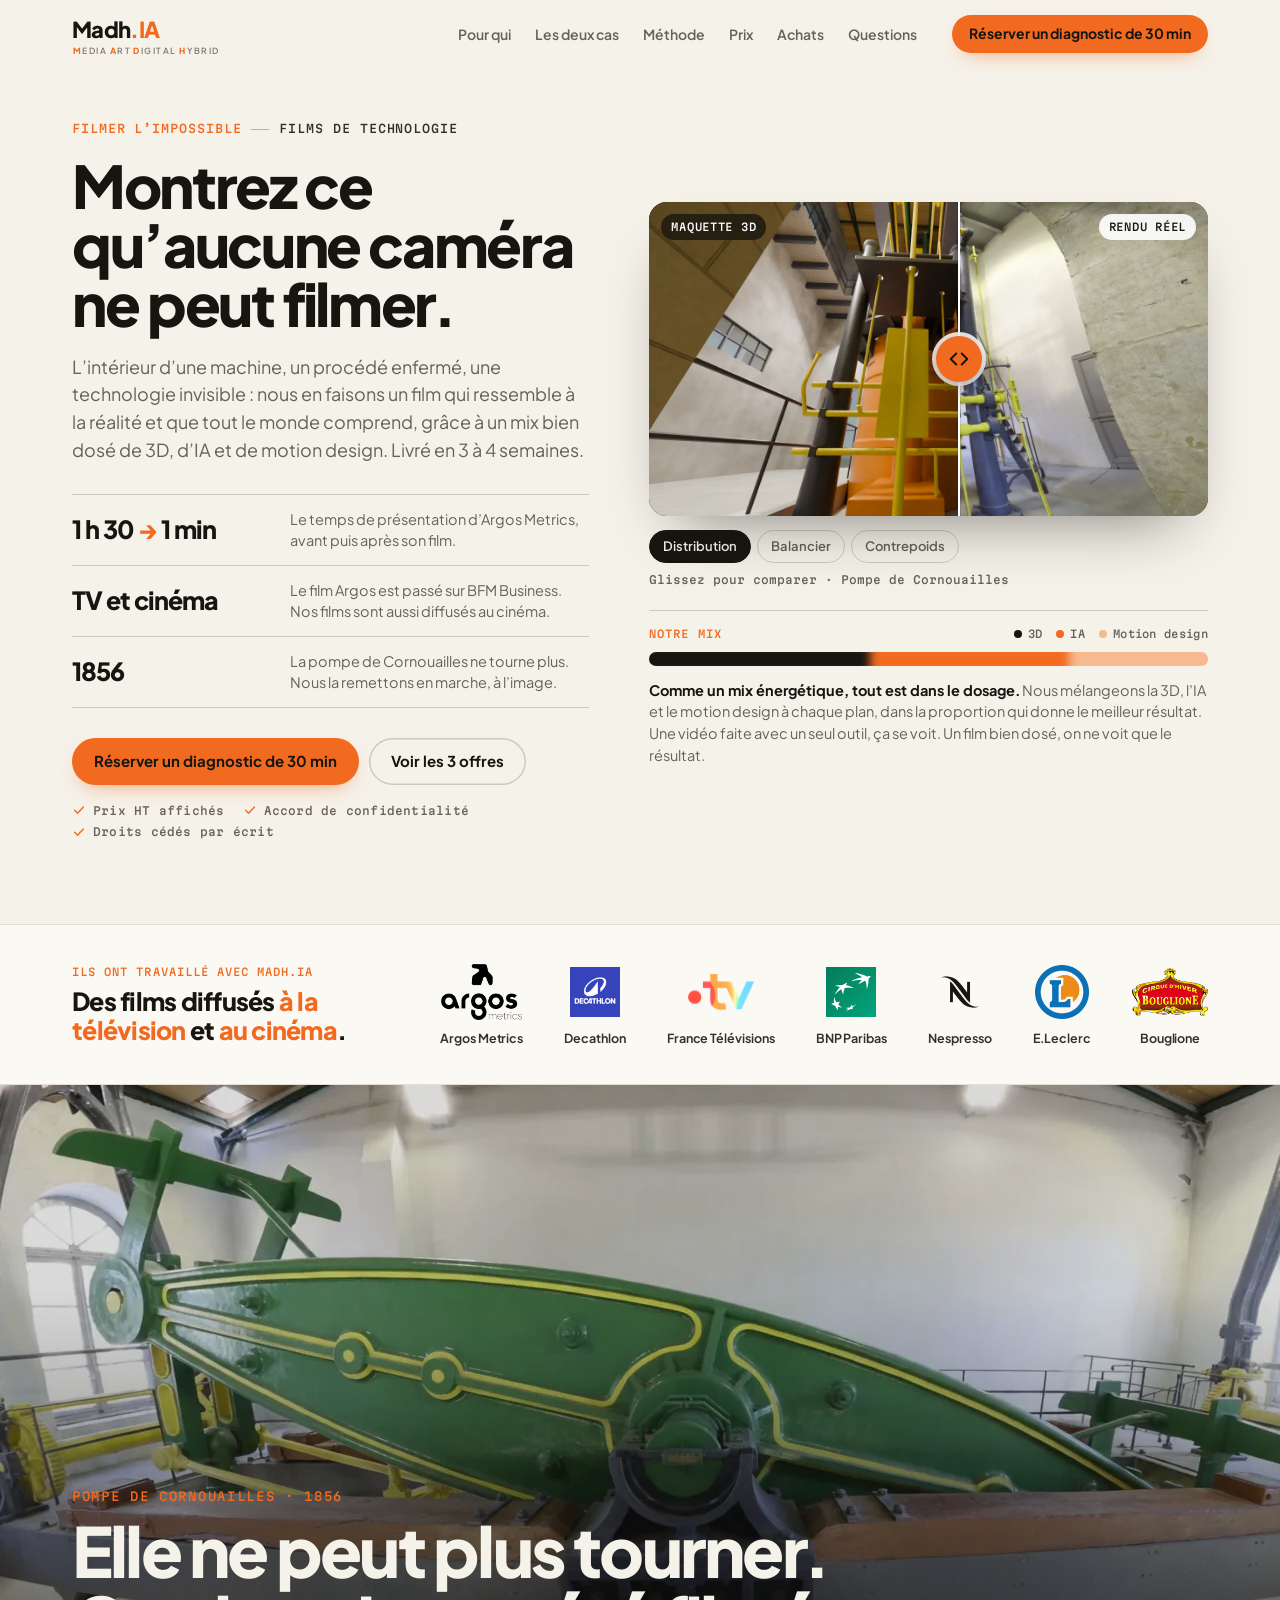
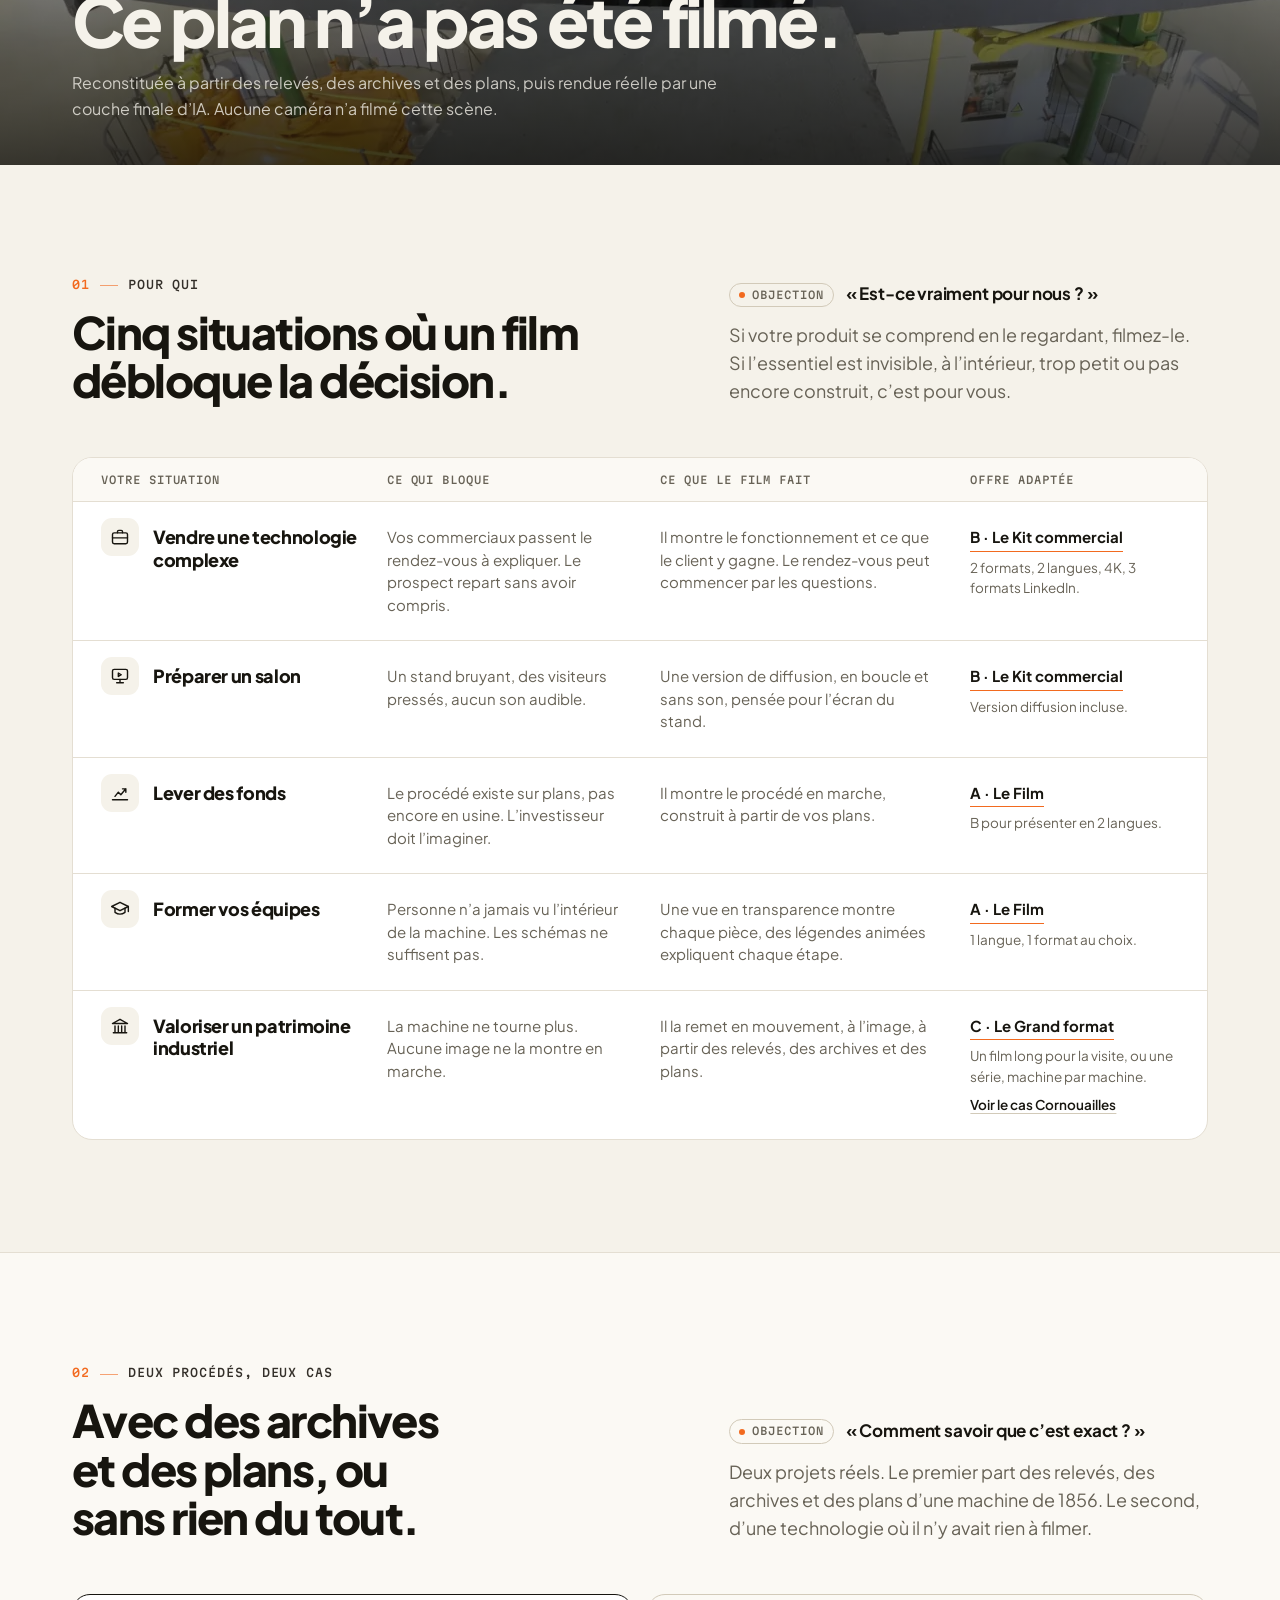
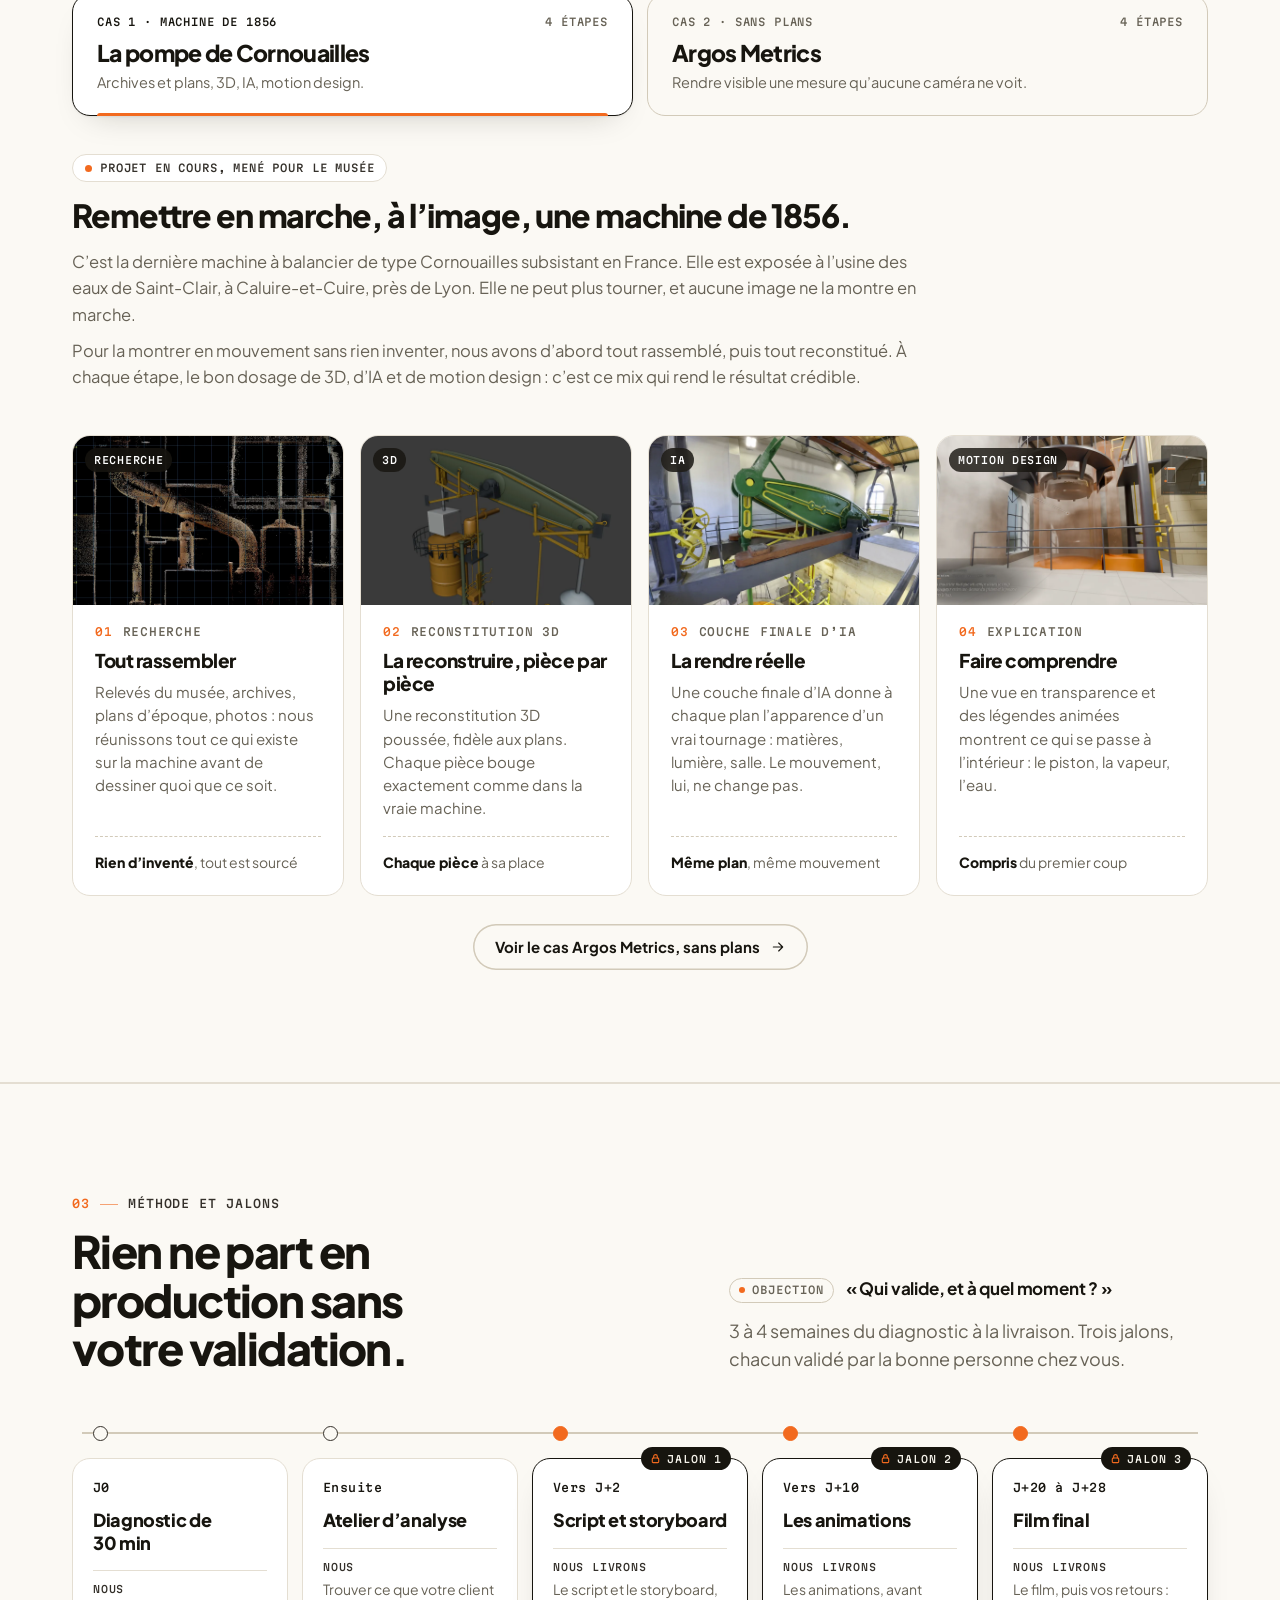
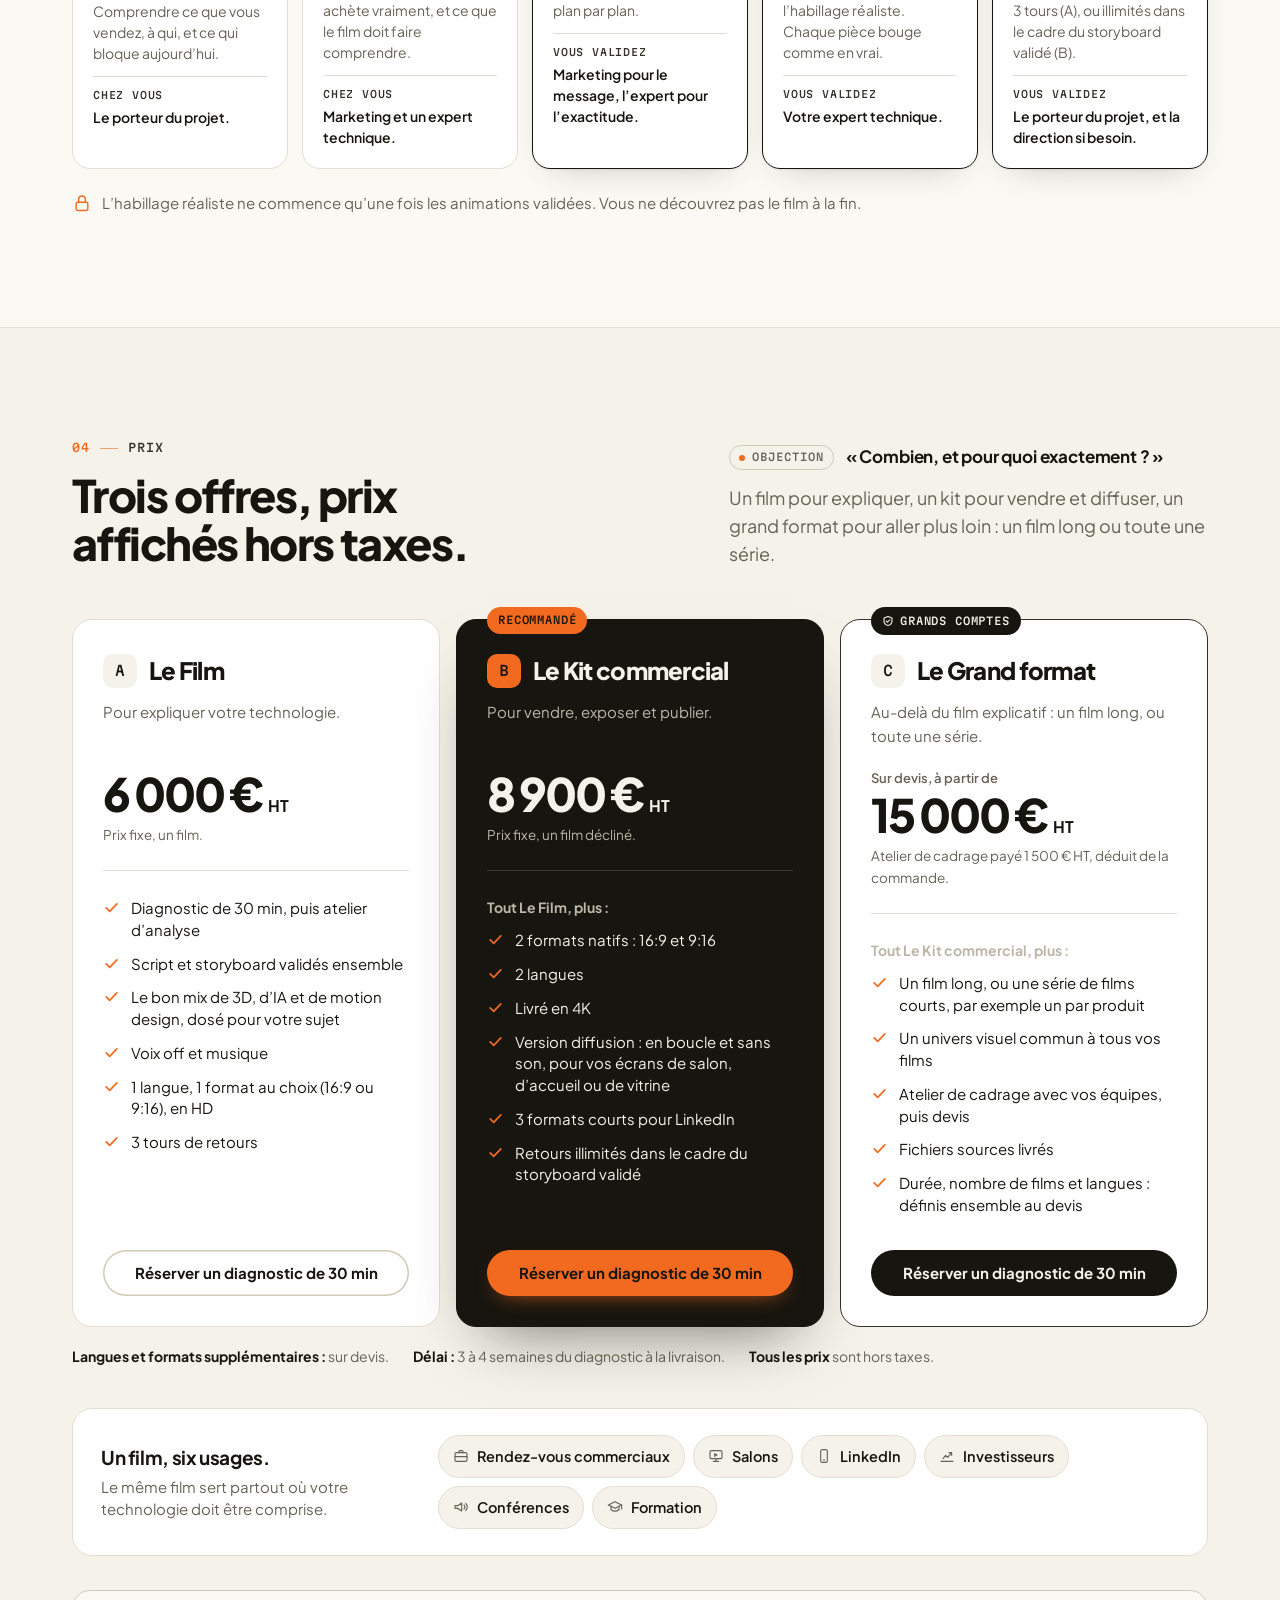
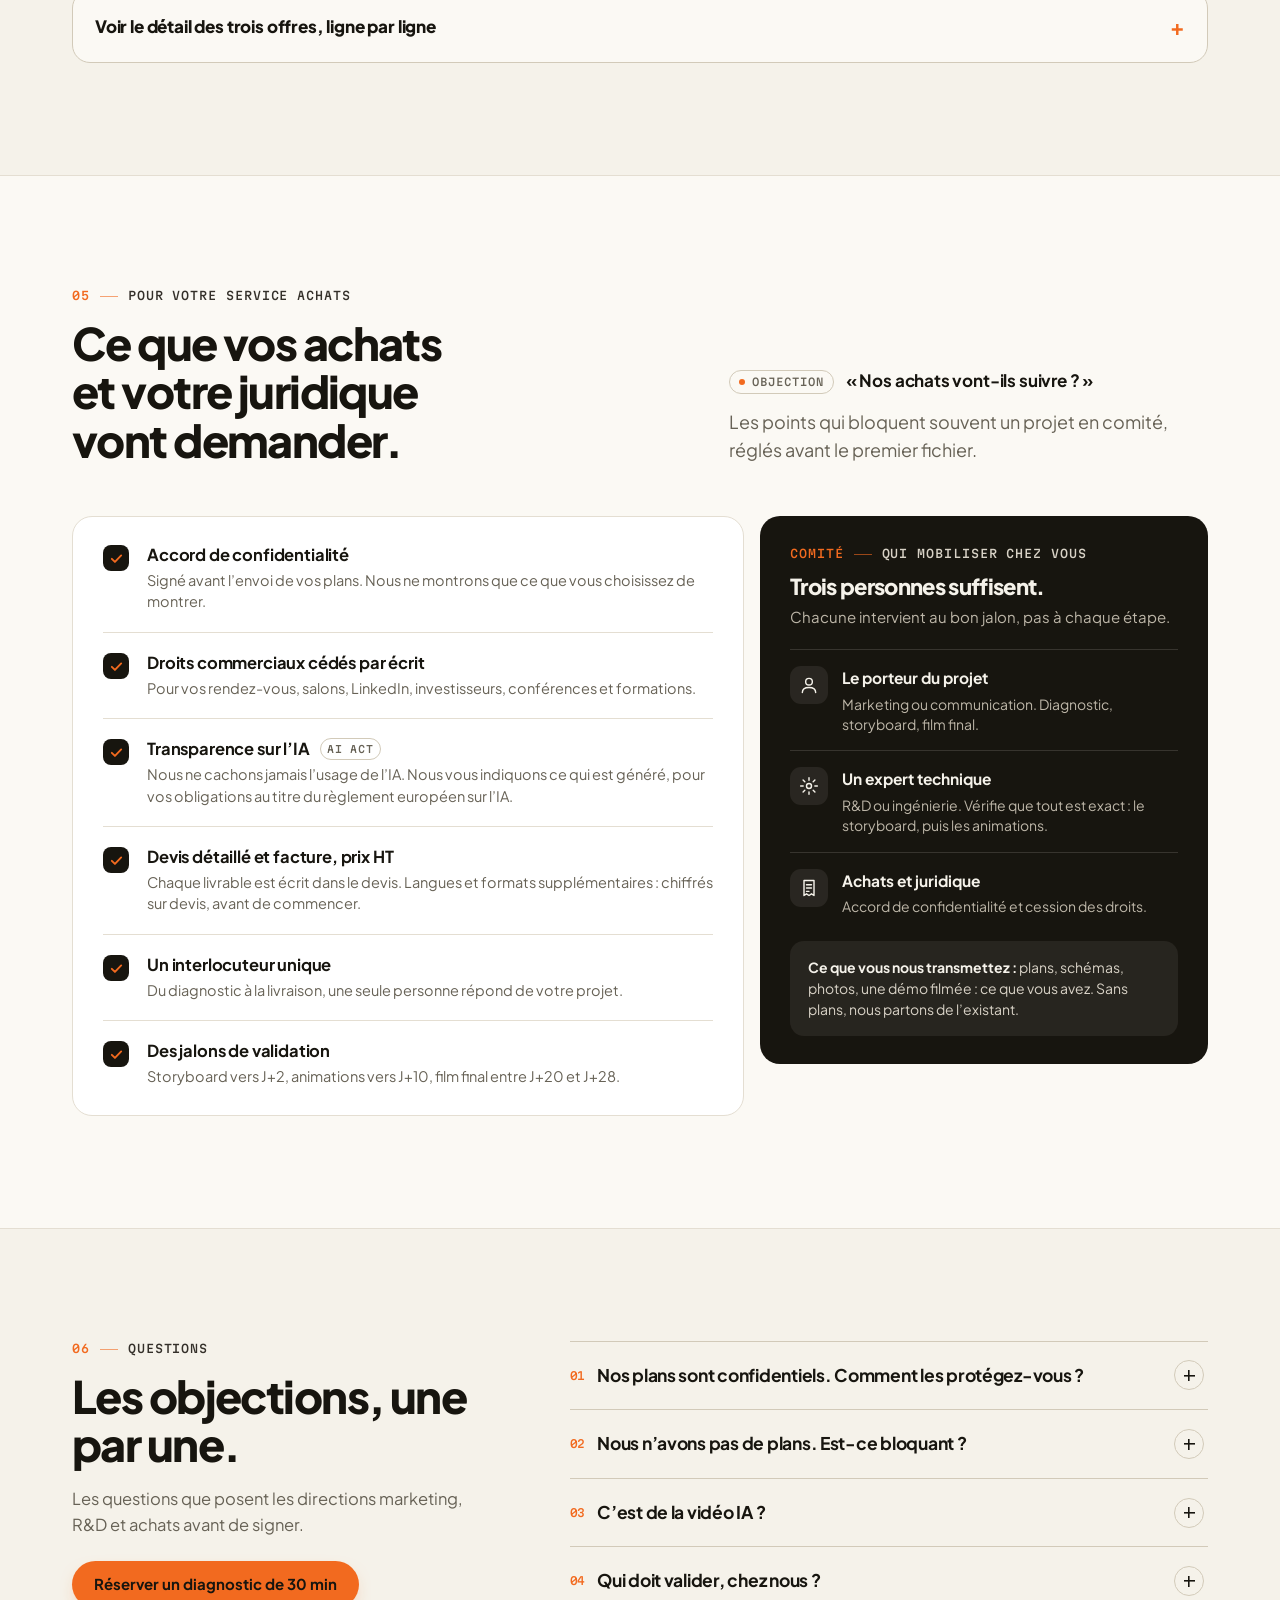
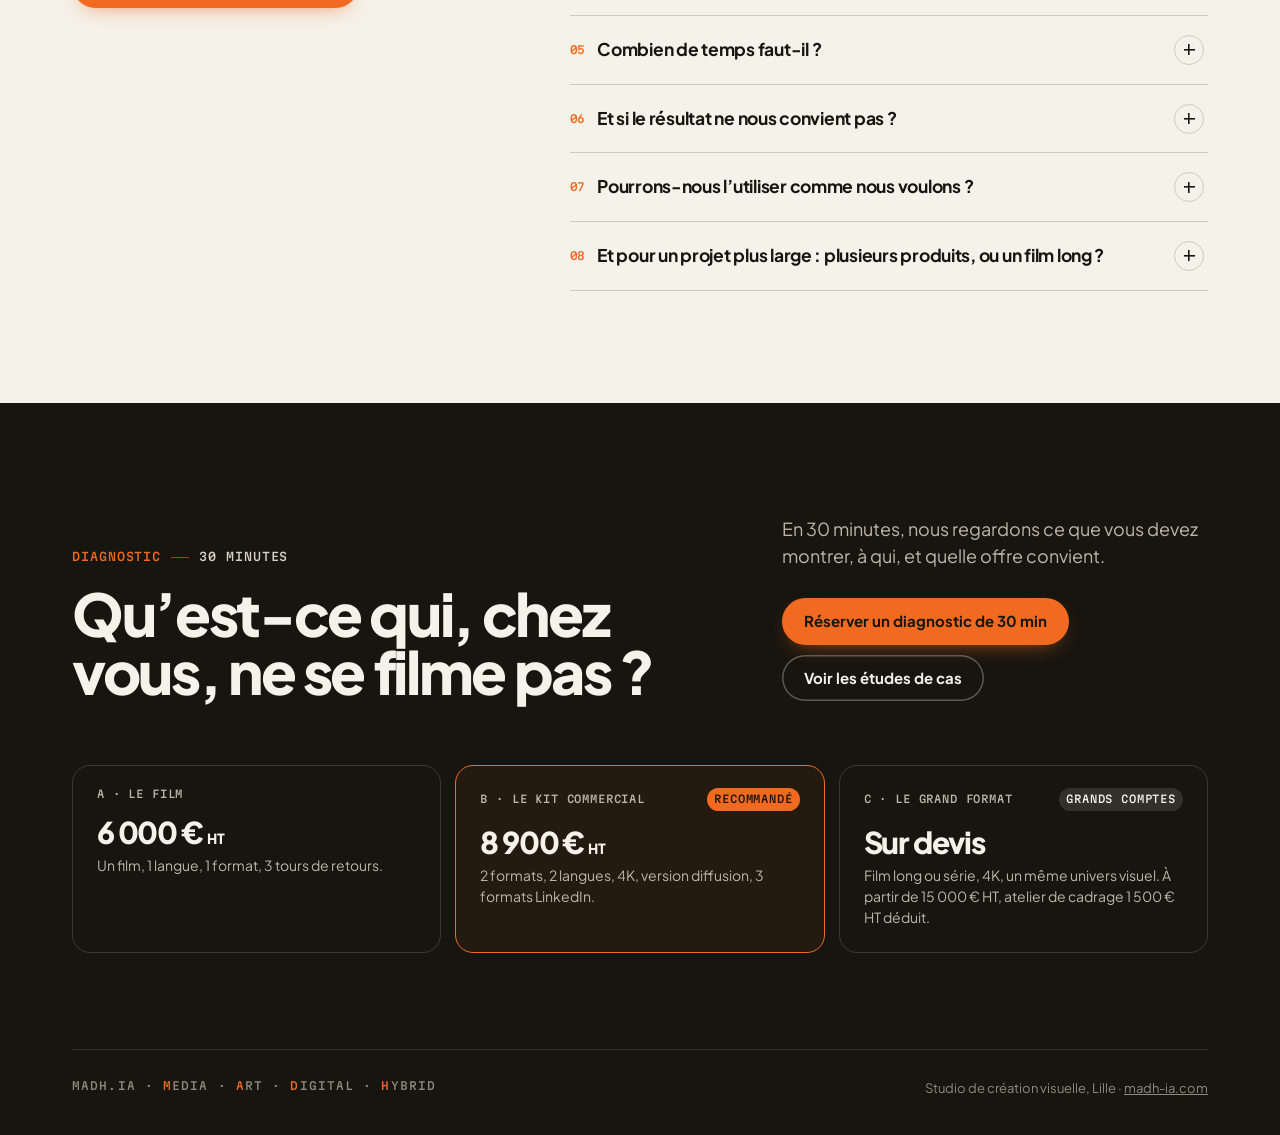
<file: index.html>
<!DOCTYPE html>

<html lang="fr">
<head>
<meta name="robots" content="noindex,nofollow">
<meta charset="utf-8"/>
<meta content="width=device-width, initial-scale=1" name="viewport"/>
<title>Filmer l’impossible · Madh.IA</title>
<meta content="Des films pour les technologies, les machines et les procédés qu’une caméra ne peut pas filmer. Un mix bien dosé de 3D, d’IA et de motion design, pour un film réaliste que tout le monde comprend." name="description"/>
<link href="https://fonts.googleapis.com" rel="preconnect"/><link crossorigin="" href="https://fonts.gstatic.com" rel="preconnect"/>
<link href="https://fonts.googleapis.com/css2?family=Plus+Jakarta+Sans:wght@400;500;600;700;800&amp;family=Martian+Mono:wght@400;500&amp;display=swap" rel="stylesheet"/>
<style>
:root{--bg:#f5f2ea;--bg2:#ece7dc;--paper:#fbf9f4;--card:#fff;--ink:#17150f;--ink2:#34302a;--mute:#676256;--mute2:#9a9487;--line:#e4ded2;--line2:#d2cab9;--acc:#f26a1f;--tint:rgba(242,106,31,.13);--hd:68px;--sh:0 1px 2px rgba(23,21,15,.05),0 14px 34px -20px rgba(23,21,15,.28);--sans:'Plus Jakarta Sans',system-ui,-apple-system,'Segoe UI',sans-serif;--mono:'Martian Mono',ui-monospace,Consolas,monospace}
*,*::before,*::after{box-sizing:border-box}
html{scroll-behavior:smooth;-webkit-text-size-adjust:100%;scroll-padding-top:calc(var(--hd) + 16px)}
body{margin:0;background:var(--bg);color:var(--ink);font:400 17px/1.6 var(--sans);overflow-x:clip;-webkit-font-smoothing:antialiased;text-rendering:optimizeLegibility}
img,video{display:block;max-width:100%}
a{color:inherit} p{margin:0} figure{margin:0} button{font:inherit;color:inherit}
h1,h2,h3,h4{margin:0;font-weight:800;letter-spacing:-.035em;line-height:1.08}
[hidden]{display:none!important}
.wrap{max-width:1200px;margin:0 auto;padding:0 32px}
.skip{position:absolute;left:-9999px;top:0}.skip:focus{left:16px;top:12px;z-index:100;background:#fff;padding:10px 14px;border-radius:10px}
:focus-visible{outline:2px solid var(--acc);outline-offset:3px}
svg.i{width:20px;height:20px;fill:none;stroke:currentColor;stroke-width:1.7;stroke-linecap:round;stroke-linejoin:round;flex:none}

/* Logo animé Madh.IA (repris du site) */
.logo{font-weight:800;letter-spacing:-.03em}
.lr{position:relative;display:inline-flex;align-items:flex-start;line-height:1.2em;white-space:nowrap}
.lr-win{display:inline-block;height:1.2em;overflow:hidden;transition:width .5s cubic-bezier(.7,0,.2,1)}
.lr-col{display:block;transition:transform .5s cubic-bezier(.7,0,.2,1)} .lr-col>span{display:block;width:max-content;height:1.2em}
.lr-leg{position:absolute;left:1px;top:100%;margin-top:2px;line-height:1.3em;font-size:8.5px;font-weight:600;letter-spacing:.17em;text-transform:uppercase;color:color-mix(in srgb,currentColor 55%,transparent)}
.lr-leg b{color:var(--acc);font-weight:800}

/* En-tête collant */
.hd{position:sticky;top:0;z-index:50;background:rgba(245,242,234,.9);-webkit-backdrop-filter:saturate(1.4) blur(14px);backdrop-filter:saturate(1.4) blur(14px);border-bottom:1px solid transparent;transition:border-color .3s}
.hd.on{border-bottom-color:var(--line)}
.hd .wrap{display:flex;align-items:center;gap:24px;height:var(--hd)}
.hd .logo{font-size:22px;text-decoration:none;margin-top:-8px}
.nav{display:flex;gap:2px;margin-left:auto}
.nav a{font-size:14px;font-weight:600;color:var(--mute);text-decoration:none;padding:8px 11px;border-radius:999px;transition:color .2s,background .2s;white-space:nowrap}
.nav a:hover{color:var(--ink)} .nav a.act{color:var(--ink);background:rgba(23,21,15,.065)}
.hd-btn{flex:none} .hd-btn .sm{display:none}

/* Boutons */
.btn{display:inline-flex;align-items:center;justify-content:center;gap:10px;font:700 15px/1.1 var(--sans);padding:15px 22px;border-radius:999px;text-decoration:none;border:0;cursor:pointer;transition:transform .15s,box-shadow .2s,background .2s;white-space:nowrap}
.btn:hover{transform:translateY(-1px)}
.btn-o{background:var(--acc);color:var(--ink);box-shadow:0 8px 22px -12px rgba(242,106,31,.9)}
.btn-k{background:var(--ink);color:var(--bg)}
.btn-l{background:transparent;color:var(--ink);box-shadow:inset 0 0 0 1.5px var(--line2)} .btn-l:hover{box-shadow:inset 0 0 0 1.5px var(--ink)}
.btn-gl{background:transparent;color:var(--bg);box-shadow:inset 0 0 0 1.5px rgba(245,242,234,.3)} .btn-gl:hover{box-shadow:inset 0 0 0 1.5px var(--bg)}
.btn-s{padding:11px 17px;font-size:14px}
.btn .i{width:16px;height:16px}

/* Typo commune */
.eb{display:flex;align-items:center;gap:10px;font:500 11.5px/1.3 var(--mono);letter-spacing:.08em;text-transform:uppercase;color:var(--ink2)}
.eb .n{color:var(--acc)}
.eb .n::after{content:"";display:inline-block;width:18px;height:1px;background:currentColor;vertical-align:middle;margin-left:10px;opacity:.6}
.lead{font-size:18px;line-height:1.55;color:var(--mute)}
.sec{padding:112px 0;position:relative}
.alt{background:var(--paper);border-top:1px solid var(--line);border-bottom:1px solid var(--line)}
.sh{display:grid;grid-template-columns:minmax(0,1.1fr) minmax(0,.9fr);gap:24px 72px;align-items:end;margin-bottom:52px}
.sh h2{font-size:clamp(31px,3.5vw,48px);margin-top:16px;max-width:17ch;text-wrap:balance}
.obj{display:flex;flex-wrap:wrap;align-items:baseline;gap:6px 12px;font-weight:700;font-size:17px;letter-spacing:-.01em;color:var(--ink);margin-bottom:12px}
.obj span{display:inline-flex;align-items:center;gap:7px;font:500 10.5px/1 var(--mono);letter-spacing:.09em;text-transform:uppercase;color:var(--mute);padding:6px 9px;border:1px solid var(--line2);border-radius:999px;transform:translateY(-2px)}
.obj span::before{content:"";width:6px;height:6px;border-radius:50%;background:var(--acc)}
.card{background:var(--card);border:1px solid var(--line);border-radius:20px}

/* Héros */
.hero{padding:52px 0 84px}
.hero .wrap{display:grid;grid-template-columns:minmax(0,1fr) minmax(0,1.08fr);grid-template-areas:"t v" "m v";column-gap:60px;align-items:start}
.h-t{grid-area:t} .h-m{grid-area:m} .hv{grid-area:v;align-self:center;margin-top:8px}
.hero h1{font-size:clamp(38px,4.6vw,64px);letter-spacing:-.04em;line-height:1;margin:20px 0 20px;text-wrap:balance}
.hero .lead{font-size:18px;max-width:33em}
.proofs{margin:30px 0 30px;padding:0;border-top:1px solid var(--line2)}
.proofs div{display:grid;grid-template-columns:200px minmax(0,1fr);gap:18px;align-items:center;padding:14px 0;border-bottom:1px solid var(--line2)}
.proofs dt{font-size:25px;font-weight:800;letter-spacing:-.04em;line-height:1.1;white-space:nowrap}
.proofs dt .ar{color:var(--acc)}
.proofs dd{margin:0;font-size:14.5px;line-height:1.45;color:var(--mute)}
.ctas{display:flex;flex-wrap:wrap;gap:10px;align-items:center}
.reass{display:flex;flex-wrap:wrap;gap:6px 18px;margin-top:18px;font:500 11px/1.4 var(--mono);color:var(--mute);letter-spacing:.02em}
.reass span{display:inline-flex;align-items:center;gap:7px}
.reass .i{width:14px;height:14px;color:var(--acc);stroke-width:2.4}

/* Comparateur glissant */
.cmp{position:relative;aspect-ratio:16/9;border-radius:18px;overflow:hidden;background:#0d0c0a;--p:50%;user-select:none;-webkit-user-select:none;touch-action:pan-y;cursor:ew-resize;isolation:isolate}
.cmp.ar43{aspect-ratio:4/3}
.cmp>img,.cmp>video{position:absolute;inset:0;width:100%;height:100%;object-fit:cover;pointer-events:none}
.cmp .cmp-b{clip-path:inset(0 0 0 var(--p))}
.cmp-line{position:absolute;top:0;bottom:0;left:var(--p);width:2px;margin-left:-1px;background:#fff;z-index:2;box-shadow:0 0 0 1px rgba(0,0,0,.08)}
.cmp-knob{position:absolute;top:50%;left:var(--p);z-index:3;width:46px;height:46px;margin:-23px 0 0 -23px;border-radius:50%;background:var(--acc);color:var(--ink);display:grid;place-items:center;box-shadow:0 6px 22px rgba(0,0,0,.35),0 0 0 4px rgba(255,255,255,.9);transition:transform .15s}
.cmp.drag .cmp-knob,.cmp-knob:hover{transform:scale(1.08)}
.cmp-knob .i{width:22px;height:22px;stroke-width:2.2}
.tag{position:absolute;top:12px;z-index:2;font:500 10.5px/1 var(--mono);letter-spacing:.07em;text-transform:uppercase;padding:8px 10px;border-radius:999px;background:rgba(23,21,15,.78);color:#fff;-webkit-backdrop-filter:blur(6px);backdrop-filter:blur(6px);pointer-events:none;white-space:nowrap}
.tag.tl{left:12px} .tag.tr{right:12px;background:rgba(255,255,255,.9);color:var(--ink)}
.hv .cmp{box-shadow:0 30px 60px -30px rgba(23,21,15,.55)}
.hv-bar{display:flex;justify-content:space-between;align-items:center;gap:10px 16px;margin-top:14px;flex-wrap:wrap}
.chips{display:flex;gap:6px;flex-wrap:wrap}
.chip{font-weight:600;font-size:13px;line-height:1;padding:9px 13px;border-radius:999px;border:1px solid var(--line2);background:transparent;cursor:pointer;color:var(--mute);transition:.2s}
.chip:hover{color:var(--ink);border-color:var(--ink)}
.chip[aria-pressed=true]{background:var(--ink);color:var(--bg);border-color:var(--ink)}
.hint{font:500 11px/1.3 var(--mono);color:var(--mute)}
.l3{list-style:none;margin:22px 0 0;padding:0;display:grid;grid-template-columns:repeat(3,minmax(0,1fr));border-top:1px solid var(--line2)}
.l3 li{padding:14px 14px 0 0;font-size:14px;line-height:1.4;color:var(--mute);counter-increment:l3}
.l3 li::before{content:"0" counter(l3);display:block;font:500 10.5px/1 var(--mono);color:var(--acc);margin-bottom:8px}
.l3 b{display:block;color:var(--ink);font-size:15px;letter-spacing:-.01em}

/* Bandeau clients */
.logos{padding:26px 0;border-top:1px solid var(--line);border-bottom:1px solid var(--line);background:var(--paper)}
.logos .wrap{display:flex;align-items:center;gap:40px}
.logos p{font:500 10.5px/1.5 var(--mono);color:var(--mute);text-transform:uppercase;letter-spacing:.09em;flex:none;width:150px}
.logos ul{display:flex;flex-wrap:wrap;justify-content:space-between;align-items:center;gap:10px 30px;flex:1;list-style:none;margin:0;padding:0}
.logos li{font-weight:800;font-size:18px;letter-spacing:-.025em;color:#8a8478;white-space:nowrap}

/* Pour qui */
.sit-t{overflow:hidden}
.sit-h,.sit{display:grid;grid-template-columns:minmax(0,1.05fr) minmax(0,1fr) minmax(0,1.15fr) minmax(0,.85fr);gap:28px}
.sit-h{font:500 10.5px/1.3 var(--mono);text-transform:uppercase;letter-spacing:.09em;color:var(--mute);background:var(--paper);border-bottom:1px solid var(--line);padding:15px 28px}
.sit{padding:24px 28px;align-items:start}
.sit+.sit{border-top:1px solid var(--line)}
.sit h3{font-size:18px;letter-spacing:-.02em;line-height:1.25;display:flex;gap:14px;align-items:flex-start}
.ic{width:38px;height:38px;border-radius:11px;background:var(--bg);display:grid;place-items:center;flex:none;color:var(--ink)}
.sit h3 .ic{margin-top:-8px}
.sit p{font-size:15px;line-height:1.5;color:var(--mute)}
.fit a{display:inline-flex;align-items:center;gap:8px;font-weight:700;font-size:15px;color:var(--ink);text-decoration:none;border-bottom:1.5px solid var(--acc);padding-bottom:2px}
.fit span{display:block;font-size:13.5px;margin-top:6px;color:var(--mute)}
.fit .lk2{display:inline-block;margin-top:8px;font-size:13.5px;font-weight:600;color:var(--ink);background:none;border:0;padding:0;cursor:pointer;text-decoration:underline;text-underline-offset:3px;text-decoration-color:var(--line2)}

/* Onglets des cas */
.tabs{display:grid;grid-template-columns:1fr 1fr;gap:14px;margin-bottom:36px}
.tab{position:relative;text-align:left;padding:20px 24px 22px;border-radius:18px;border:1px solid var(--line2);background:transparent;cursor:pointer;transition:background .2s,border-color .2s,box-shadow .2s}
.tab:hover{border-color:var(--ink)}
.tab .tk{display:flex;justify-content:space-between;gap:10px;font:500 10.5px/1.3 var(--mono);text-transform:uppercase;letter-spacing:.08em;color:var(--mute)}
.tab b{display:block;font-size:23px;font-weight:800;letter-spacing:-.03em;line-height:1.15;margin:12px 0 5px}
.tab .ts{display:block;font-size:14.5px;line-height:1.45;color:var(--mute)}
.tab[aria-selected=true]{background:var(--card);border-color:var(--ink);box-shadow:var(--sh)}
.tab[aria-selected=true]::after{content:"";position:absolute;left:24px;right:24px;bottom:-1px;height:3px;border-radius:3px 3px 0 0;background:var(--acc)}
.tab[aria-selected=true] .tk span:first-child{color:var(--ink)}
.pan:focus{outline:none}
.ci{display:grid;grid-template-columns:minmax(0,1.15fr) minmax(0,1fr);gap:56px;align-items:start;margin-bottom:44px}
.ci h3{font-size:clamp(25px,2.5vw,34px);margin:16px 0 16px;text-wrap:balance}
.ci p:not(.badge){color:var(--mute);font-size:16.5px} .ci p+p{margin-top:10px}
.badge{display:inline-flex;align-items:center;gap:8px;font:500 10.5px/1 var(--mono);text-transform:uppercase;letter-spacing:.08em;padding:8px 12px;border-radius:999px;background:var(--card);border:1px solid var(--line);color:var(--ink2)}
.badge i{width:7px;height:7px;border-radius:50%;background:var(--acc)}
.kf{display:grid;grid-template-columns:1fr 1fr;background:var(--card);border:1px solid var(--line);border-radius:18px;overflow:hidden}
.kf div{padding:20px 22px;border-right:1px solid var(--line);border-bottom:1px solid var(--line)}
.kf div:nth-child(2n){border-right:0}
.kf div:nth-last-child(-n+2){border-bottom:0}
.kf .w{grid-column:1/-1;border-right:0;border-bottom:1px solid var(--line)!important}
.kf b{display:block;font-size:32px;font-weight:800;letter-spacing:-.045em;line-height:1.1;margin-bottom:6px}
.kf b.t{font-size:21px;letter-spacing:-.03em;line-height:1.2}
.kf b .ar{color:var(--acc)}
.kf>div>span{display:block;font-size:13.5px;line-height:1.4;color:var(--mute)}
.track{display:grid;position:relative;margin-bottom:8px}
.track.t6{grid-template-columns:repeat(6,1fr)} .track.t4{grid-template-columns:repeat(4,1fr)}
.track::before{content:"";position:absolute;top:15px;height:1.5px;background:var(--line2)}
.track.t6::before{left:8.333%;right:8.333%} .track.t4::before{left:12.5%;right:12.5%}
.track a{position:relative;display:flex;flex-direction:column;align-items:center;gap:9px;text-decoration:none;font-weight:700;font-size:13.5px;color:var(--ink2);padding-bottom:12px;text-align:center}
.track a .d{width:31px;height:31px;border-radius:50%;background:var(--card);border:1.5px solid var(--ink);display:grid;place-items:center;font:500 10.5px/1 var(--mono);color:var(--ink);transition:.2s}
.track a:hover .d{background:var(--ink);color:var(--bg)}
.band{display:grid;gap:6px;margin-bottom:24px}
.band.b6{grid-template-columns:4fr 1fr 1fr} .band.b4{grid-template-columns:1fr 1fr 1fr 1fr}
.band div{font:500 10.5px/1.35 var(--mono);text-transform:uppercase;letter-spacing:.06em;padding:9px 10px;border-radius:9px;background:var(--bg2);color:var(--ink2);text-align:center}
.band div:last-child{background:var(--ink);color:var(--bg)}
.band.b6 div:nth-child(2){background:#d9d1c1}
.steps{display:grid;gap:16px}
.steps.s6{grid-template-columns:repeat(3,minmax(0,1fr))} .steps.s4{grid-template-columns:repeat(4,minmax(0,1fr))}
.step{background:var(--card);border:1px solid var(--line);border-radius:18px;overflow:hidden;display:flex;flex-direction:column;scroll-margin-top:calc(var(--hd) + 24px)}
.step-m{position:relative;aspect-ratio:16/10;background:#0f0e0c;overflow:hidden}
.step-m img,.step-m video{width:100%;height:100%;object-fit:cover}
.lay{position:absolute;left:12px;top:12px;font:500 10px/1 var(--mono);text-transform:uppercase;letter-spacing:.07em;background:rgba(23,21,15,.8);color:#fff;padding:7px 9px;border-radius:999px;-webkit-backdrop-filter:blur(6px);backdrop-filter:blur(6px)}
.lay.o{background:var(--acc);color:var(--ink)}
.step-b{padding:20px 22px 22px;display:flex;flex-direction:column;flex:1}
.step-n{display:flex;gap:10px;font:500 11px/1.3 var(--mono);text-transform:uppercase;letter-spacing:.07em;color:var(--mute)}
.step-n b{color:var(--acc);font-weight:500}
.step h4{font-size:19px;letter-spacing:-.025em;line-height:1.22;margin:10px 0 8px}
.step p.tx{font-size:15px;line-height:1.55;color:var(--mute)}
.fact{margin-top:auto;padding-top:16px}
.fact span{display:block;padding-top:14px;border-top:1px dashed var(--line2);font-size:14px;color:var(--mute)}
.fact b{color:var(--ink);font-weight:800}
.ana{background:var(--ink);color:var(--bg);display:flex;align-items:center;padding:14px 16px}
.ana-in{width:100%}
.ana .x{display:flex;align-items:center;gap:8px;flex-wrap:wrap;font:500 10px/1.3 var(--mono);text-transform:uppercase;letter-spacing:.06em;margin-bottom:9px}
.ana .x s{color:var(--mute2);text-decoration-color:var(--acc);text-decoration-thickness:2px}
.ana .x .i{width:13px;height:13px;color:var(--acc)}
.ana .x span{color:var(--bg)}
.ana ul{list-style:none;margin:0;padding:0;display:grid;gap:5px}
.ana li{display:flex;align-items:center;gap:10px;font-weight:700;font-size:14px;line-height:1.2;padding:7px 10px;border:1px solid rgba(245,242,234,.16);border-radius:9px}
.ana li .i{width:16px;height:16px;color:var(--acc)}
.prec{display:grid;grid-template-columns:minmax(0,1.4fr) minmax(0,.6fr);gap:16px;margin-top:16px}
.chart{padding:30px 32px}
.chart h4{font-size:22px;letter-spacing:-.03em;margin:14px 0 6px}
.chart .sub{font-size:15px;color:var(--mute)}
.lgd{display:flex;flex-wrap:wrap;gap:8px 20px;margin:22px 0 6px;font-size:13.5px;color:var(--mute)}
.lgd span{display:inline-flex;align-items:center;gap:8px}
.lgd i{width:12px;height:12px;border-radius:3px;background:var(--line2)} .lgd i.s1{background:var(--ink)}
.bgp{margin-top:20px}
.bgp p{display:flex;justify-content:space-between;align-items:baseline;gap:12px;font-weight:700;font-size:15px;margin-bottom:9px}
.delta{font:500 11px/1 var(--mono);padding:6px 8px;border-radius:999px;background:var(--tint);color:var(--ink);white-space:nowrap}
.br{position:relative;height:30px;border-radius:7px;background:var(--bg);margin-bottom:6px}
.br span{position:absolute;left:0;top:0;bottom:0;width:var(--v);border-radius:7px;background:var(--line2)}
.br.s1 span{background:var(--ink)}
.br b{position:absolute;top:50%;left:var(--v);transform:translate(calc(-100% - 10px),-50%);font-size:13.5px;font-weight:800;color:var(--ink)}
.br.s1 b{color:#fff}
.note{font-size:14px;color:var(--mute);margin-top:20px;padding-top:16px;border-top:1px solid var(--line)}
.ecart{padding:16px;display:flex;flex-direction:column}
.ecart img{width:100%;height:auto;border-radius:10px;background:#111}
.ecart figcaption,.fig figcaption{font-size:14px;line-height:1.5;color:var(--mute);margin-top:12px}
.fig figcaption b,.ecart figcaption b{color:var(--ink)}
.duo{display:grid;grid-template-columns:minmax(0,1.25fr) minmax(0,.75fr);gap:16px;margin-top:16px}
.fig{padding:14px}
.fig .cmp{border-radius:12px}
.liv{padding:28px 28px 26px;display:flex;flex-direction:column}
.liv h4{font-size:20px;letter-spacing:-.025em;margin:14px 0 14px}
.lv{list-style:none;margin:0;padding:0}
.lv li{display:flex;gap:12px;align-items:flex-start;padding:10px 0;border-bottom:1px solid var(--line);font-size:15px;line-height:1.45}
.lv li:last-child{border-bottom:0}
.lv .i{width:18px;height:18px;margin-top:1px;color:var(--mute)}
.st{margin-top:auto;padding-top:16px;font-size:13.5px;color:var(--mute);display:flex;gap:8px;align-items:center}
.st i{width:7px;height:7px;border-radius:50%;background:var(--acc);flex:none}
.d2{grid-template-columns:minmax(0,1fr) minmax(0,1fr)}
.quote{background:var(--ink);color:var(--bg);border-radius:20px;padding:36px 36px 30px;display:flex;flex-direction:column}
.quote .qm{width:38px;height:30px;color:var(--acc)}
.quote blockquote{margin:22px 0 0}
.quote .by{margin-bottom:28px}
.quote .bfm{grid-template-columns:minmax(0,1fr);gap:12px}.quote .bfm-l{justify-self:start}
.quote blockquote p{font-size:clamp(20px,1.65vw,23px);font-weight:700;letter-spacing:-.025em;line-height:1.32;text-wrap:pretty}
.quote .by{margin-top:18px;font-size:14.5px;color:#bdb6a8} .quote .by b{color:var(--bg)}
.bfm{margin-top:auto;padding-top:22px;border-top:1px solid rgba(245,242,234,.15);display:grid;grid-template-columns:auto 1fr;gap:16px;align-items:center}
.bfm-l{font:500 11px/1.25 var(--mono);text-transform:uppercase;letter-spacing:.08em;border:1px solid var(--acc);color:var(--bg);padding:10px 11px;border-radius:10px;text-align:center}
.bfm p{font-size:14px;line-height:1.5;color:#bdb6a8}
.d3{grid-template-columns:minmax(0,1.35fr) minmax(0,.65fr)}
.film{padding:14px}
.film video{width:100%;aspect-ratio:16/9;object-fit:contain;border-radius:12px;background:#000}
.film figcaption{display:flex;justify-content:space-between;flex-wrap:wrap;gap:6px 16px;font-size:14px;color:var(--mute);margin-top:12px}
.film figcaption b{color:var(--ink)}
.suites{display:flex;flex-direction:column;gap:12px;justify-content:center}
.suites>.eb{margin:4px 0 2px}
.sui{padding:12px;display:grid;grid-template-columns:minmax(0,.9fr) minmax(0,1fr);gap:18px;align-items:center}
.sui img{width:100%;height:auto;aspect-ratio:16/10;object-fit:cover;border-radius:9px}
.sui figcaption{font-size:14px;line-height:1.45;color:var(--mute)}
.sui figcaption b{display:block;color:var(--ink);font-size:15px;margin-bottom:2px}
.lk{display:inline-flex;align-items:center;gap:8px;font-weight:700;font-size:15px;text-decoration:none;margin-top:6px}
.lk .i{width:16px;height:16px;color:var(--acc);transition:transform .2s} .lk:hover .i{transform:translateX(3px)}
.swap{margin-top:28px;display:flex;justify-content:center}

/* Livrables */
.dl{display:grid;grid-template-columns:repeat(4,minmax(0,1fr));gap:14px}
.dli{padding:22px 22px 20px;display:flex;flex-direction:column;gap:12px;min-height:236px}
.dli h3{font-size:17.5px;letter-spacing:-.02em;line-height:1.25;margin-top:4px}
.dli p{font-size:14.5px;line-height:1.5;color:var(--mute)}
.pls{margin-top:auto;display:flex;gap:6px;align-items:center;padding-top:6px}
.pl{width:26px;height:26px;border-radius:8px;font:500 11px/24px var(--mono);text-align:center;border:1px solid var(--line);color:#c4bcac}
.pl.on{background:var(--ink);color:var(--bg);border-color:var(--ink)}
.pl.dv{border:1px dashed var(--ink2);color:var(--ink2)}
.pls small{font-size:12px;color:var(--mute);margin-left:4px}
.pl-lg{display:flex;flex-wrap:wrap;gap:8px 22px;margin-top:16px;font-size:13.5px;color:var(--mute)}
.pl-lg span{display:inline-flex;align-items:center;gap:8px}
.pl-lg .pl{width:18px;height:18px;line-height:16px;font-size:0;border-radius:5px}
.uses{margin-top:40px;padding:26px 28px;display:grid;grid-template-columns:minmax(0,.8fr) minmax(0,2fr);gap:20px 40px;align-items:center}
.uses p{font-size:15px;color:var(--mute);line-height:1.5} .uses p b{display:block;color:var(--ink);font-size:19px;letter-spacing:-.02em;margin-bottom:4px}
.uses ul{list-style:none;margin:0;padding:0;display:flex;flex-wrap:wrap;gap:8px}
.uses li{display:inline-flex;align-items:center;gap:8px;font-weight:600;font-size:14.5px;padding:9px 14px;border-radius:999px;background:var(--bg);border:1px solid var(--line)}
.uses li .i{width:16px;height:16px;color:var(--mute)}

/* Méthode */
.ms{list-style:none;margin:0;padding:34px 0 0;display:grid;grid-template-columns:repeat(5,minmax(0,1fr));gap:14px;position:relative}
.ms::before{content:"";position:absolute;top:8px;left:10px;right:10px;height:1.5px;background:var(--line2)}
.ms li{position:relative;background:var(--card);border:1px solid var(--line);border-radius:18px;padding:22px 20px 20px;display:flex;flex-direction:column}
.ms li::before{content:"";position:absolute;top:-33px;left:20px;width:15px;height:15px;border-radius:50%;background:var(--paper);border:1.5px solid var(--ink2)}
.ms li.j{border-color:var(--ink);box-shadow:var(--sh)}
.ms li.j::before{background:var(--acc);border-color:var(--acc)}
.when{font:500 11.5px/1.2 var(--mono);letter-spacing:.04em;color:var(--ink);white-space:nowrap}
.jb{position:absolute;top:-12px;right:16px;display:inline-flex;align-items:center;gap:6px;font:500 10px/1 var(--mono);text-transform:uppercase;letter-spacing:.08em;padding:6px 9px;border-radius:999px;background:var(--ink);color:var(--bg)}
.jb .i{width:11px;height:11px;stroke-width:2.4;color:var(--acc)}
.ms h3{font-size:18px;letter-spacing:-.02em;line-height:1.25;margin:14px 0 4px}
.ms .r{font-size:14px;line-height:1.5;color:var(--mute);padding-top:12px;margin-top:12px;border-top:1px solid var(--line)}
.ms .r b{display:block;font:500 10px/1.3 var(--mono);text-transform:uppercase;letter-spacing:.08em;color:var(--ink2);margin-bottom:5px}
.ms .r.v{color:var(--ink);font-weight:600}
.ms-note{margin-top:22px;display:flex;align-items:center;gap:10px;font-size:15px;color:var(--mute)}
.ms-note .i{color:var(--acc)}

/* Prix */
.plans{display:grid;grid-template-columns:repeat(3,minmax(0,1fr));gap:16px;align-items:stretch}
.plan{position:relative;padding:34px 30px 30px;display:flex;flex-direction:column}
.plan.rec{background:var(--ink);color:var(--bg);border-color:var(--ink);box-shadow:0 30px 60px -30px rgba(23,21,15,.6)}
.plan .pk{display:flex;align-items:center;gap:12px}
.pk .lt{width:34px;height:34px;border-radius:10px;display:grid;place-items:center;font:500 14px/1 var(--mono);background:var(--bg);color:var(--ink)}
.rec .pk .lt{background:var(--acc)}
.plan h3{font-size:24px;letter-spacing:-.03em}
.plan .for{font-size:15px;color:var(--mute);margin-top:12px;min-height:46px}
.rec .for,.rec .pn{color:#bdb6a8}
.price{margin-top:24px;font-size:46px;font-weight:800;letter-spacing:-.05em;line-height:1;white-space:nowrap}
.price small{font-size:16px;letter-spacing:0;font-weight:700;margin-left:6px}
.price .from{display:block;font-size:13px;font-weight:600;letter-spacing:0;color:var(--mute);margin-bottom:6px}
.pn{font-size:13.5px;color:var(--mute);margin-top:8px}
.plan ul{list-style:none;margin:24px 0 28px;padding:20px 0 0;border-top:1px solid var(--line)}
.rec ul{border-top-color:rgba(245,242,234,.15)}
.plan li{position:relative;padding:6px 0 6px 28px;font-size:15px;line-height:1.45}
.plan li .i{position:absolute;left:0;top:8px;width:17px;height:17px;color:var(--acc);stroke-width:2.4}
.plan li.plus{padding-left:0;font-weight:700;font-size:14px;color:#bdb6a8}
.plan .btn{margin-top:auto;width:100%}
.flag{position:absolute;top:-13px;left:30px;font:500 10.5px/1 var(--mono);text-transform:uppercase;letter-spacing:.08em;padding:8px 11px;border-radius:999px;background:var(--acc);color:var(--ink)}
.flag.k{background:var(--ink);color:var(--bg);display:inline-flex;align-items:center;gap:6px}
.flag.k .i{width:12px;height:12px;stroke-width:2.2}
.plan.gc{border-color:var(--ink2)}
.terms{margin-top:18px;display:flex;flex-wrap:wrap;gap:6px 24px;font-size:14px;color:var(--mute)}
.terms b{color:var(--ink)}
.ct{margin-top:64px}
.ct-h{display:flex;justify-content:space-between;align-items:end;gap:16px;flex-wrap:wrap;margin-bottom:18px}
.ct-h h3{font-size:26px;letter-spacing:-.03em}
.ct-h p{font-size:15px;color:var(--mute);margin-top:6px}
.ct-sw{display:none;gap:6px}
.ctw{background:var(--card);border:1px solid var(--line);border-radius:20px}
.ctw table{width:100%;border-collapse:separate;border-spacing:0;font-size:14.5px;line-height:1.45;table-layout:fixed}
.ctw th,.ctw td{padding:14px 20px;text-align:left;vertical-align:middle;border-bottom:1px solid var(--line)}
.ctw thead th:first-child{width:34%}
.ctw thead th{position:sticky;top:var(--hd);z-index:3;background:var(--card);vertical-align:bottom;border-bottom:1.5px solid var(--ink);padding-top:18px;padding-bottom:16px}
.ctw thead th:first-child{border-top-left-radius:20px} .ctw thead th:last-child{border-top-right-radius:20px}
.ctw thead .pk2{display:block;font:500 10.5px/1.2 var(--mono);text-transform:uppercase;letter-spacing:.08em;color:var(--mute);margin-bottom:6px}
.ctw thead b{display:block;font-size:17px;letter-spacing:-.02em}
.ctw thead .pr{display:block;font-size:14px;font-weight:600;color:var(--mute);margin-top:2px}
.ctw .cb{background:#fcf9f2}
.ctw thead th.cb{background:#fcf9f2}
.ctw tbody th{font-weight:600;color:var(--ink)}
.ctw tr.g th{font:500 10.5px/1.2 var(--mono);text-transform:uppercase;letter-spacing:.09em;color:var(--mute);background:var(--paper);padding-top:12px;padding-bottom:12px}
.ctw tbody tr:last-child th,.ctw tbody tr:last-child td{border-bottom:0}
.ctw tbody tr:last-child th:first-child{border-bottom-left-radius:20px} .ctw tbody tr:last-child td:last-child{border-bottom-right-radius:20px}
.ctw td{color:var(--ink2)}
.y{display:inline-grid;place-items:center;width:24px;height:24px;border-radius:50%;background:var(--ink);color:#fff;vertical-align:middle}
.y .i{width:13px;height:13px;stroke-width:2.8}
.no{display:inline-block;width:14px;height:2px;border-radius:2px;background:#cfc7b6;vertical-align:middle}
.ctw tr.tot th,.ctw tr.tot td{font-weight:800;font-size:16px;color:var(--ink);padding-top:18px;padding-bottom:18px}
.ctw tr.tot td small{display:block;font-weight:500;font-size:13px;color:var(--mute)}

/* Achats */
.ach{display:grid;grid-template-columns:minmax(0,1.35fr) minmax(0,.9fr);gap:16px;align-items:start}
.chk{list-style:none;margin:0;padding:8px 30px}
.chk li{display:grid;grid-template-columns:28px minmax(0,1fr);gap:16px;padding:19px 0;border-bottom:1px solid var(--line)}
.chk li:last-child{border-bottom:0}
.bx{width:26px;height:26px;border-radius:8px;background:var(--ink);display:grid;place-items:center;margin-top:1px}
.bx .i{width:15px;height:15px;color:var(--acc);stroke-width:3}
.chk b{display:block;font-size:16.5px;letter-spacing:-.01em;line-height:1.3}
.chk div>span{display:block;font-size:14.5px;line-height:1.5;color:var(--mute);margin-top:4px}
.chk em{font-style:normal;font:500 10px/1 var(--mono);text-transform:uppercase;letter-spacing:.07em;padding:4px 6px;border-radius:999px;border:1px solid var(--line2);color:var(--mute);margin-left:8px;vertical-align:2px;white-space:nowrap}
.who{background:var(--ink);color:var(--bg);border-radius:20px;padding:30px 30px 28px;position:sticky;top:calc(var(--hd) + 24px)}
.who h3{font-size:22px;letter-spacing:-.03em;margin:14px 0 6px}
.who .ds{font-size:15px;color:#bdb6a8}
.who .eb{color:#d8d2c6}
.rl{list-style:none;margin:20px 0 0;padding:0}
.rl li{display:grid;grid-template-columns:38px minmax(0,1fr);gap:14px;padding:16px 0;border-top:1px solid rgba(245,242,234,.14)}
.rl .ic{background:rgba(245,242,234,.08);color:var(--bg)}
.rl b{display:block;font-size:15.5px}
.rl div>span{display:block;font-size:14px;line-height:1.45;color:#bdb6a8;margin-top:3px}
.who .src{margin-top:8px;padding:16px 18px;border-radius:14px;background:rgba(245,242,234,.07);font-size:14px;line-height:1.5;color:#d8d2c6}
.who .src b{color:var(--bg)}

/* FAQ */
.fq{display:grid;grid-template-columns:minmax(0,.8fr) minmax(0,1.2fr);gap:72px;align-items:start}
.fq-h{position:sticky;top:calc(var(--hd) + 32px)}
.fq-h h2{font-size:clamp(31px,3.5vw,48px);margin:16px 0 18px}
.fq-h .obj{margin-top:4px}
.fq-h .lead{font-size:16.5px;margin-bottom:24px}
.qa{border-top:1px solid var(--line2)}
.qa details{border-bottom:1px solid var(--line2)}
.qa summary{list-style:none;cursor:pointer;padding:22px 48px 22px 0;font-weight:700;font-size:17.5px;letter-spacing:-.015em;line-height:1.35;position:relative}
.qa summary::-webkit-details-marker{display:none}
.qa summary::after{content:"";position:absolute;right:4px;top:50%;width:30px;height:30px;margin-top:-15px;border-radius:50%;border:1px solid var(--line2);background:linear-gradient(var(--ink),var(--ink)) center/11px 1.6px no-repeat,linear-gradient(var(--ink),var(--ink)) center/1.6px 11px no-repeat;transition:transform .25s,background-color .2s}
.qa details[open] summary::after{transform:rotate(45deg);background-color:var(--card)}
.qa summary .qn{font:500 11px/1 var(--mono);color:var(--acc);margin-right:12px;vertical-align:2px}
.qa .ans{padding:0 48px 24px 0;color:var(--mute);font-size:16px;line-height:1.6}

/* Final */
.final{background:var(--ink);color:var(--bg);padding:112px 0 0;overflow:hidden}
.final .eb{color:#d8d2c6}
.fin{display:grid;grid-template-columns:minmax(0,1.2fr) minmax(0,.8fr);gap:40px 72px;align-items:end}
.final h2{font-size:clamp(36px,4.6vw,64px);letter-spacing:-.04em;line-height:1;margin-top:20px;text-wrap:balance}
.final .lead{color:#bdb6a8;margin-bottom:28px}
.recap{display:grid;grid-template-columns:repeat(3,minmax(0,1fr));gap:14px;margin-top:64px}
.rc{border:1px solid rgba(245,242,234,.16);border-radius:18px;padding:22px 24px 24px;display:flex;flex-direction:column;gap:6px}
.rc.rec{border-color:var(--acc);background:rgba(242,106,31,.06)}
.rc .pk3{display:flex;justify-content:space-between;align-items:center;gap:8px;font:500 10.5px/1.2 var(--mono);text-transform:uppercase;letter-spacing:.08em;color:#bdb6a8}
.rc .pk3 em{font-style:normal;padding:5px 7px;border-radius:999px;background:var(--acc);color:var(--ink);white-space:nowrap}
.rc .pk3 em.k{background:rgba(245,242,234,.12);color:var(--bg)}
.rc b{font-size:30px;font-weight:800;letter-spacing:-.04em;line-height:1.15;margin-top:8px}
.rc b small{font-size:14px;letter-spacing:0;margin-left:4px}
.rc>span{font-size:14px;line-height:1.5;color:#bdb6a8}
.ft{margin-top:96px;padding:28px 0 36px;border-top:1px solid rgba(245,242,234,.12);display:flex;justify-content:space-between;flex-wrap:wrap;gap:10px 24px;font-size:13px;color:#8f897c}
.ft .sig{font:500 11px/1.4 var(--mono);text-transform:uppercase;letter-spacing:.1em} .ft .sig b{color:var(--acc);font-weight:500}
.ft a{color:inherit}

/* Adaptatif */
@media (max-width:1240px){.hd-btn .lg{display:none}.hd-btn .sm{display:inline}}
@media (max-width:1100px){.wrap{padding:0 28px}.proofs div{grid-template-columns:150px minmax(0,1fr)}.proofs dt{font-size:21px}.nav a{padding:8px 8px;font-size:13.5px}.steps.s4{grid-template-columns:repeat(2,minmax(0,1fr))}.band.b4,.track.t4{display:none}.dl{grid-template-columns:repeat(2,minmax(0,1fr))}.dli{min-height:0}.ms{grid-template-columns:repeat(3,minmax(0,1fr))}.ms::before{display:none}.ms li::before{display:none}.ms{padding-top:0}}
@media (max-width:1020px){.nav{display:none}.hd-btn{margin-left:auto}}
@media (max-width:980px){
 .sec{padding:84px 0}
 .hero .wrap{grid-template-columns:minmax(0,1fr);grid-template-areas:"t" "v" "m"}
 .hv{margin:28px 0 0}
 .sh{grid-template-columns:minmax(0,1fr);gap:18px;margin-bottom:40px}
 .sh h2{max-width:22ch}
 .logos .wrap{flex-direction:column;align-items:flex-start;gap:14px}
 .logos ul{justify-content:flex-start;gap:8px 26px}
 .sit-h{display:none}
 .sit{grid-template-columns:minmax(0,1fr) minmax(0,1fr);gap:14px 28px}
 .sit h3{grid-column:1/-1}
 .sit p[data-l]::before{content:attr(data-l);display:block;font:500 10px/1.3 var(--mono);text-transform:uppercase;letter-spacing:.09em;color:var(--ink2);margin-bottom:5px}
 .ci{grid-template-columns:minmax(0,1fr);gap:28px}
 .steps.s6{grid-template-columns:repeat(2,minmax(0,1fr))}
 .track.t6,.band.b6{display:none}
 .prec,.duo,.d2,.d3{grid-template-columns:minmax(0,1fr)}
 .ecart{flex-direction:row;gap:18px;align-items:center}.ecart img{width:44%}
 .uses{grid-template-columns:minmax(0,1fr)}
 .plans{grid-template-columns:minmax(0,1fr);max-width:620px;margin:0 auto}
 .plan .for{min-height:0}
 .ach{grid-template-columns:minmax(0,1fr)}
 .who{position:static}
 .fq{grid-template-columns:minmax(0,1fr);gap:28px}
 .fq-h{position:static}
 .fin{grid-template-columns:minmax(0,1fr);align-items:start}
 .recap{grid-template-columns:minmax(0,1fr)}
}
@media (max-width:760px){
 .ms{grid-template-columns:minmax(0,1fr);padding-left:26px}
 .ms::before{display:block;top:10px;bottom:10px;left:7px;right:auto;width:1.5px;height:auto}
 .ms li::before{display:block;top:22px;left:-26px}
 .ct-sw{display:flex}
 .ctw[data-show=a] .cb,.ctw[data-show=a] .cc,.ctw[data-show=b] .ca,.ctw[data-show=b] .cc,.ctw[data-show=c] .ca,.ctw[data-show=c] .cb{display:none}
 .ctw table{table-layout:auto}
 .ctw thead th:first-child{width:50%}
 .ctw thead th.ca,.ctw thead th.cb,.ctw thead th.cc{border-top-right-radius:20px}
 .ctw tbody tr:last-child td{border-bottom-right-radius:20px}
}
@media (max-width:640px){
 body{font-size:16px}
 .wrap{padding:0 18px}
 :root{--hd:62px}
 .hd .wrap{gap:12px}
 .hd .logo{font-size:20px}
 .lr-leg{letter-spacing:.12em}
 .hd-btn{padding:10px 14px;font-size:13.5px}
 .sec{padding:72px 0}
 .hero{padding:34px 0 64px}
 .hero h1{font-size:clamp(34px,10vw,44px)}
 .hero .lead{font-size:16.5px}
 .proofs div{grid-template-columns:minmax(0,1fr);gap:4px;padding:14px 0}
 .proofs dt{font-size:24px}
 .ctas .btn{width:100%}
 .tag{font-size:9.5px;padding:6px 8px;top:10px}.tag.tl{left:10px}.tag.tr{right:10px}
 .cmp-knob{width:40px;height:40px;margin:-20px 0 0 -20px}
 .l3{grid-template-columns:minmax(0,1fr);border-top:0}
 .l3 li{position:relative;padding:11px 0 11px 30px;border-top:1px solid var(--line2)}
 .l3 li::before{position:absolute;left:0;top:15px;margin:0}
 .l3 b{display:inline;font-size:14.5px}
 .logos li{font-size:16px}
 .logos ul{gap:6px 20px}
 .lead{font-size:16.5px}
 .obj{font-size:16px}
 .sit{grid-template-columns:minmax(0,1fr);padding:22px 20px;gap:12px}
 .tabs{gap:8px;margin-bottom:28px}
 .tab{padding:14px 14px 16px;border-radius:14px}
 .tab .tk span:last-child,.tab .ts{display:none}
 .tab b{font-size:17px;margin:8px 0 0}
 .tab[aria-selected=true]::after{left:14px;right:14px}
 .kf b{font-size:26px} .kf b.t{font-size:18px} .kf div{padding:16px}
 .steps.s6,.steps.s4{grid-template-columns:minmax(0,1fr)}
 .chart{padding:24px 20px}
 .ecart{flex-direction:column}.ecart img{width:100%}
 .quote{padding:28px 24px 24px}
 .bfm{grid-template-columns:minmax(0,1fr);gap:12px}.bfm-l{justify-self:start}
 .sui{grid-template-columns:110px minmax(0,1fr);gap:14px}
 .dl{grid-template-columns:minmax(0,1fr);gap:10px}
 .dli{display:grid;grid-template-columns:38px minmax(0,1fr);gap:4px 14px;padding:16px 16px 14px;align-items:start}
 .dli .ic{grid-row:1/4}
 .dli h3{margin-top:0;font-size:16.5px}
 .dli p{font-size:14px}
 .pls{padding-top:6px}
 .hm{display:none}
 .h-t .eb .n::after{display:none}
 .ecart img{max-width:300px;margin:0 auto}
 .uses{padding:22px 20px}
 .plan{padding:32px 22px 24px}
 .price{font-size:40px}
 .ctw th,.ctw td{padding:12px 14px}
 .ctw thead th{padding-top:14px}
 .chk{padding:4px 20px}
 .who{padding:26px 22px}
 .qa summary{font-size:16.5px;padding-right:44px}
 .qa .ans{padding-right:0;font-size:15.5px}
 .final{padding-top:80px}
 .final .ctas .btn{width:100%}
 .ft{margin-top:64px}
}
@media (prefers-reduced-motion:reduce){html{scroll-behavior:auto}*,*::before,*::after{transition:none!important;animation:none!important}}

.cine{position:relative;height:min(78vh,680px);min-height:380px;overflow:hidden;background:#0e0d0a;color:#f5f2ea}
.cine video{position:absolute;inset:0;width:100%;height:100%;object-fit:cover}
.cine:after{content:"";position:absolute;inset:0;background:linear-gradient(180deg,rgba(14,13,10,.15) 30%,rgba(14,13,10,.82))}
.cine-t{position:absolute;left:0;right:0;bottom:44px;z-index:2}
.cine-k{font:500 12px/1.4 var(--mono);letter-spacing:.14em;text-transform:uppercase;color:var(--acc)}
.cine-h{font-weight:800;letter-spacing:-.04em;line-height:1.02;font-size:clamp(34px,5.4vw,72px);margin-top:10px}
.cine-s{max-width:56ch;margin-top:14px;color:rgba(245,242,234,.78);font-size:16px}
details.ctd{margin-top:34px;border:1px solid var(--line2);border-radius:18px;background:var(--paper)}
details.ctd>summary{cursor:pointer;list-style:none;padding:18px 22px;font-weight:800;letter-spacing:-.01em;display:flex;justify-content:space-between;align-items:center}
details.ctd>summary::-webkit-details-marker{display:none}
details.ctd>summary:after{content:"+";font-size:22px;color:var(--acc);font-weight:700}
details.ctd[open]>summary:after{content:"–"}
details.ctd>.ct{margin:0;padding:0 14px 14px}
@media (max-width:720px){.cine{height:72vh}.cine-t{bottom:28px}}
/* Téléphone : les étapes et les jalons défilent au doigt au lieu de s empiler */
@media (max-width:640px){
 .steps.s6,.steps.s4{display:flex!important;overflow-x:auto;scroll-snap-type:x mandatory;scroll-padding:0 18px;gap:12px;margin:0 -18px;padding:0 18px 12px;scrollbar-width:none}
 .steps.s6::-webkit-scrollbar,.steps.s4::-webkit-scrollbar,.ms::-webkit-scrollbar{display:none}
 .steps .step{flex:0 0 84%;scroll-snap-align:start}
 .ms{display:flex!important;overflow-x:auto;scroll-snap-type:x mandatory;scroll-padding:0 18px;gap:12px;margin:0 -18px!important;padding:4px 18px 12px!important;scrollbar-width:none}
 .ms::before,.ms li::before{display:none!important}
 .ms>li{flex:0 0 80%;scroll-snap-align:start;background:var(--card);border:1px solid var(--line);border-radius:16px;padding:18px!important}
 .sit p[data-l="Ce qui bloque"]{display:none}
 .glisse{display:block}
}
.glisse{display:none;font:500 11px/1.4 var(--mono);letter-spacing:.08em;text-transform:uppercase;color:var(--mute);margin:-4px 0 12px}

/* Le mix : une seule barre où les trois outils se mélangent, et dont le dosage bouge */
.mix{margin-top:22px;padding-top:16px;border-top:1px solid var(--line2)}
.mix-top{display:flex;justify-content:space-between;align-items:baseline;gap:6px 16px;flex-wrap:wrap}
.mix-k{font:500 10.5px/1.4 var(--mono);letter-spacing:.1em;text-transform:uppercase;color:var(--acc)}
.mix-leg{display:flex;gap:14px;font:500 10.5px/1.4 var(--mono);color:var(--mute);letter-spacing:.03em}
.mix-leg span{display:inline-flex;align-items:center;gap:6px}
.mix-leg span:before{content:"";width:8px;height:8px;border-radius:50%;background:var(--c)}
.mix-bar{position:relative;height:14px;border-radius:99px;overflow:hidden;margin:10px 0 14px;background:var(--bg2)}
.mix-in{position:absolute;inset:-8px -14px;display:flex;filter:blur(5px)}
.mix-in i{display:block;height:100%}
.mix-in .m1{background:#17150f;width:40%;animation:mx1 9s ease-in-out infinite}
.mix-in .m2{background:#f26a1f;width:34%;animation:mx2 9s ease-in-out infinite}
.mix-in .m3{background:#f7b98f;flex:1}
@keyframes mx1{0%,100%{width:40%}33%{width:24%}66%{width:52%}}
@keyframes mx2{0%,100%{width:34%}33%{width:46%}66%{width:22%}}
.mix-t{font-size:14.5px;line-height:1.5;color:var(--mute)}
.mix-t b{color:var(--ink)}
@media (prefers-reduced-motion:reduce){.mix-in i{animation:none!important}}
/* Références clients : de vrais logos, bien visibles */
.logos{padding:38px 0}
.logos .wrap{display:grid;grid-template-columns:minmax(0,320px) minmax(0,1fr);gap:22px 48px;align-items:center}
.logos .lg-k{font:500 10.5px/1.5 var(--mono);color:var(--acc);text-transform:uppercase;letter-spacing:.1em;width:auto}
.logos .lg-t{font:800 25px/1.15 var(--sans);letter-spacing:-.03em;color:var(--ink);margin-top:8px;text-transform:none;width:auto}
.logos .lg-t em{font-style:normal;color:var(--acc)}
.logos ul.lg-l{display:grid;grid-template-columns:repeat(7,auto);justify-content:space-between;gap:18px 14px;align-items:start}
.logos .lg-l li{display:flex;flex-direction:column;align-items:center;gap:10px;text-align:center;font:650 12.5px/1.25 var(--sans);letter-spacing:-.005em;color:var(--ink2);white-space:nowrap}
.logos .lg-l li.dup{display:none}
.lg-m{height:58px;display:flex;align-items:center;justify-content:center}
.lg-l img{display:block;height:var(--h);width:auto}
@media (max-width:820px){.logos .wrap{grid-template-columns:minmax(0,1fr)}}
/* Téléphone : une ligne qui défile en boucle */
@media (max-width:640px){
 .logos .lg-t{font-size:22px}
 .lg-v{overflow:hidden;margin:0 -18px;-webkit-mask-image:linear-gradient(90deg,transparent,#000 8%,#000 92%,transparent);mask-image:linear-gradient(90deg,transparent,#000 8%,#000 92%,transparent)}
 .logos ul.lg-l{display:flex;width:max-content;gap:0;animation:lg-defile 26s linear infinite}
 .logos .lg-l li,.logos .lg-l li.dup{display:flex;flex:none;width:104px;padding:0 6px;font-size:11.5px}
 .lg-m{height:48px}
 .lg-l img{height:calc(var(--h)*.8)}
}
@keyframes lg-defile{to{transform:translateX(-50%)}}
@media (max-width:640px) and (prefers-reduced-motion:reduce){
 .lg-v{overflow-x:auto}.logos ul.lg-l{animation:none}.logos .lg-l li.dup{display:none}
}
</style>
</head>
<body>
<svg aria-hidden="true" height="0" style="position:absolute" width="0">
<symbol id="i-check" viewbox="0 0 24 24"><path d="M4.5 12.5l5 5L19.5 7"></path></symbol>
<symbol id="i-arrow" viewbox="0 0 24 24"><path d="M5 12h14M13 6l6 6-6 6"></path></symbol>
<symbol id="i-lr" viewbox="0 0 24 24"><path d="M9 6l-6 6 6 6M15 6l6 6-6 6"></path></symbol>
<symbol id="i-brief" viewbox="0 0 24 24"><rect height="13" rx="2" width="18" x="3" y="7"></rect><path d="M9 7V5.5A1.5 1.5 0 0 1 10.5 4h3A1.5 1.5 0 0 1 15 5.5V7M3 13h18"></path></symbol>
<symbol id="i-stand" viewbox="0 0 24 24"><rect height="12" rx="2" width="18" x="3" y="4"></rect><path d="M12 16v4M8 20h8M10 8.5v4l3.5-2z"></path></symbol>
<symbol id="i-chart" viewbox="0 0 24 24"><path d="M3 20h18M6 16l4-5 3 3 6-7M15 7h4v4"></path></symbol>
<symbol id="i-learn" viewbox="0 0 24 24"><path d="M2 9l10-5 10 5-10 5z"></path><path d="M6 11v5c3.5 2.5 8.5 2.5 12 0v-5M22 9v6"></path></symbol>
<symbol id="i-heritage" viewbox="0 0 24 24"><path d="M3 9l9-5 9 5zM4 20h16M6 20v-8M10 20v-8M14 20v-8M18 20v-8M3 9h18"></path></symbol>
<symbol id="i-film" viewbox="0 0 24 24"><rect height="14" rx="2" width="18" x="3" y="5"></rect><path d="M7 5v14M17 5v14M3 9.5h4M3 14.5h4M17 9.5h4M17 14.5h4"></path></symbol>
<symbol id="i-board" viewbox="0 0 24 24"><rect height="7" rx="1.5" width="8" x="3" y="4"></rect><rect height="7" rx="1.5" width="8" x="13" y="4"></rect><rect height="7" rx="1.5" width="8" x="3" y="13"></rect><rect height="7" rx="1.5" width="8" x="13" y="13"></rect></symbol>
<symbol id="i-cube" viewbox="0 0 24 24"><path d="M12 2.5l8.5 4.75v9.5L12 21.5l-8.5-4.75v-9.5z"></path><path d="M12 12l8.5-4.75M12 12v9.5M12 12L3.5 7.25"></path></symbol>
<symbol id="i-mic" viewbox="0 0 24 24"><rect height="11" rx="3" width="6" x="9" y="3"></rect><path d="M5 11a7 7 0 0 0 14 0M12 18v3"></path></symbol>
<symbol id="i-loop" viewbox="0 0 24 24"><path d="M17 2l3 3-3 3"></path><path d="M4 11V9a4 4 0 0 1 4-4h12"></path><path d="M7 22l-3-3 3-3"></path><path d="M20 13v2a4 4 0 0 1-4 4H4"></path></symbol>
<symbol id="i-phone" viewbox="0 0 24 24"><rect height="19" rx="2.5" width="10" x="7" y="2.5"></rect><path d="M11 18h2"></path></symbol>
<symbol id="i-sign" viewbox="0 0 24 24"><path d="M14 3H6.5A2.5 2.5 0 0 0 4 5.5v13A2.5 2.5 0 0 0 6.5 21h11a2.5 2.5 0 0 0 2.5-2.5V9z"></path><path d="M14 3v6h6M8 16.5c1.5-2.2 2.5-2.2 3.5 0s2.2 2.2 4 0"></path></symbol>
<symbol id="i-folder" viewbox="0 0 24 24"><path d="M3 7.5A2.5 2.5 0 0 1 5.5 5H9l2 2h7.5A2.5 2.5 0 0 1 21 9.5v8a2.5 2.5 0 0 1-2.5 2.5h-13A2.5 2.5 0 0 1 3 17.5z"></path></symbol>
<symbol id="i-lock" viewbox="0 0 24 24"><rect height="10" rx="2" width="14" x="5" y="11"></rect><path d="M8 11V7.5a4 4 0 0 1 8 0V11"></path></symbol>
<symbol id="i-user" viewbox="0 0 24 24"><circle cx="12" cy="8" r="4"></circle><path d="M4 21c0-4 3.6-6 8-6s8 2 8 6"></path></symbol>
<symbol id="i-gear" viewbox="0 0 24 24"><circle cx="12" cy="12" r="3"></circle><path d="M12 2v3M12 19v3M2 12h3M19 12h3M4.9 4.9l2.1 2.1M17 17l2.1 2.1M4.9 19.1L7 17M17 7l2.1-2.1"></path></symbol>
<symbol id="i-shield" viewbox="0 0 24 24"><path d="M12 3l8 3v6c0 4.5-3.4 8-8 9-4.6-1-8-4.5-8-9V6z"></path><path d="M8.5 12l2.5 2.5 4.5-5"></path></symbol>
<symbol id="i-flow" viewbox="0 0 24 24"><path d="M3 12h4l3-6 4 12 3-6h4"></path></symbol>
<symbol id="i-clock" viewbox="0 0 24 24"><circle cx="12" cy="12" r="9"></circle><path d="M12 7v5l3 2"></path></symbol>
<symbol id="i-eye" viewbox="0 0 24 24"><path d="M2 12s3.6-7 10-7 10 7 10 7-3.6 7-10 7S2 12 2 12z"></path><circle cx="12" cy="12" r="3"></circle></symbol>
<symbol id="i-users" viewbox="0 0 24 24"><circle cx="9" cy="8" r="3.5"></circle><path d="M2.5 20c0-3.6 3-5.5 6.5-5.5s6.5 1.9 6.5 5.5M16 4.8a3.5 3.5 0 0 1 0 6.4M18.5 14.8c2 .7 3 2.4 3 5.2"></path></symbol>
<symbol id="i-mega" viewbox="0 0 24 24"><path d="M3 10v4h4l6 4V6L7 10z"></path><path d="M16.5 9a4 4 0 0 1 0 6M19 6.5a7.5 7.5 0 0 1 0 11"></path></symbol>
<symbol id="i-receipt" viewbox="0 0 24 24"><path d="M6 3h12v18l-3-2-3 2-3-2-3 2z"></path><path d="M9 8h6M9 12h6M9 16h3"></path></symbol>
<symbol id="i-quote" viewbox="0 0 38 30"><path d="M0 30V17.6C0 7.3 5.1 1.4 15.2 0l1.3 4.4c-5.2 1.4-7.8 4.6-8 9.6h7.3V30zm21.5 0V17.6C21.5 7.3 26.6 1.4 36.7 0L38 4.4c-5.2 1.4-7.8 4.6-8 9.6h7.3V30z" fill="currentColor" stroke="none"></path></symbol>
</svg>
<a class="skip" href="#main">Aller au contenu</a>
<header class="hd" id="hd"><div class="wrap">
<a class="logo" href="https://madh-ia.com/" style="color:inherit"><span aria-label="Madh.IA" class="logo lr">Madh<span style="color:#f26a1f">.</span><span aria-hidden="true" class="lr-win" style="color:#f26a1f"><span class="lr-col"><span>IA</span><span>3D</span><span>VFX</span><span>Film</span><span>IA</span></span></span><span class="lr-leg"><b>M</b>edia <b>A</b>rt <b>D</b>igital <b>H</b>ybrid</span></span></a>
<nav aria-label="Sections de la page" class="nav"><a href="#pour-qui">Pour qui</a><a href="#cas">Les deux cas</a><a href="#methode">Méthode</a><a href="#prix">Prix</a><a href="#achats">Achats</a><a href="#faq">Questions</a></nav>
<a class="btn btn-o btn-s hd-btn" href="mailto:mad.tortel@gmail.com?subject=Diagnostic%20Filmer%20l%27impossible"><span class="lg">Réserver un diagnostic de 30 min</span><span class="sm">Diagnostic 30 min</span></a>
</div></header>
<main id="main">
<!-- 1. Héros -->
<section class="hero" id="haut"><div class="wrap">
<div class="h-t">
<p class="eb"><span class="n">Filmer l’impossible</span><span class="hm">Films de technologie</span></p>
<h1>Montrez ce qu’aucune caméra ne peut filmer.</h1>
<p class="lead">L’intérieur d’une machine, un procédé enfermé, une technologie invisible : nous en faisons un film qui ressemble à la réalité et que tout le monde comprend, grâce à un mix bien dosé de 3D, d’IA et de motion design. Livré en 3 à 4 semaines.</p>
</div>
<figure class="hv">
<div class="cmp" data-cmp="" id="hero-cmp" style="--p:50%">
<video aria-hidden="true" autoplay="" class="cmp-a" data-auto="" loop="" muted="" playsinline="" poster="assets/pompe-distribution-3d.webp" preload="metadata" src="assets/pompe-distribution-3d.mp4"></video>
<video aria-hidden="true" autoplay="" class="cmp-b" data-auto="" loop="" muted="" playsinline="" poster="assets/pompe-distribution-reel.webp" preload="metadata" src="assets/pompe-distribution-reel.mp4"></video>
<span class="tag tl">Maquette 3D</span><span class="tag tr">Rendu réel</span>
<span aria-hidden="true" class="cmp-line"></span>
<span aria-label="Séparateur entre la maquette 3D et le rendu réel" aria-valuemax="100" aria-valuemin="0" aria-valuenow="50" class="cmp-knob" role="slider" tabindex="0"><svg class="i"><use href="#i-lr"></use></svg></span>
</div>
<figcaption>
<div class="hv-bar">
<div aria-label="Choisir le plan à comparer" class="chips" role="group">
<button aria-pressed="true" class="chip" data-pair="distribution" type="button">Distribution</button>
<button aria-pressed="false" class="chip" data-pair="balancier" type="button">Balancier</button>
<button aria-pressed="false" class="chip" data-pair="contrepoids" type="button">Contrepoids</button>
</div>
<span class="hint">Glissez pour comparer · Pompe de Cornouailles</span>
</div>
<div class="mix"> <div class="mix-top"><p class="mix-k">Notre mix</p> <p class="mix-leg"><span style="--c:#17150f">3D</span><span style="--c:#f26a1f">IA</span><span style="--c:#f7b98f">Motion design</span></p></div> <div aria-hidden="true" class="mix-bar"><div class="mix-in"><i class="m1"></i><i class="m2"></i><i class="m3"></i></div></div> <p class="mix-t"><b>Comme un mix énergétique, tout est dans le dosage.</b> Nous mélangeons la 3D, l’IA et le motion design à chaque plan, dans la proportion qui donne le meilleur résultat. Une vidéo faite avec un seul outil, ça se voit. Un film bien dosé, on ne voit que le résultat.</p> </div>
</figcaption>
</figure>
<div class="h-m">
<dl class="proofs">
<div><dt>1 h 30 <span class="ar">→</span> 1 min</dt><dd>Le temps de présentation d’Argos Metrics, avant puis après son film.</dd></div>
<div><dt>TV et cinéma</dt><dd>Le film Argos est passé sur BFM Business. Nos films sont aussi diffusés au cinéma.</dd></div>
<div><dt>1856</dt><dd>La pompe de Cornouailles ne tourne plus. Nous la remettons en marche, à l’image.</dd></div>
</dl>
<div class="ctas">
<a class="btn btn-o" href="mailto:mad.tortel@gmail.com?subject=Diagnostic%20Filmer%20l%27impossible">Réserver un diagnostic de 30 min</a>
<a class="btn btn-l" href="#prix">Voir les 3 offres</a>
</div>
<p class="reass"><span><svg class="i"><use href="#i-check"></use></svg>Prix HT affichés</span><span><svg class="i"><use href="#i-check"></use></svg>Accord de confidentialité</span><span><svg class="i"><use href="#i-check"></use></svg>Droits cédés par écrit</span></p>
</div>
</div></section>
<!-- 2. Clients -->
<section aria-label="Références clients" class="logos"><div class="wrap"><div class="lg-h"><p class="lg-k">Ils ont travaillé avec Madh.IA</p><p class="lg-t">Des films diffusés <em>à la télévision</em> et <em>au cinéma</em>.</p></div><div class="lg-v"><ul class="lg-l"><li><span class="lg-m"><img alt="" src="assets/logos/argos.png" style="--h:56px"/></span>Argos Metrics</li><li><span class="lg-m"><img alt="" src="assets/logos/decathlon.png" style="--h:50px"/></span>Decathlon</li><li><span class="lg-m"><img alt="" src="assets/logos/france-tv.png" style="--h:36px"/></span>France Télévisions</li><li><span class="lg-m"><img alt="" src="assets/logos/bnp-paribas.svg" style="--h:50px"/></span>BNP Paribas</li><li><span class="lg-m"><img alt="" src="assets/logos/nespresso.png" style="--h:54px"/></span>Nespresso</li><li><span class="lg-m"><img alt="" src="assets/logos/leclerc.png" style="--h:54px"/></span>E.Leclerc</li><li><span class="lg-m"><img alt="" src="assets/logos/bouglione.png" style="--h:48px"/></span>Bouglione</li><li aria-hidden="true" class="dup"><span class="lg-m"><img alt="" src="assets/logos/argos.png" style="--h:56px"/></span>Argos Metrics</li><li aria-hidden="true" class="dup"><span class="lg-m"><img alt="" src="assets/logos/decathlon.png" style="--h:50px"/></span>Decathlon</li><li aria-hidden="true" class="dup"><span class="lg-m"><img alt="" src="assets/logos/france-tv.png" style="--h:36px"/></span>France Télévisions</li><li aria-hidden="true" class="dup"><span class="lg-m"><img alt="" src="assets/logos/bnp-paribas.svg" style="--h:50px"/></span>BNP Paribas</li><li aria-hidden="true" class="dup"><span class="lg-m"><img alt="" src="assets/logos/nespresso.png" style="--h:54px"/></span>Nespresso</li><li aria-hidden="true" class="dup"><span class="lg-m"><img alt="" src="assets/logos/leclerc.png" style="--h:54px"/></span>E.Leclerc</li><li aria-hidden="true" class="dup"><span class="lg-m"><img alt="" src="assets/logos/bouglione.png" style="--h:48px"/></span>Bouglione</li></ul></div></div></section>
<section aria-label="La pompe de Cornouailles, rendue réelle" class="cine">
<video aria-hidden="true" autoplay="" data-auto="" loop="" muted="" playsinline="" poster="assets/pompe-balancier-face-reel.webp" preload="metadata" src="assets/pompe-balancier-face-reel.mp4"></video>
<div class="cine-t wrap">
<p class="cine-k">Pompe de Cornouailles · 1856</p>
<p class="cine-h">Elle ne peut plus tourner.<br/>Ce plan n’a pas été filmé.</p>
<p class="cine-s">Reconstituée à partir des relevés, des archives et des plans, puis rendue réelle par une couche finale d’IA. Aucune caméra n’a filmé cette scène.</p>
</div>
</section>
<!-- 3. Pour qui -->
<section class="sec" id="pour-qui"><div class="wrap">
<div class="sh">
<div><p class="eb"><span class="n">01</span>Pour qui</p><h2>Cinq situations où un film débloque la décision.</h2></div>
<div><p class="obj"><span>Objection</span>« Est-ce vraiment pour nous ? »</p><p class="lead">Si votre produit se comprend en le regardant, filmez-le. Si l’essentiel est invisible, à l’intérieur, trop petit ou pas encore construit, c’est pour vous.</p></div>
</div>
<div class="card sit-t">
<div aria-hidden="true" class="sit-h"><span>Votre situation</span><span>Ce qui bloque</span><span>Ce que le film fait</span><span>Offre adaptée</span></div>
<div class="sit">
<h3><span class="ic"><svg class="i"><use href="#i-brief"></use></svg></span>Vendre une technologie complexe</h3>
<p data-l="Ce qui bloque">Vos commerciaux passent le rendez-vous à expliquer. Le prospect repart sans avoir compris.</p>
<p data-l="Ce que le film fait">Il montre le fonctionnement et ce que le client y gagne. Le rendez-vous peut commencer par les questions.</p>
<p class="fit" data-l="Offre adaptée"><a href="#prix">B · Le Kit commercial</a><span>2 formats, 2 langues, 4K, 3 formats LinkedIn.</span></p>
</div>
<div class="sit">
<h3><span class="ic"><svg class="i"><use href="#i-stand"></use></svg></span>Préparer un salon</h3>
<p data-l="Ce qui bloque">Un stand bruyant, des visiteurs pressés, aucun son audible.</p>
<p data-l="Ce que le film fait">Une version de diffusion, en boucle et sans son, pensée pour l’écran du stand.</p>
<p class="fit" data-l="Offre adaptée"><a href="#prix">B · Le Kit commercial</a><span>Version diffusion incluse.</span></p>
</div>
<div class="sit">
<h3><span class="ic"><svg class="i"><use href="#i-chart"></use></svg></span>Lever des fonds</h3>
<p data-l="Ce qui bloque">Le procédé existe sur plans, pas encore en usine. L’investisseur doit l’imaginer.</p>
<p data-l="Ce que le film fait">Il montre le procédé en marche, construit à partir de vos plans.</p>
<p class="fit" data-l="Offre adaptée"><a href="#prix">A · Le Film</a><span>B pour présenter en 2 langues.</span></p>
</div>
<div class="sit">
<h3><span class="ic"><svg class="i"><use href="#i-learn"></use></svg></span>Former vos équipes</h3>
<p data-l="Ce qui bloque">Personne n’a jamais vu l’intérieur de la machine. Les schémas ne suffisent pas.</p>
<p data-l="Ce que le film fait">Une vue en transparence montre chaque pièce, des légendes animées expliquent chaque étape.</p>
<p class="fit" data-l="Offre adaptée"><a href="#prix">A · Le Film</a><span>1 langue, 1 format au choix.</span></p>
</div>
<div class="sit">
<h3><span class="ic"><svg class="i"><use href="#i-heritage"></use></svg></span>Valoriser un patrimoine industriel</h3>
<p data-l="Ce qui bloque">La machine ne tourne plus. Aucune image ne la montre en marche.</p>
<p data-l="Ce que le film fait">Il la remet en mouvement, à l’image, à partir des relevés, des archives et des plans.</p>
<p class="fit" data-l="Offre adaptée"><a href="#prix">C · Le Grand format</a><span>Un film long pour la visite, ou une série, machine par machine.</span><button class="lk2" data-goto="co" type="button">Voir le cas Cornouailles</button></p>
</div>
</div>
</div></section>
<!-- 4. Deux procédés, deux cas -->
<section class="sec alt" id="cas"><div class="wrap">
<div class="sh">
<div><p class="eb"><span class="n">02</span>Deux procédés, deux cas</p><h2>Avec des archives et des plans, ou sans rien du tout.</h2></div>
<div><p class="obj"><span>Objection</span>« Comment savoir que c’est exact ? »</p><p class="lead">Deux projets réels. Le premier part des relevés, des archives et des plans d’une machine de 1856. Le second, d’une technologie où il n’y avait rien à filmer.</p></div>
</div>
<div aria-label="Choisir un cas" class="tabs" role="tablist">
<button aria-controls="p-co" aria-selected="true" class="tab" id="tab-co" role="tab" type="button">
<span class="tk"><span>Cas 1<span class="hm"> · Machine de 1856</span></span><span>4 étapes</span></span>
<b>La pompe de Cornouailles</b>
<span class="ts">Archives et plans, 3D, IA, motion design.</span>
</button>
<button aria-controls="p-argos" aria-selected="false" class="tab" id="tab-argos" role="tab" tabindex="-1" type="button">
<span class="tk"><span>Cas 2<span class="hm"> · Sans plans</span></span><span>4 étapes</span></span>
<b>Argos Metrics</b>
<span class="ts">Rendre visible une mesure qu’aucune caméra ne voit.</span>
</button>
</div>
<!-- Onglet Cornouailles -->
<div aria-labelledby="tab-co" class="pan" id="p-co" role="tabpanel" tabindex="0">
<div class="ci" style="grid-template-columns:minmax(0,1fr);max-width:860px">
<div>
<p class="badge"><i></i>Projet en cours, mené pour le musée</p>
<h3>Remettre en marche, à l’image, une machine de 1856.</h3>
<p>C’est la dernière machine à balancier de type Cornouailles subsistant en France. Elle est exposée à l’usine des eaux de Saint-Clair, à Caluire-et-Cuire, près de Lyon. Elle ne peut plus tourner, et aucune image ne la montre en marche.</p>
<p>Pour la montrer en mouvement sans rien inventer, nous avons d’abord tout rassemblé, puis tout reconstitué. À chaque étape, le bon dosage de 3D, d’IA et de motion design : c’est ce mix qui rend le résultat crédible.</p>
</div>

</div>


<p class="glisse">Faites glisser →</p><div class="steps s4"><article class="step" id="co-1"><div class="step-m"><img alt="Tout rassembler" loading="lazy" src="assets/pompe-nuage-elevation.webp"/><span class="lay">Recherche</span></div><div class="step-b"><p class="step-n"><b>01</b>Recherche</p><h4>Tout rassembler</h4><p class="tx">Relevés du musée, archives, plans d’époque, photos : nous réunissons tout ce qui existe sur la machine avant de dessiner quoi que ce soit.</p><p class="fact"><span><b>Rien d’inventé</b>, tout est sourcé</span></p></div></article><article class="step" id="co-2"><div class="step-m"><img alt="La reconstruire, pièce par pièce" loading="lazy" src="assets/pompe-maquette-machine.webp"/><span class="lay">3D</span></div><div class="step-b"><p class="step-n"><b>02</b>Reconstitution 3D</p><h4>La reconstruire, pièce par pièce</h4><p class="tx">Une reconstitution 3D poussée, fidèle aux plans. Chaque pièce bouge exactement comme dans la vraie machine.</p><p class="fact"><span><b>Chaque pièce</b> à sa place</span></p></div></article><article class="step" id="co-3"><div class="step-m"><img alt="La rendre réelle" loading="lazy" src="assets/pompe-balancier-reel.webp"/><span class="lay">IA</span></div><div class="step-b"><p class="step-n"><b>03</b>Couche finale d’IA</p><h4>La rendre réelle</h4><p class="tx">Une couche finale d’IA donne à chaque plan l’apparence d’un vrai tournage : matières, lumière, salle. Le mouvement, lui, ne change pas.</p><p class="fact"><span><b>Même plan</b>, même mouvement</span></p></div></article><article class="step" id="co-4"><div class="step-m"><img alt="Faire comprendre" loading="lazy" src="assets/pompe-explicatif.webp"/><span class="lay">Motion design</span></div><div class="step-b"><p class="step-n"><b>04</b>Explication</p><h4>Faire comprendre</h4><p class="tx">Une vue en transparence et des légendes animées montrent ce qui se passe à l’intérieur : le piston, la vapeur, l’eau.</p><p class="fact"><span><b>Compris</b> du premier coup</span></p></div></article></div>


<div class="swap"><button class="btn btn-l" data-goto="argos" type="button">Voir le cas Argos Metrics, sans plans<svg class="i"><use href="#i-arrow"></use></svg></button></div>
</div>
<!-- Onglet Argos -->
<div aria-labelledby="tab-argos" class="pan" hidden="" id="p-argos" role="tabpanel" tabindex="0">
<div class="ci">
<div>
<p class="badge"><i></i>Film diffusé sur BFM Business</p>
<h3>Une technologie où il n’y a, littéralement, rien à filmer.</h3>
<p>Argos Metrics mesure le comportement des clients en magasin au laser, sans caméra et sans visage. Chaque présentation prenait une heure et demie, et le prospect repartait sans avoir compris.</p>
<p>Pas de plans à suivre ici : le film part de ce que le client achète.</p>
</div>
<div class="kf">
<div class="w"><b>1 h 30 <span class="ar">→</span> 1 min</b><span>pour présenter la solution, avant puis après le film</span></div>
<div><b class="t">BFM Business</b><span>diffusion pendant le Grand Prix Focus Retail 2026</span></div>
<div><b class="t">Data &amp; Valorisation</b><span>catégorie remportée par Argos au Grand Prix</span></div>
</div>
</div>
<nav aria-label="Étapes du procédé Argos" class="track t4">
<a href="#ar-1"><span class="d">01</span>Analyse</a><a href="#ar-2"><span class="d">02</span>Image réelle</a><a href="#ar-3"><span class="d">03</span>Vu par les capteurs</a><a href="#ar-4"><span class="d">04</span>Indicateurs</a>
</nav>
<div aria-hidden="true" class="band b4"><div>Ce que le client achète</div><div>Ce que l’œil voit</div><div>Ce que les capteurs mesurent</div><div>Ce que le client décide</div></div>
<p class="glisse">Faites glisser →</p><div class="steps s4">
<article class="step" id="ar-1">
<div class="step-m ana"><div class="ana-in">
<p class="x"><s>Un capteur laser</s><svg class="i"><use href="#i-arrow"></use></svg><span>Des indicateurs</span></p>
<ul><li><svg class="i"><use href="#i-flow"></use></svg>Flux entrants</li><li><svg class="i"><use href="#i-clock"></use></svg>Attente en caisse</li><li><svg class="i"><use href="#i-eye"></use></svg>Exposition en rayon</li></ul>
</div></div>
<div class="step-b"><p class="step-n"><b>01</b>Analyse</p><h4>Ce que le client achète vraiment</h4><p class="tx">Les clients d’Argos n’achètent pas un capteur. Ils achètent des indicateurs. Le film part de là.</p><p class="fact"><span><b>3 indicateurs</b>, pas une fiche technique</span></p></div>
</article>
<article class="step" id="ar-2">
<div class="step-m"><video aria-hidden="true" autoplay="" data-auto="" loop="" muted="" playsinline="" poster="assets/argos-magasins.webp" preload="metadata" src="assets/argos-magasins.mp4"></video></div>
<div class="step-b"><p class="step-n"><b>02</b>Image réelle</p><h4>Le magasin, les clients en lumière</h4><p class="tx">Le magasin en image réelle. Les clients deviennent des silhouettes lumineuses : pas de visage, comme pour la mesure.</p><p class="fact"><span><b>Sans visage</b>, comme le capteur</span></p></div>
</article>
<article class="step" id="ar-3">
<div class="step-m"><video aria-hidden="true" autoplay="" data-auto="" loop="" muted="" playsinline="" poster="assets/argos-filaire.webp" preload="metadata" src="assets/argos-filaire.mp4"></video></div>
<div class="step-b"><p class="step-n"><b>03</b>Vu par les capteurs</p><h4>Le magasin vu par la mesure</h4><p class="tx">Le même magasin, redessiné tel que le voient les capteurs. On quitte ce que l’œil voit pour entrer dans ce qu’Argos mesure.</p><p class="fact"><span><b>De l’image</b> à la donnée</span></p></div>
</article>
<article class="step" id="ar-4">
<div class="step-m"><img alt="Carte de chaleur des déplacements clients dans les allées d’un hypermarché" height="1400" loading="lazy" src="assets/fi-heatmap.webp" style="object-position:50% 60%" width="1128"/></div>
<div class="step-b"><p class="step-n"><b>04</b>Indicateurs</p><h4>Les chiffres, animés dans le magasin</h4><p class="tx">Carte de chaleur, files d’attente : les indicateurs apparaissent là où ils naissent, dans le magasin.</p><p class="fact"><span><b>Carte de chaleur</b>, files d’attente</span></p></div>
</article>
</div>
<div class="duo d3">
<figure class="card film">
<video controls="" playsinline="" poster="assets/argos-film.webp" preload="none" src="assets/argos-film.mp4"></video>
<figcaption><span><b>Le film complet</b> · Argos Metrics</span><span>1 min 16 · avec son</span></figcaption>
</figure>
<div class="quote">
<svg aria-hidden="true" class="qm" viewbox="0 0 38 30"><use href="#i-quote"></use></svg>
<blockquote><p>Avant, il fallait une heure et demie pour présenter notre solution, et on n’était toujours pas compris. Maintenant, une minute.</p></blockquote>
<p class="by"><b>Benoît</b>, Argos Metrics</p>
<div class="bfm"><span class="bfm-l">BFM<br/>Business</span><p>Le film a été diffusé pendant le Grand Prix Focus Retail 2026, remporté par Argos dans la catégorie Data &amp; Valorisation.</p></div>
</div>
</div>

<div class="swap"><button class="btn btn-l" data-goto="co" type="button">Voir le cas Cornouailles, procédé complet<svg class="i"><use href="#i-arrow"></use></svg></button></div>
</div>
</div></section>
<!-- 5. Livrables -->

<!-- 6. Méthode et jalons -->
<section class="sec alt" id="methode"><div class="wrap">
<div class="sh">
<div><p class="eb"><span class="n">03</span>Méthode et jalons</p><h2>Rien ne part en production sans votre validation.</h2></div>
<div><p class="obj"><span>Objection</span>« Qui valide, et à quel moment ? »</p><p class="lead">3 à 4 semaines du diagnostic à la livraison. Trois jalons, chacun validé par la bonne personne chez vous.</p></div>
</div>
<p class="glisse">Faites glisser →</p><ol class="ms">
<li><p class="when">J0</p><h3>Diagnostic de 30 min</h3><p class="r"><b>Nous</b>Comprendre ce que vous vendez, à qui, et ce qui bloque aujourd’hui.</p><p class="r v"><b>Chez vous</b>Le porteur du projet.</p></li>
<li><p class="when">Ensuite</p><h3>Atelier d’analyse</h3><p class="r"><b>Nous</b>Trouver ce que votre client achète vraiment, et ce que le film doit faire comprendre.</p><p class="r v"><b>Chez vous</b>Marketing et un expert technique.</p></li>
<li class="j"><span class="jb"><svg class="i"><use href="#i-lock"></use></svg>Jalon 1</span><p class="when">Vers J+2</p><h3>Script et storyboard</h3><p class="r"><b>Nous livrons</b>Le script et le storyboard, plan par plan.</p><p class="r v"><b>Vous validez</b>Marketing pour le message, l’expert pour l’exactitude.</p></li>
<li class="j"><span class="jb"><svg class="i"><use href="#i-lock"></use></svg>Jalon 2</span><p class="when">Vers J+10</p><h3>Les animations</h3><p class="r"><b>Nous livrons</b>Les animations, avant l’habillage réaliste. Chaque pièce bouge comme en vrai.</p><p class="r v"><b>Vous validez</b>Votre expert technique.</p></li>
<li class="j"><span class="jb"><svg class="i"><use href="#i-lock"></use></svg>Jalon 3</span><p class="when">J+20 à J+28</p><h3>Film final</h3><p class="r"><b>Nous livrons</b>Le film, puis vos retours : 3 tours (A), ou illimités dans le cadre du storyboard validé (B).</p><p class="r v"><b>Vous validez</b>Le porteur du projet, et la direction si besoin.</p></li>
</ol>
<p class="ms-note"><svg class="i"><use href="#i-lock"></use></svg>L’habillage réaliste ne commence qu’une fois les animations validées. Vous ne découvrez pas le film à la fin.</p>
</div></section>
<!-- 7. Prix -->
<section class="sec" id="prix"><div class="wrap">
<div class="sh">
<div><p class="eb"><span class="n">04</span>Prix</p><h2>Trois offres, prix affichés hors taxes.</h2></div>
<div><p class="obj"><span>Objection</span>« Combien, et pour quoi exactement ? »</p><p class="lead">Un film pour expliquer, un kit pour vendre et diffuser, un grand format pour aller plus loin : un film long ou toute une série.</p></div>
</div>
<div class="plans">
<article class="card plan">
<div class="pk"><span class="lt">A</span><h3>Le Film</h3></div>
<p class="for">Pour expliquer votre technologie.</p>
<p class="price">6 000 €<small>HT</small></p>
<p class="pn">Prix fixe, un film.</p>
<ul>
<li><svg class="i"><use href="#i-check"></use></svg>Diagnostic de 30 min, puis atelier d’analyse</li>
<li><svg class="i"><use href="#i-check"></use></svg>Script et storyboard validés ensemble</li>
<li><svg class="i"><use href="#i-check"></use></svg>Le bon mix de 3D, d’IA et de motion design, dosé pour votre sujet</li>
<li><svg class="i"><use href="#i-check"></use></svg>Voix off et musique</li>
<li><svg class="i"><use href="#i-check"></use></svg>1 langue, 1 format au choix (16:9 ou 9:16), en HD</li>
<li><svg class="i"><use href="#i-check"></use></svg>3 tours de retours</li>
</ul>
<a class="btn btn-l" href="mailto:mad.tortel@gmail.com?subject=Diagnostic%20Filmer%20l%27impossible">Réserver un diagnostic de 30 min</a>
</article>
<article class="card plan rec">
<span class="flag">Recommandé</span>
<div class="pk"><span class="lt">B</span><h3>Le Kit commercial</h3></div>
<p class="for">Pour vendre, exposer et publier.</p>
<p class="price">8 900 €<small>HT</small></p>
<p class="pn">Prix fixe, un film décliné.</p>
<ul>
<li class="plus">Tout Le Film, plus :</li>
<li><svg class="i"><use href="#i-check"></use></svg>2 formats natifs : 16:9 et 9:16</li>
<li><svg class="i"><use href="#i-check"></use></svg>2 langues</li><li><svg class="i"><use href="#i-check"></use></svg>Livré en 4K</li>
<li><svg class="i"><use href="#i-check"></use></svg>Version diffusion : en boucle et sans son, pour vos écrans de salon, d’accueil ou de vitrine</li>
<li><svg class="i"><use href="#i-check"></use></svg>3 formats courts pour LinkedIn</li>
<li><svg class="i"><use href="#i-check"></use></svg>Retours illimités dans le cadre du storyboard validé</li>
</ul>
<a class="btn btn-o" href="mailto:mad.tortel@gmail.com?subject=Diagnostic%20Filmer%20l%27impossible">Réserver un diagnostic de 30 min</a>
</article>
<article class="card plan gc">
<span class="flag k"><svg class="i"><use href="#i-shield"></use></svg>Grands comptes</span>
<div class="pk"><span class="lt">C</span><h3>Le Grand format</h3></div>
<p class="for">Au-delà du film explicatif : un film long, ou toute une série.</p>
<p class="price"><span class="from">Sur devis, à partir de</span>15 000 €<small>HT</small></p>
<p class="pn">Atelier de cadrage payé 1 500 € HT, déduit de la commande.</p>
<ul><li class="plus">Tout Le Kit commercial, plus :</li><li><svg class="i"><use href="#i-check"></use></svg>Un film long, ou une série de films courts, par exemple un par produit</li><li><svg class="i"><use href="#i-check"></use></svg>Un univers visuel commun à tous vos films</li><li><svg class="i"><use href="#i-check"></use></svg>Atelier de cadrage avec vos équipes, puis devis</li><li><svg class="i"><use href="#i-check"></use></svg>Fichiers sources livrés</li><li><svg class="i"><use href="#i-check"></use></svg>Durée, nombre de films et langues : définis ensemble au devis</li></ul>
<a class="btn btn-k" href="mailto:mad.tortel@gmail.com?subject=Diagnostic%20Filmer%20l%27impossible">Réserver un diagnostic de 30 min</a>
</article>
</div>
<p class="terms"><span><b>Langues et formats supplémentaires :</b> sur devis.</span><span><b>Délai :</b> 3 à 4 semaines du diagnostic à la livraison.</span><span><b>Tous les prix</b> sont hors taxes.</span></p><div class="card uses">
<p><b>Un film, six usages.</b>Le même film sert partout où votre technologie doit être comprise.</p>
<ul>
<li><svg class="i"><use href="#i-brief"></use></svg>Rendez-vous commerciaux</li>
<li><svg class="i"><use href="#i-stand"></use></svg>Salons</li>
<li><svg class="i"><use href="#i-phone"></use></svg>LinkedIn</li>
<li><svg class="i"><use href="#i-chart"></use></svg>Investisseurs</li>
<li><svg class="i"><use href="#i-mega"></use></svg>Conférences</li>
<li><svg class="i"><use href="#i-learn"></use></svg>Formation</li>
</ul>
</div>
<details class="ctd"><summary>Voir le détail des trois offres, ligne par ligne</summary><div class="ct">
<div class="ct-h">
<div><h3>Le détail, ligne par ligne</h3><p>Pour comparer les trois offres avant votre comité.</p></div>
<div aria-label="Offre affichée dans le tableau" class="ct-sw chips" role="group">
<button aria-pressed="false" class="chip" data-show="a" type="button">A · Le Film</button>
<button aria-pressed="true" class="chip" data-show="b" type="button">B · Kit</button>
<button aria-pressed="false" class="chip" data-show="c" type="button">C · Grand format</button>
</div>
</div>
<div class="ctw" data-show="b">
<table>
<thead><tr>
<th scope="col"><span class="pk2">Ligne</span><b>Ce qui est inclus</b></th>
<th class="ca" scope="col"><span class="pk2">A</span><b>Le Film</b><span class="pr">6 000 € HT</span></th>
<th class="cb" scope="col"><span class="pk2">B · Recommandé</span><b>Le Kit commercial</b><span class="pr">8 900 € HT</span></th>
<th class="cc" scope="col"><span class="pk2">C · Grands comptes</span><b>Le Grand format</b><span class="pr">Dès 15 000 € HT</span></th>
</tr></thead>
<tbody>
<tr class="g"><th colspan="4" scope="colgroup">Méthode</th></tr>
<tr><th scope="row">Diagnostic de 30 min</th><td class="ca"><span aria-label="Inclus" class="y"><svg class="i"><use href="#i-check"></use></svg></span></td><td class="cb"><span aria-label="Inclus" class="y"><svg class="i"><use href="#i-check"></use></svg></span></td><td class="cc"><span aria-label="Inclus" class="y"><svg class="i"><use href="#i-check"></use></svg></span></td></tr>
<tr><th scope="row">Atelier de départ</th><td class="ca">Atelier d’analyse</td><td class="cb">Atelier d’analyse</td><td class="cc">Atelier de cadrage payé 1 500 € HT, déduit de la commande</td></tr>
<tr><th scope="row">Script et storyboard validés ensemble</th><td class="ca"><span aria-label="Inclus" class="y"><svg class="i"><use href="#i-check"></use></svg></span></td><td class="cb"><span aria-label="Inclus" class="y"><svg class="i"><use href="#i-check"></use></svg></span></td><td class="cc"><span aria-label="Inclus" class="y"><svg class="i"><use href="#i-check"></use></svg></span></td></tr>
<tr><th scope="row">Jalons validés : storyboard, animations, film</th><td class="ca"><span aria-label="Inclus" class="y"><svg class="i"><use href="#i-check"></use></svg></span></td><td class="cb"><span aria-label="Inclus" class="y"><svg class="i"><use href="#i-check"></use></svg></span></td><td class="cc"><span aria-label="Inclus" class="y"><svg class="i"><use href="#i-check"></use></svg></span></td></tr>
<tr><th scope="row">Interlocuteur unique</th><td class="ca"><span aria-label="Inclus" class="y"><svg class="i"><use href="#i-check"></use></svg></span></td><td class="cb"><span aria-label="Inclus" class="y"><svg class="i"><use href="#i-check"></use></svg></span></td><td class="cc"><span aria-label="Inclus" class="y"><svg class="i"><use href="#i-check"></use></svg></span></td></tr>
<tr class="g"><th colspan="4" scope="colgroup">Production</th></tr>
<tr><th scope="row">Le bon mix de 3D, d’IA et de motion design, dosé pour votre sujet</th><td class="ca"><span aria-label="Inclus" class="y"><svg class="i"><use href="#i-check"></use></svg></span></td><td class="cb"><span aria-label="Inclus" class="y"><svg class="i"><use href="#i-check"></use></svg></span></td><td class="cc"><span aria-label="Inclus" class="y"><svg class="i"><use href="#i-check"></use></svg></span></td></tr>
<tr><th scope="row">Voix off et musique</th><td class="ca"><span aria-label="Inclus" class="y"><svg class="i"><use href="#i-check"></use></svg></span></td><td class="cb"><span aria-label="Inclus" class="y"><svg class="i"><use href="#i-check"></use></svg></span></td><td class="cc"><span aria-label="Inclus" class="y"><svg class="i"><use href="#i-check"></use></svg></span></td></tr>
<tr><th scope="row">Nombre de films</th><td class="ca">1</td><td class="cb">1, décliné</td><td class="cc">Un film long ou une série</td></tr><tr><th scope="row">Univers visuel commun à plusieurs films</th><td class="ca"><span aria-label="Non inclus" class="no"></span></td><td class="cb"><span aria-label="Non inclus" class="no"></span></td><td class="cc"><span aria-label="Inclus" class="y"><svg class="i"><use href="#i-check"></use></svg></span></td></tr>
<tr class="g"><th colspan="4" scope="colgroup">Livrables</th></tr>
<tr><th scope="row">Formats</th><td class="ca">1 au choix : 16:9 ou 9:16</td><td class="cb">2 natifs : 16:9 et 9:16</td><td class="cc">2 natifs : 16:9 et 9:16</td></tr><tr><th scope="row">Définition</th><td class="ca">HD (1080p)</td><td class="cb">4K</td><td class="cc">4K</td></tr>
<tr><th scope="row">Langues</th><td class="ca">1</td><td class="cb">2</td><td class="cc">Selon vos marchés, au devis</td></tr>
<tr><th scope="row">Version diffusion, en boucle et sans son</th><td class="ca"><span aria-label="Non inclus" class="no"></span></td><td class="cb"><span aria-label="Inclus" class="y"><svg class="i"><use href="#i-check"></use></svg></span></td><td class="cc"><span aria-label="Inclus" class="y"><svg class="i"><use href="#i-check"></use></svg></span></td></tr>
<tr><th scope="row">3 formats courts pour LinkedIn</th><td class="ca"><span aria-label="Non inclus" class="no"></span></td><td class="cb"><span aria-label="Inclus" class="y"><svg class="i"><use href="#i-check"></use></svg></span></td><td class="cc"><span aria-label="Inclus" class="y"><svg class="i"><use href="#i-check"></use></svg></span></td></tr>
<tr><th scope="row">Fichiers sources</th><td class="ca"><span aria-label="Non inclus" class="no"></span></td><td class="cb"><span aria-label="Non inclus" class="no"></span></td><td class="cc"><span aria-label="Inclus" class="y"><svg class="i"><use href="#i-check"></use></svg></span></td></tr>
<tr class="g"><th colspan="4" scope="colgroup">Retours et délais</th></tr>
<tr><th scope="row">Retours</th><td class="ca">3 tours</td><td class="cb">Illimités, dans le cadre du storyboard validé</td><td class="cc">Illimités, dans le cadre du storyboard validé</td></tr>
<tr><th scope="row">Délai</th><td class="ca">3 à 4 semaines</td><td class="cb">3 à 4 semaines</td><td class="cc">Planning au devis</td></tr>
<tr class="g"><th colspan="4" scope="colgroup">Achats et conformité</th></tr>
<tr><th scope="row">Accord de confidentialité</th><td class="ca"><span aria-label="Inclus" class="y"><svg class="i"><use href="#i-check"></use></svg></span></td><td class="cb"><span aria-label="Inclus" class="y"><svg class="i"><use href="#i-check"></use></svg></span></td><td class="cc"><span aria-label="Inclus" class="y"><svg class="i"><use href="#i-check"></use></svg></span></td></tr>
<tr><th scope="row">Droits commerciaux cédés par écrit</th><td class="ca"><span aria-label="Inclus" class="y"><svg class="i"><use href="#i-check"></use></svg></span></td><td class="cb"><span aria-label="Inclus" class="y"><svg class="i"><use href="#i-check"></use></svg></span></td><td class="cc"><span aria-label="Inclus" class="y"><svg class="i"><use href="#i-check"></use></svg></span></td></tr>
<tr><th scope="row">Usage de l’IA déclaré (AI Act)</th><td class="ca"><span aria-label="Inclus" class="y"><svg class="i"><use href="#i-check"></use></svg></span></td><td class="cb"><span aria-label="Inclus" class="y"><svg class="i"><use href="#i-check"></use></svg></span></td><td class="cc"><span aria-label="Inclus" class="y"><svg class="i"><use href="#i-check"></use></svg></span></td></tr>


<tr class="g"><th colspan="4" scope="colgroup">Prix</th></tr>
<tr class="tot"><th scope="row">Prix hors taxes</th><td class="ca">6 000 € HT</td><td class="cb">8 900 € HT</td><td class="cc">Sur devis<small>à partir de 15 000 € HT</small></td></tr>
</tbody>
</table>
</div>
</div></details>
</div></section>
<!-- 8. Service achats -->
<section class="sec alt" id="achats"><div class="wrap">
<div class="sh">
<div><p class="eb"><span class="n">05</span>Pour votre service achats</p><h2>Ce que vos achats et votre juridique vont demander.</h2></div>
<div><p class="obj"><span>Objection</span>« Nos achats vont-ils suivre ? »</p><p class="lead">Les points qui bloquent souvent un projet en comité, réglés avant le premier fichier.</p></div>
</div>
<div class="ach">
<ul class="card chk">
<li><span class="bx"><svg class="i"><use href="#i-check"></use></svg></span><div><b>Accord de confidentialité</b><span>Signé avant l’envoi de vos plans. Nous ne montrons que ce que vous choisissez de montrer.</span></div></li>
<li><span class="bx"><svg class="i"><use href="#i-check"></use></svg></span><div><b>Droits commerciaux cédés par écrit</b><span>Pour vos rendez-vous, salons, LinkedIn, investisseurs, conférences et formations.</span></div></li>
<li><span class="bx"><svg class="i"><use href="#i-check"></use></svg></span><div><b>Transparence sur l’IA <em>AI Act</em></b><span>Nous ne cachons jamais l’usage de l’IA. Nous vous indiquons ce qui est généré, pour vos obligations au titre du règlement européen sur l’IA.</span></div></li>
<li><span class="bx"><svg class="i"><use href="#i-check"></use></svg></span><div><b>Devis détaillé et facture, prix HT</b><span>Chaque livrable est écrit dans le devis. Langues et formats supplémentaires : chiffrés sur devis, avant de commencer.</span></div></li>
<li><span class="bx"><svg class="i"><use href="#i-check"></use></svg></span><div><b>Un interlocuteur unique</b><span>Du diagnostic à la livraison, une seule personne répond de votre projet.</span></div></li>
<li><span class="bx"><svg class="i"><use href="#i-check"></use></svg></span><div><b>Des jalons de validation</b><span>Storyboard vers J+2, animations vers J+10, film final entre J+20 et J+28.</span></div></li>

</ul>
<aside class="who">
<p class="eb"><span class="n">Comité</span>Qui mobiliser chez vous</p>
<h3>Trois personnes suffisent.</h3>
<p class="ds">Chacune intervient au bon jalon, pas à chaque étape.</p>
<ul class="rl">
<li><span class="ic"><svg class="i"><use href="#i-user"></use></svg></span><div><b>Le porteur du projet</b><span>Marketing ou communication. Diagnostic, storyboard, film final.</span></div></li>
<li><span class="ic"><svg class="i"><use href="#i-gear"></use></svg></span><div><b>Un expert technique</b><span>R&amp;D ou ingénierie. Vérifie que tout est exact : le storyboard, puis les animations.</span></div></li>
<li><span class="ic"><svg class="i"><use href="#i-receipt"></use></svg></span><div><b>Achats et juridique</b><span>Accord de confidentialité et cession des droits.</span></div></li>
</ul>
<p class="src"><b>Ce que vous nous transmettez :</b> plans, schémas, photos, une démo filmée : ce que vous avez. Sans plans, nous partons de l’existant.</p>
</aside>
</div>
</div></section>
<!-- 9. FAQ -->
<section class="sec" id="faq"><div class="wrap">
<div class="fq">
<div class="fq-h">
<p class="eb"><span class="n">06</span>Questions</p>
<h2>Les objections, une par une.</h2>
<p class="lead">Les questions que posent les directions marketing, R&amp;D et achats avant de signer.</p>
<a class="btn btn-o" href="mailto:mad.tortel@gmail.com?subject=Diagnostic%20Filmer%20l%27impossible">Réserver un diagnostic de 30 min</a>
</div>
<div class="qa">
<details><summary><span class="qn">01</span>Nos plans sont confidentiels. Comment les protégez-vous ?</summary><p class="ans">Un accord de confidentialité est signé avant tout échange. Le film ne montre que ce que vous choisissez de montrer : une pièce sensible peut rester simplifiée ou hors champ.</p></details>
<details><summary><span class="qn">02</span>Nous n’avons pas de plans. Est-ce bloquant ?</summary><p class="ans">Non. Pour la pompe de Cornouailles, nous sommes partis des relevés, des archives et des plans d’époque. Pour Argos Metrics, il n’y avait aucun plan : nous sommes partis de ce que le client voulait montrer. Des photos, un schéma ou une démo filmée suffisent pour démarrer.</p></details>
<details><summary><span class="qn">03</span>C’est de la vidéo IA ?</summary><p class="ans">En partie, et nous l’assumons. L’IA fait partie de notre mix, avec la 3D et le motion design. Nous dosons les trois à chaque plan, pour le meilleur résultat : c’est ce mélange qui rend le film à la fois exact, réaliste et clair. Nous vous indiquons toujours ce qui est généré par l’IA.</p></details>
<details><summary><span class="qn">04</span>Qui doit valider, chez nous ?</summary><p class="ans">Trois jalons. Le storyboard : votre marketing pour le message, un expert pour l’exactitude. Les animations : votre expert technique. Le film final : le porteur du projet. Rien ne part en production sans validation.</p></details>
<details><summary><span class="qn">05</span>Combien de temps faut-il ?</summary><p class="ans">3 à 4 semaines du diagnostic à la livraison : storyboard vers J+2, animations vers J+10, film final entre J+20 et J+28. Pour un salon, donnez-nous la date dès le diagnostic.</p></details>
<details><summary><span class="qn">06</span>Et si le résultat ne nous convient pas ?</summary><p class="ans">Vous validez le storyboard puis les animations avant le rendu final : vous ne découvrez pas le film à la fin. Ensuite, 3 tours de retours avec Le Film, ou des retours illimités dans le cadre du storyboard validé avec Le Kit commercial et Le Grand format. Une demande qui sort du storyboard validé se discute et se chiffre à part.</p></details>
<details><summary><span class="qn">07</span>Pourrons-nous l’utiliser comme nous voulons ?</summary><p class="ans">Les droits commerciaux sont cédés par écrit. Le même film sert en rendez-vous, sur un stand, sur LinkedIn, devant des investisseurs, en conférence ou en formation. Les langues et formats supplémentaires se font sur devis.</p></details>
<details><summary><span class="qn">08</span>Et pour un projet plus large : plusieurs produits, ou un film long ?</summary><p class="ans">C’est l’offre C, Le Grand format : un film long, ou une série de films courts, par exemple un par produit, dans un même univers visuel. Elle commence par un atelier de cadrage avec vos équipes, payé 1 500 € HT et déduit de la commande : nous y fixons ensemble la durée, le nombre de films et les langues. Puis un devis à partir de 15 000 € HT. 4K, fichiers sources livrés.</p></details>
</div>
</div>
</div></section>
<!-- 10. CTA final -->
<section class="final" id="contact"><div class="wrap">
<div class="fin">
<div><p class="eb"><span class="n">Diagnostic</span>30 minutes</p><h2>Qu’est-ce qui, chez vous, ne se filme pas ?</h2></div>
<div><p class="lead">En 30 minutes, nous regardons ce que vous devez montrer, à qui, et quelle offre convient.</p>
<div class="ctas"><a class="btn btn-o" href="mailto:mad.tortel@gmail.com?subject=Diagnostic%20Filmer%20l%27impossible">Réserver un diagnostic de 30 min</a><a class="btn btn-gl" href="https://madh-ia.com/etudes-de-cas.html">Voir les études de cas</a></div>
</div>
</div>
<div class="recap">
<div class="rc"><p class="pk3"><span>A · Le Film</span></p><b>6 000 €<small>HT</small></b><span>Un film, 1 langue, 1 format, 3 tours de retours.</span></div>
<div class="rc rec"><p class="pk3"><span>B · Le Kit commercial</span><em>Recommandé</em></p><b>8 900 €<small>HT</small></b><span>2 formats, 2 langues, 4K, version diffusion, 3 formats LinkedIn.</span></div>
<div class="rc"><p class="pk3"><span>C · Le Grand format</span><em class="k">Grands comptes</em></p><b>Sur devis</b><span>Film long ou série, 4K, un même univers visuel. À partir de 15 000 € HT, atelier de cadrage 1 500 € HT déduit.</span></div>
</div>
<footer class="ft">
<span class="sig">Madh.IA · <b>M</b>edia · <b>A</b>rt · <b>D</b>igital · <b>H</b>ybrid</span>
<span>Studio de création visuelle, Lille · <a href="https://madh-ia.com/">madh-ia.com</a></span>
</footer>
</div></section>
</main>
<script>
(function(){
var calme=matchMedia('(prefers-reduced-motion: reduce)').matches;

/* Logo animé (repris du site) */
var T=[2600,1100,1100,1100];
document.querySelectorAll('.lr').forEach(function(l){var w=l.querySelector('.lr-win'),c=l.querySelector('.lr-col'),it=c.children,n=it.length,i=0;
function cale(){w.style.width=it[i].offsetWidth+'px'}function reserve(){l.style.minWidth='';var m=0;for(var k=0;k<n;k++)m=Math.max(m,it[k].offsetWidth);l.style.minWidth=(l.offsetWidth-w.offsetWidth+m)+'px'}reserve();cale();if(document.fonts)document.fonts.ready.then(function(){w.style.width='';reserve();cale()});if(calme)return;
function pas(){i++;c.style.transform='translateY('+(-1.2*i)+'em)';cale();
if(i===n-1)setTimeout(function(){c.style.transition='none';i=0;c.style.transform='translateY(0)';void c.offsetHeight;c.style.transition='';setTimeout(pas,T[0]-500)},500);
else setTimeout(pas,T[i])}setTimeout(pas,T[0])});

/* Vidéos : lecture selon la visibilité */
function joue(v){var p=v.play();if(p&&p.catch)p.catch(function(){})}
var vids=[].slice.call(document.querySelectorAll('video[data-auto]'));
if(calme){vids.forEach(function(v){v.autoplay=false;v.removeAttribute('autoplay');v.pause();v.style.cursor='pointer';v.style.pointerEvents='auto';v.addEventListener('click',function(){v.paused?joue(v):v.pause()})})}
else if('IntersectionObserver' in window){var io=new IntersectionObserver(function(es){es.forEach(function(e){if(e.isIntersecting)joue(e.target);else e.target.pause()})},{threshold:.12});vids.forEach(function(v){io.observe(v)})}

/* Comparateurs glissants */
document.querySelectorAll('[data-cmp]').forEach(function(c){
 var k=c.querySelector('.cmp-knob'),a=c.querySelector('.cmp-a'),b=c.querySelector('.cmp-b'),drag=false,p=parseFloat(c.style.getPropertyValue('--p'))||50;c._touched=false;
 function set(v){p=Math.max(0,Math.min(100,v));c.style.setProperty('--p',p+'%');k.setAttribute('aria-valuenow',Math.round(p))}
 function fromX(x){var r=c.getBoundingClientRect();set((x-r.left)/r.width*100)}
 c.addEventListener('pointerdown',function(e){if(e.button>0)return;drag=true;c._touched=true;try{c.setPointerCapture(e.pointerId)}catch(x){}if(e.pointerType==='mouse')fromX(e.clientX);c.classList.add('drag')});
 c.addEventListener('pointermove',function(e){if(drag)fromX(e.clientX)});
 ['pointerup','pointercancel','lostpointercapture'].forEach(function(t){c.addEventListener(t,function(e){if(t==='pointerup'&&drag&&e.pointerType!=='mouse')fromX(e.clientX);drag=false;c.classList.remove('drag')})});
 k.addEventListener('keydown',function(e){var s=e.shiftKey?10:4,m={ArrowLeft:-s,ArrowDown:-s,ArrowRight:s,ArrowUp:s};if(e.key in m){set(p+m[e.key])}else if(e.key==='Home')set(0);else if(e.key==='End')set(100);else return;e.preventDefault();c._touched=true});
 c._set=set;
 if(a&&b&&a.tagName==='VIDEO'&&b.tagName==='VIDEO'){
  a.addEventListener('timeupdate',function(){if(a.seeking||b.seeking||b.readyState<2)return;if(Math.abs(a.currentTime-b.currentTime)>.12)b.currentTime=a.currentTime});
  a.addEventListener('play',function(){if(b.paused&&!calme)joue(b)});
  a.addEventListener('pause',function(){b.pause()});
 }
});

/* Indice de glissement sur le comparateur du héros */
var hc=document.getElementById('hero-cmp');
if(hc&&!calme&&'IntersectionObserver' in window){var done=false,ho=new IntersectionObserver(function(es){if(done||!es[0].isIntersecting)return;done=true;ho.disconnect();setTimeout(function(){var t0=null;function f(t){if(hc._touched)return;if(!t0)t0=t;var x=(t-t0)/1700;if(x>=1){hc._set(50);return}hc._set(50-Math.sin(x*Math.PI*2)*16*(1-x*.4));requestAnimationFrame(f)}requestAnimationFrame(f)},900)},{threshold:.5});ho.observe(hc)}

/* Choix du plan dans le héros */
document.querySelectorAll('[data-pair]').forEach(function(btn){btn.addEventListener('click',function(){
 var n=btn.getAttribute('data-pair'),a=hc.querySelector('.cmp-a'),b=hc.querySelector('.cmp-b');
 a.poster='assets/pompe-'+n+'-3d.webp';a.src='assets/pompe-'+n+'-3d.mp4';
 b.poster='assets/pompe-'+n+'-reel.webp';b.src='assets/pompe-'+n+'-reel.mp4';
 if(!calme){joue(a);joue(b)}
 document.querySelectorAll('[data-pair]').forEach(function(x){x.setAttribute('aria-pressed',x===btn)});
})});

/* Onglets des cas */
var tabs=[].slice.call(document.querySelectorAll('[role=tab]'));
function sel(t,focus){tabs.forEach(function(x){var on=x===t,pn=document.getElementById(x.getAttribute('aria-controls'));x.setAttribute('aria-selected',on);x.tabIndex=on?0:-1;pn.hidden=!on;if(!on)pn.querySelectorAll('video').forEach(function(v){v.pause()})});if(focus)t.focus()}
tabs.forEach(function(t,i){t.addEventListener('click',function(){sel(t)});t.addEventListener('keydown',function(e){var j;if(e.key==='ArrowRight')j=(i+1)%tabs.length;else if(e.key==='ArrowLeft')j=(i-1+tabs.length)%tabs.length;else if(e.key==='Home')j=0;else if(e.key==='End')j=tabs.length-1;else return;e.preventDefault();sel(tabs[j],true)})});
document.querySelectorAll('[data-goto]').forEach(function(b){b.addEventListener('click',function(){var t=document.getElementById(b.getAttribute('data-goto')==='argos'?'tab-argos':'tab-co');sel(t);document.querySelector('.tabs').scrollIntoView({behavior:calme?'auto':'smooth',block:'start'})})});
var q=new URLSearchParams(location.search).get('onglet');
if(q==='argos'||location.hash==='#argos')sel(document.getElementById('tab-argos'));
if(location.hash==='#argos'||location.hash==='#cornouailles')document.getElementById('cas').scrollIntoView();

/* Tableau comparatif : offre affichée sur téléphone */
var ctw=document.querySelector('.ctw');
document.querySelectorAll('[data-show]').forEach(function(b){if(b===ctw)return;b.addEventListener('click',function(){ctw.setAttribute('data-show',b.getAttribute('data-show'));document.querySelectorAll('.ct-sw [data-show]').forEach(function(x){x.setAttribute('aria-pressed',x===b)})})});

/* En-tête : filet au défilement et section active */
var hd=document.getElementById('hd');
function onScroll(){hd.classList.toggle('on',window.scrollY>8)}onScroll();window.addEventListener('scroll',onScroll,{passive:true});
var links=[].slice.call(document.querySelectorAll('.nav a'));
if('IntersectionObserver' in window){var so=new IntersectionObserver(function(es){es.forEach(function(e){if(!e.isIntersecting)return;links.forEach(function(a){a.classList.toggle('act',a.getAttribute('href')==='#'+e.target.id)})})},{rootMargin:'-45% 0px -50% 0px'});
links.forEach(function(a){var s=document.querySelector(a.getAttribute('href'));if(s)so.observe(s)});
var fo=new IntersectionObserver(function(es){es.forEach(function(e){if(e.isIntersecting)links.forEach(function(a){a.classList.remove('act')})})},{rootMargin:'-45% 0px -50% 0px'});['haut','contact'].forEach(function(id){var s=document.getElementById(id);if(s)fo.observe(s)})}
})();
</script>
</body>
</html>
</file>
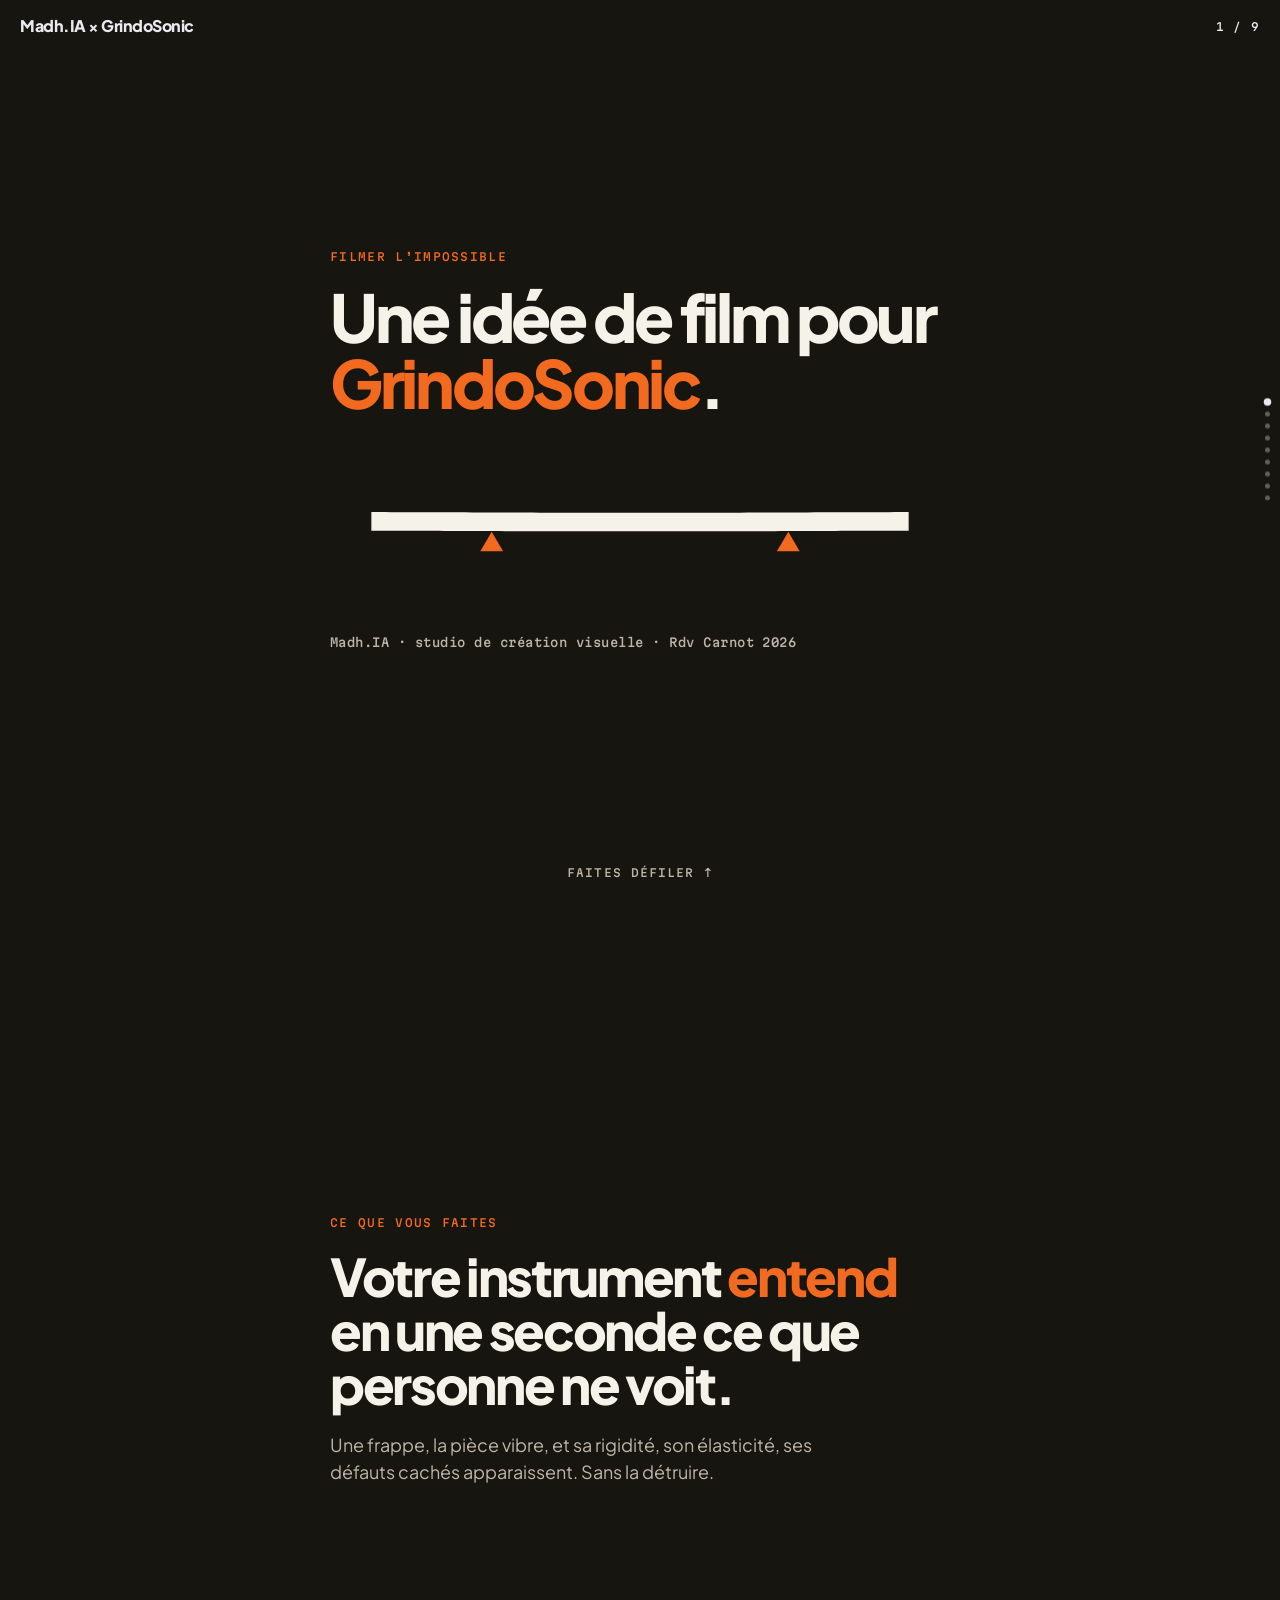
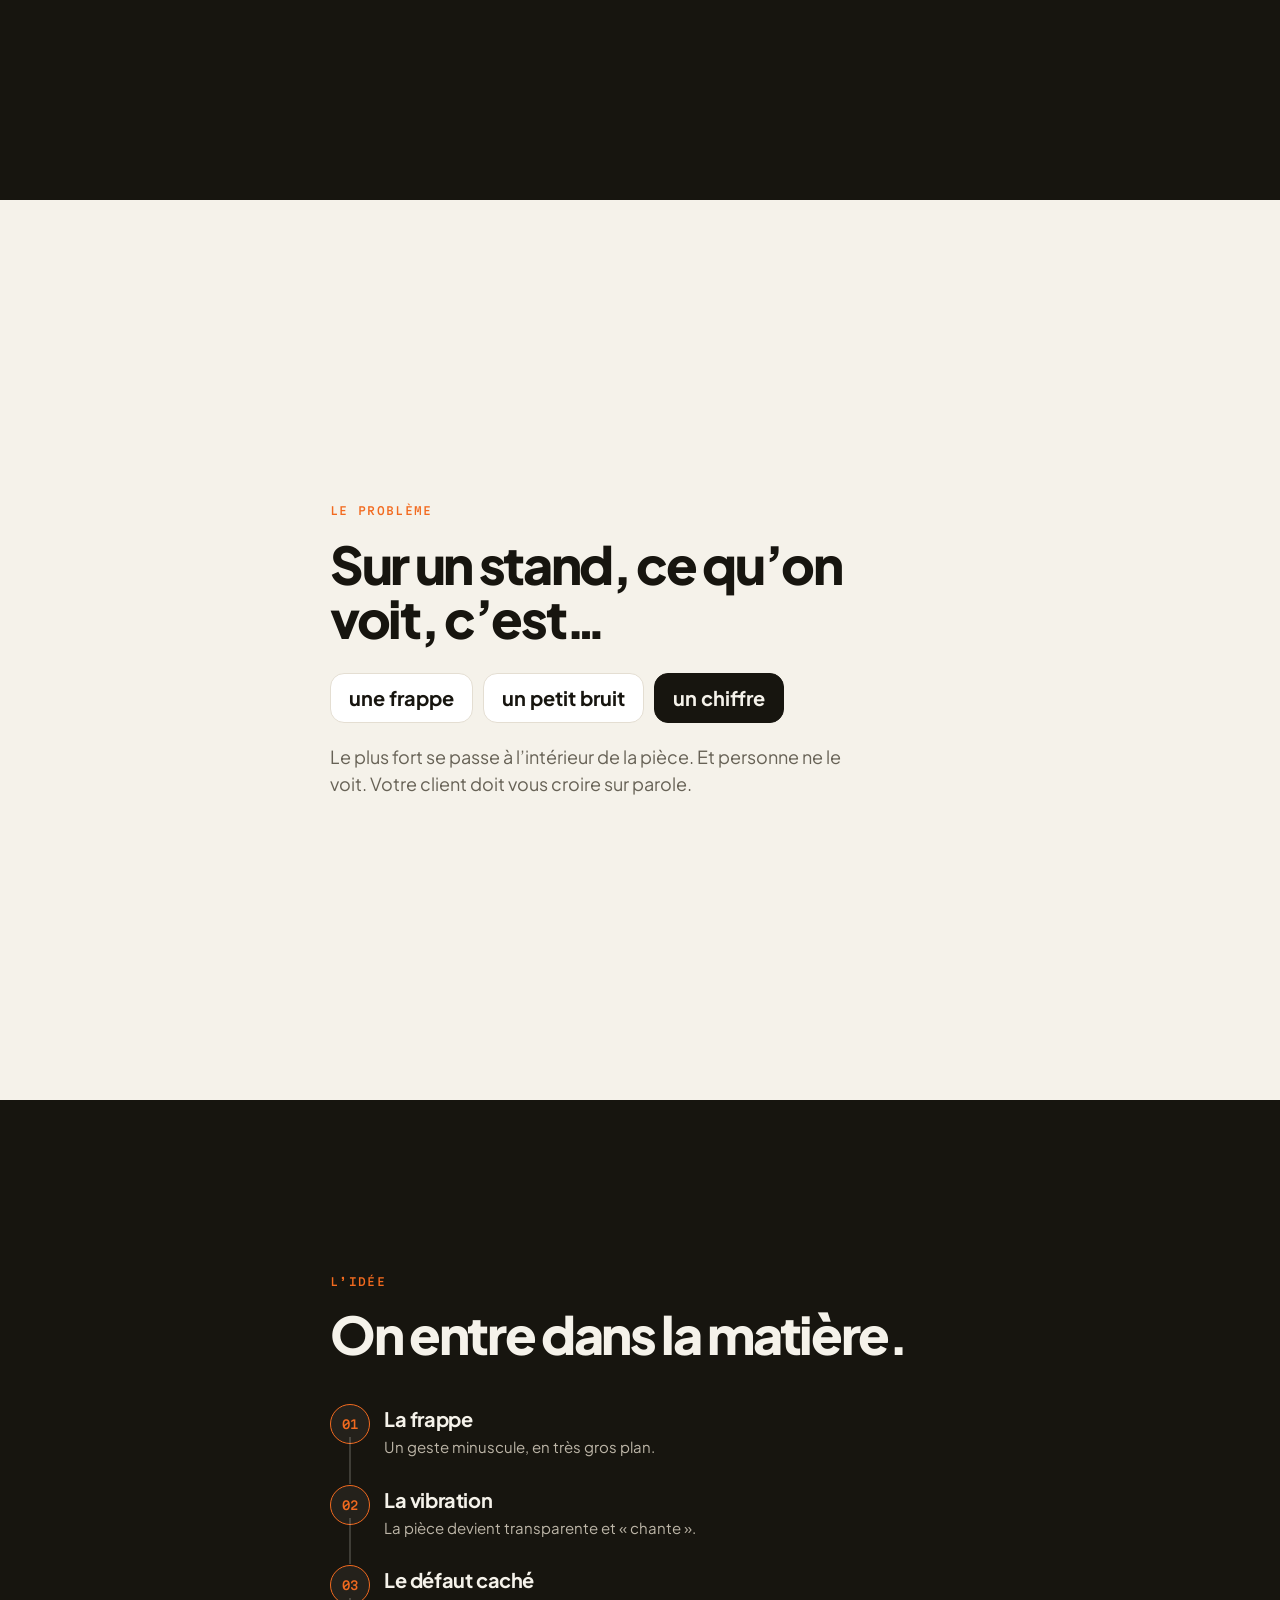
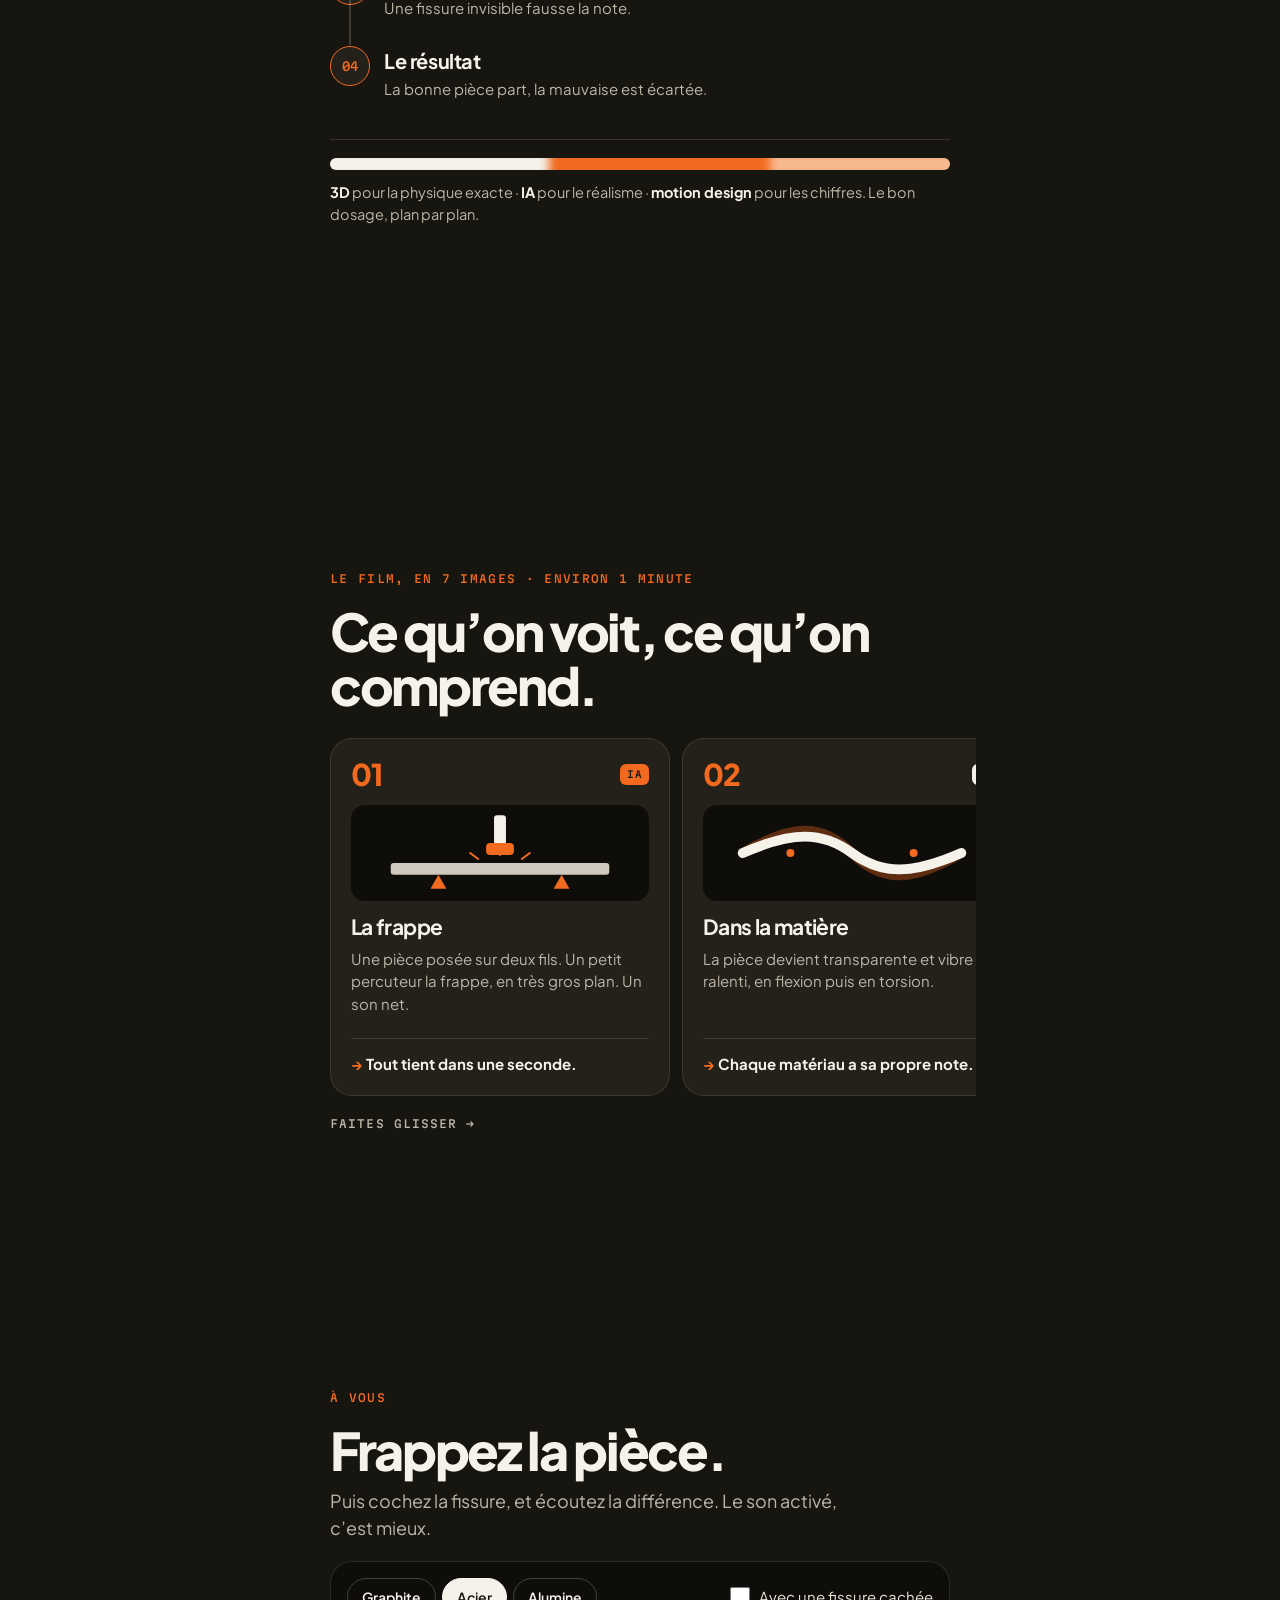
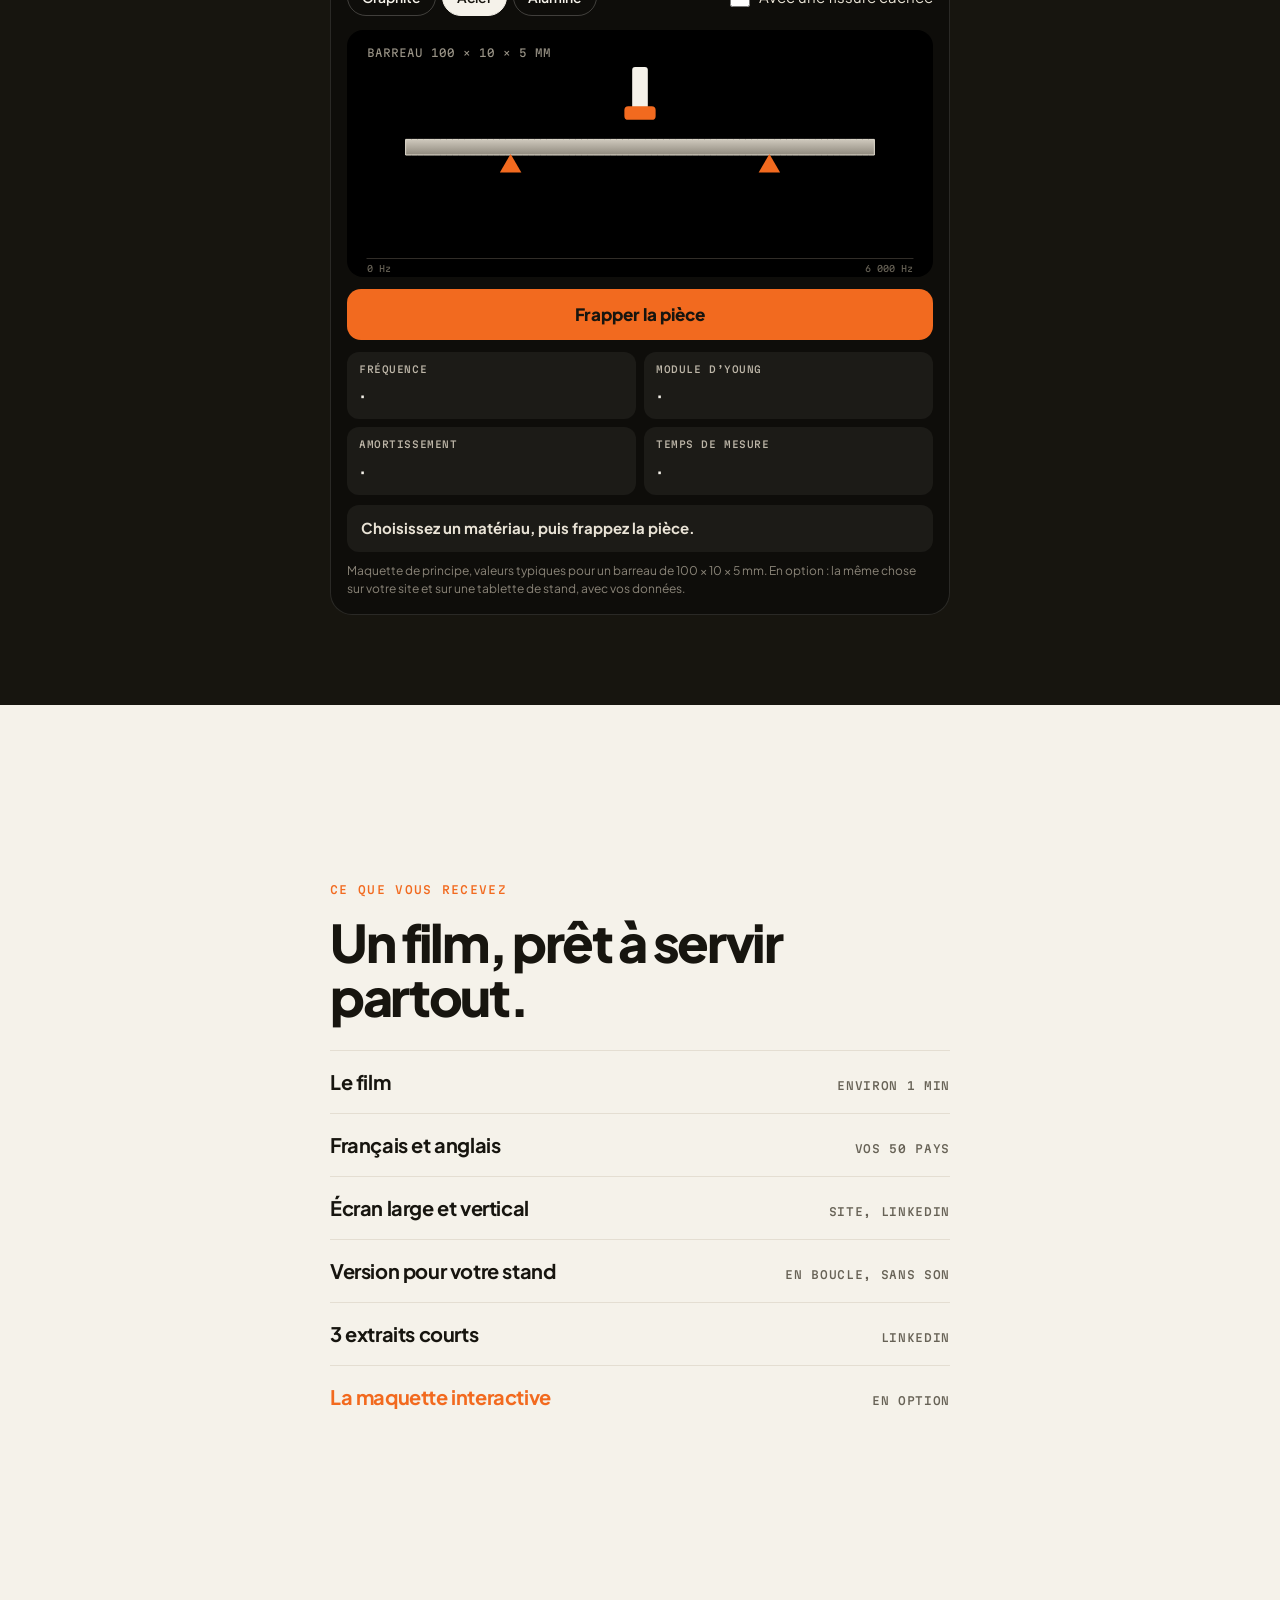
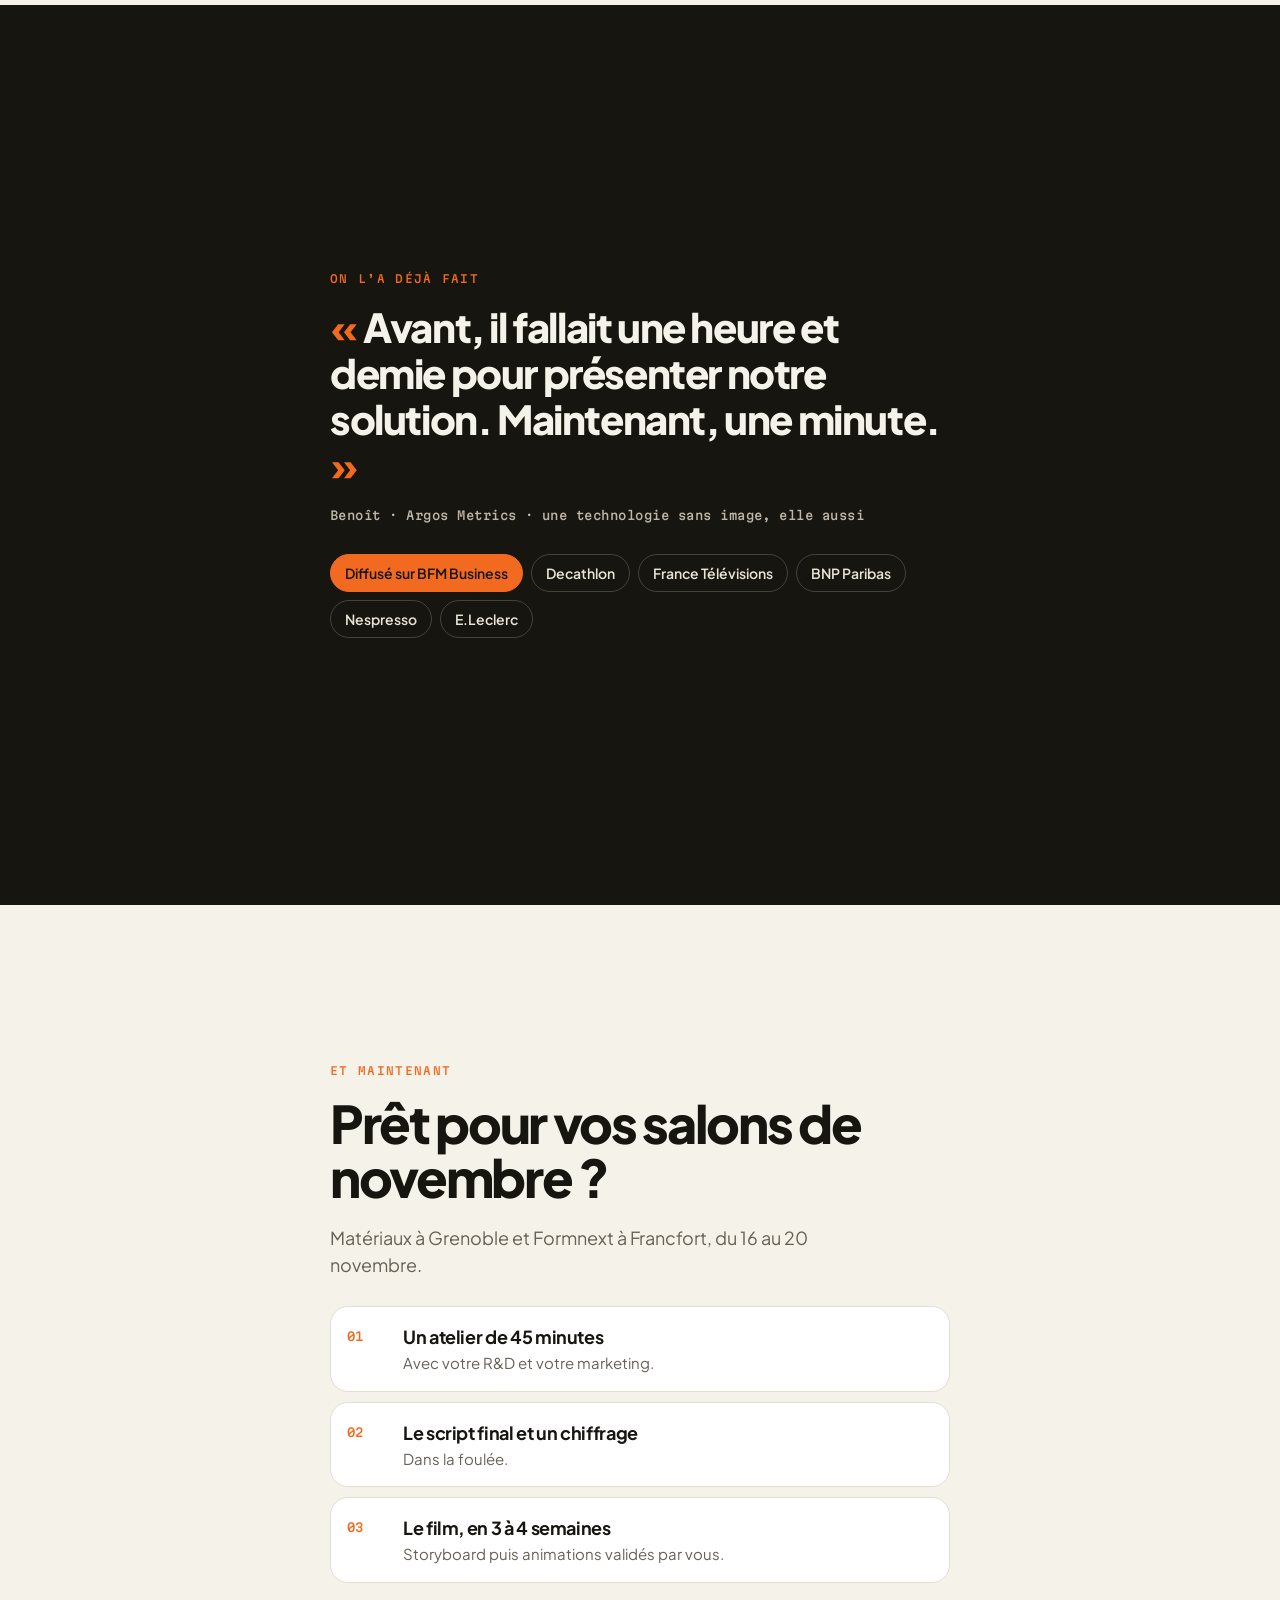
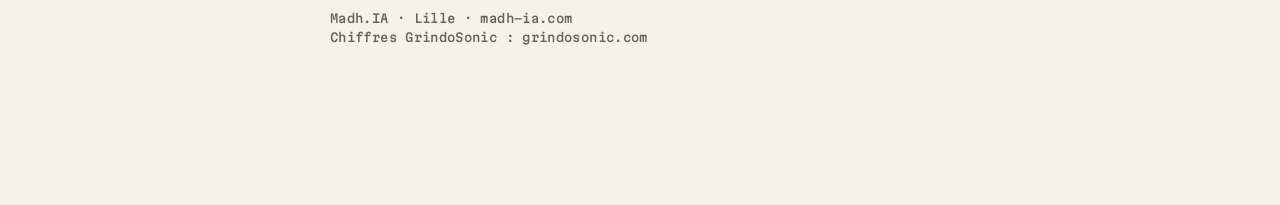
<file: grindosonic/index.html>
<!doctype html>
<html lang="fr">
<head>
<meta charset="utf-8">
<meta name="viewport" content="width=device-width, initial-scale=1, viewport-fit=cover">
<meta name="robots" content="noindex,nofollow">
<meta name="theme-color" content="#17150f">
<title>GrindoSonic · Filmer l’impossible</title>
<link rel="preconnect" href="https://fonts.googleapis.com">
<link rel="preconnect" href="https://fonts.gstatic.com" crossorigin>
<link href="https://fonts.googleapis.com/css2?family=Plus+Jakarta+Sans:wght@400;500;600;700;800&family=Martian+Mono:wght@400;500&display=swap" rel="stylesheet">
<link rel="stylesheet" href="../deck.css">
</head>
<body>
<div class="top" aria-hidden="true"><b>Madh.IA × GrindoSonic</b><span id="cpt">1 / 9</span></div>
<div class="dots" aria-hidden="true" id="dots"></div>

<!-- 1 -->
<section class="sl cover"><div class="in">
<p class="k">Filmer l’impossible</p>
<h1 class="h">Une idée de film pour <em>GrindoSonic</em>.</h1>
<svg id="cv" viewBox="0 0 600 170" aria-hidden="true"><path id="cbar" fill="#f5f2ea"/><polygon id="cs1" fill="#f26a1f"/><polygon id="cs2" fill="#f26a1f"/></svg>
<p class="who">Madh.IA · studio de création visuelle · Rdv Carnot 2026</p>
</div><p class="hint">Faites défiler ↑</p></section>

<!-- 2 -->
<section class="sl"><div class="in">
<p class="k">Ce que vous faites</p>
<p class="h2">Votre instrument <em>entend</em> en une seconde ce que personne ne voit.</p>
<p class="p">Une frappe, la pièce vibre, et sa rigidité, son élasticité, ses défauts cachés apparaissent. Sans la détruire.</p>
</div></section>

<!-- 3 -->
<section class="sl light"><div class="in">
<p class="k">Le problème</p>
<p class="h2">Sur un stand, ce qu’on voit, c’est…</p>
<div class="seen"><span>une frappe</span><span>un petit bruit</span><span class="x">un chiffre</span></div>
<p class="p">Le plus fort se passe à l’intérieur de la pièce. Et personne ne le voit. Votre client doit vous croire sur parole.</p>
</div></section>

<!-- 4 -->
<section class="sl"><div class="in">
<p class="k">L’idée</p>
<p class="h2">On entre dans la matière.</p>
<ol class="chain">
<li><b>01</b><div><strong>La frappe</strong><small>Un geste minuscule, en très gros plan.</small></div></li>
<li><b>02</b><div><strong>La vibration</strong><small>La pièce devient transparente et « chante ».</small></div></li>
<li><b>03</b><div><strong>Le défaut caché</strong><small>Une fissure invisible fausse la note.</small></div></li>
<li><b>04</b><div><strong>Le résultat</strong><small>La bonne pièce part, la mauvaise est écartée.</small></div></li>
</ol>
<div class="mix"><div class="mixbar" aria-hidden="true"><i></i></div>
<p><b>3D</b> pour la physique exacte · <b>IA</b> pour le réalisme · <b>motion design</b> pour les chiffres. Le bon dosage, plan par plan.</p></div>
</div></section>

<!-- 5 -->
<section class="sl"><div class="in">
<p class="k">Le film, en 7 images · environ 1 minute</p>
<p class="h2">Ce qu’on voit, ce qu’on comprend.</p>
<div class="sb">
<article class="fr"><div class="ft"><span class="n">01</span><div class="tools"><span class="t tia">IA</span></div></div>
<svg viewBox="0 0 300 96" aria-hidden="true"><rect x="40" y="58" width="220" height="12" rx="3" fill="#cfc9bd"/><polygon points="80,84 96,84 88,70" fill="#f26a1f"/><polygon points="204,84 220,84 212,70" fill="#f26a1f"/><rect x="144" y="10" width="12" height="30" rx="3" fill="#f5f2ea"/><rect x="136" y="38" width="28" height="12" rx="4" fill="#f26a1f"/><path d="M128 54 l-8-6 M172 54 l8-6 M150 50 v-4" stroke="#f26a1f" stroke-width="2" stroke-linecap="round"/></svg>
<h3>La frappe</h3><p class="see">Une pièce posée sur deux fils. Un petit percuteur la frappe, en très gros plan. Un son net.</p><p class="get">Tout tient dans une seconde.</p></article>

<article class="fr"><div class="ft"><span class="n">02</span><div class="tools"><span class="t t3d">3D</span></div></div>
<svg viewBox="0 0 300 96" aria-hidden="true"><path d="M40 48 C 90 18, 120 18, 150 48 S 210 78, 260 48" fill="none" stroke="#f26a1f" stroke-width="10" stroke-linecap="round" opacity=".35"/><path d="M40 48 C 90 26, 120 26, 150 48 S 210 70, 260 48" fill="none" stroke="#f5f2ea" stroke-width="10" stroke-linecap="round"/><circle cx="88" cy="48" r="4" fill="#f26a1f"/><circle cx="212" cy="48" r="4" fill="#f26a1f"/></svg>
<h3>Dans la matière</h3><p class="see">La pièce devient transparente et vibre au ralenti, en flexion puis en torsion.</p><p class="get">Chaque matériau a sa propre note.</p></article>

<article class="fr"><div class="ft"><span class="n">03</span><div class="tools"><span class="t tmo">Motion</span></div></div>
<svg viewBox="0 0 300 96" aria-hidden="true"><path d="M20 80 L80 80 Q100 80 108 60 Q116 14 124 60 Q132 80 150 80 L190 80 Q200 80 204 66 Q208 44 212 66 Q216 80 226 80 L280 80" fill="none" stroke="#f26a1f" stroke-width="3"/><text x="116" y="12" fill="#f5f2ea" font-family="Martian Mono, monospace" font-size="10" text-anchor="middle">E</text><text x="208" y="36" fill="#f5f2ea" font-family="Martian Mono, monospace" font-size="10" text-anchor="middle">G</text></svg>
<h3>La note devient des chiffres</h3><p class="see">La vibration devient une courbe, puis vos mesures : rigidité, élasticité, amortissement.</p><p class="get">C’est ce que GrindoSonic mesure.</p></article>

<article class="fr"><div class="ft"><span class="n">04</span><div class="tools"><span class="t t3d">3D</span><span class="t tia">IA</span></div></div>
<svg viewBox="0 0 300 96" aria-hidden="true"><rect x="36" y="34" width="100" height="28" rx="6" fill="#cfc9bd"/><rect x="164" y="34" width="100" height="28" rx="6" fill="#cfc9bd" opacity=".55"/><path d="M206 36 l6 8 -7 6 7 9" fill="none" stroke="#ff5a46" stroke-width="3" stroke-linejoin="round"/><circle cx="86" cy="80" r="5" fill="#46aa6e"/><circle cx="214" cy="80" r="5" fill="#ff5a46"/></svg>
<h3>Le défaut caché</h3><p class="see">Deux pièces identiques. L’une cache une fissure : sa note change, le voyant passe au rouge.</p><p class="get">Écartée, sans être détruite.</p></article>

<article class="fr"><div class="ft"><span class="n">05</span><div class="tools"><span class="t tia">IA</span></div></div>
<svg viewBox="0 0 300 96" aria-hidden="true"><path d="M30 80 V44 l30 -16 v16 l30 -16 v16 l30 -16 V80 Z" fill="none" stroke="#f5f2ea" stroke-width="3" stroke-linejoin="round"/><rect x="150" y="40" width="40" height="40" rx="4" fill="none" stroke="#f26a1f" stroke-width="3"/><rect x="160" y="54" width="20" height="10" rx="2" fill="#f26a1f"/><circle cx="240" cy="60" r="20" fill="none" stroke="#f5f2ea" stroke-width="3"/><circle cx="240" cy="60" r="6" fill="#f5f2ea"/></svg>
<h3>Partout</h3><p class="see">Le laboratoire, le four, la fonderie, les pièces imprimées en 3D, les meules.</p><p class="get">De la R&amp;D à la production.</p></article>

<article class="fr"><div class="ft"><span class="n">06</span><div class="tools"><span class="t tia">IA</span><span class="t tmo">Motion</span></div></div>
<svg viewBox="0 0 300 96" aria-hidden="true"><rect x="10" y="62" width="280" height="8" rx="4" fill="#34302a"/><g fill="#cfc9bd"><rect x="22" y="44" width="30" height="16" rx="3"/><rect x="72" y="44" width="30" height="16" rx="3"/><rect x="122" y="44" width="30" height="16" rx="3"/><rect x="222" y="44" width="30" height="16" rx="3"/></g><rect x="172" y="22" width="30" height="16" rx="3" fill="#ff5a46"/><path d="M178 44 l10 -4" stroke="#ff5a46" stroke-width="2"/><rect x="118" y="10" width="38" height="14" rx="3" fill="#f26a1f"/></svg>
<h3>La ligne de production</h3><p class="see">Chaque pièce testée en moins de 3 secondes. La mauvaise sort avant l’expédition.</p><p class="get">Tout tester coûte moins cher qu’un défaut.</p></article>

<article class="fr last"><div class="ft"><span class="n">07</span><div class="tools"><span class="t t3d">Motion</span></div></div>
<svg viewBox="0 0 300 96" aria-hidden="true"><text x="150" y="44" fill="#17150f" font-family="Plus Jakarta Sans, sans-serif" font-weight="800" font-size="24" text-anchor="middle">GrindoSonic</text><text x="150" y="72" fill="#17150f" font-family="Martian Mono, monospace" font-size="10" text-anchor="middle">1 700 SYSTÈMES · 50 PAYS · 60 ANS</text></svg>
<h3>La signature</h3><p class="see">Retour à la frappe du début. Votre logo, vos chiffres.</p><p class="get">« Entendez ce que vos matériaux ne montrent pas. »</p></article>
</div>
<p class="swipe">Faites glisser →</p>
</div></section>

<!-- 6 -->
<section class="sl" id="demo"><div class="in">
<p class="k">À vous</p>
<p class="h2">Frappez la pièce.</p>
<p class="p" style="margin-top:10px">Puis cochez la fissure, et écoutez la différence. Le son activé, c’est mieux.</p>
<div class="demo">
<div class="dtop">
<div aria-label="Matériau" class="chips" role="group">
<button aria-pressed="false" class="chip" data-m="graphite" type="button">Graphite</button>
<button aria-pressed="true" class="chip" data-m="acier" type="button">Acier</button>
<button aria-pressed="false" class="chip" data-m="alumine" type="button">Alumine</button>
</div>
<label class="sw"><input id="fis" type="checkbox"> Avec une fissure cachée</label>
</div>
<div class="stage">
<svg aria-label="Barreau posé sur deux appuis, frappé en son centre" id="sv" role="img" viewBox="0 0 600 252">
<defs><linearGradient id="gb" x1="0" x2="0" y1="0" y2="1"><stop offset="0" stop-color="#cfc9bd"/><stop offset="1" stop-color="#8f897d"/></linearGradient></defs>
<text fill="#9a9487" font-family="Martian Mono, monospace" font-size="11" x="20" y="28">BARREAU 100 × 10 × 5 MM</text>
<path fill="url(#gb)" id="bar" stroke="#e9e3d6" stroke-width="1"/>
<path d="" fill="none" id="crack" opacity="0" stroke="#ff5a46" stroke-linejoin="round" stroke-width="2.4"/>
<polygon fill="#f26a1f" id="s1" points=""/><polygon fill="#f26a1f" id="s2" points=""/>
<g id="ham"><rect fill="#f5f2ea" height="44" rx="3" width="16" x="292" y="0"/><rect fill="#f26a1f" height="14" rx="4" width="32" x="284" y="40"/></g>
<polyline fill="none" id="sp" points="" stroke="#f26a1f" stroke-width="2"/>
<line stroke="#34302a" x1="20" x2="580" y1="234" y2="234"/>
<text fill="#676256" font-family="Martian Mono, monospace" font-size="9" x="20" y="248">0 Hz</text>
<text fill="#676256" font-family="Martian Mono, monospace" font-size="9" text-anchor="end" x="580" y="248">6 000 Hz</text>
<text fill="#f5f2ea" font-family="Martian Mono, monospace" font-size="10" id="pk" text-anchor="middle" x="0" y="0"></text>
</svg>
<button aria-label="Frapper la pièce" class="hit" type="button"></button>
</div>
<button class="go" id="go" type="button">Frapper la pièce</button>
<div class="out">
<div><span>Fréquence</span><b id="o-f">·</b></div>
<div><span>Module d’Young</span><b id="o-e">·</b></div>
<div><span>Amortissement</span><b id="o-q">·</b></div>
<div><span>Temps de mesure</span><b id="o-t">·</b></div>
</div>
<p class="verdict" id="vd">Choisissez un matériau, puis frappez la pièce.</p>
<p class="note">Maquette de principe, valeurs typiques pour un barreau de 100 × 10 × 5 mm. En option : la même chose sur votre site et sur une tablette de stand, avec vos données.</p>
</div>
</div></section>

<!-- 7 -->
<section class="sl light"><div class="in">
<p class="k">Ce que vous recevez</p>
<p class="h2">Un film, prêt à servir partout.</p>
<ul class="liv">
<li>Le film<span>environ 1 min</span></li>
<li>Français et anglais<span>vos 50 pays</span></li>
<li>Écran large et vertical<span>site, LinkedIn</span></li>
<li>Version pour votre stand<span>en boucle, sans son</span></li>
<li>3 extraits courts<span>LinkedIn</span></li>
<li class="opt">La maquette interactive<span>en option</span></li>
</ul>
</div></section>

<!-- 8 -->
<section class="sl"><div class="in">
<p class="k">On l’a déjà fait</p>
<p class="q">Avant, il fallait une heure et demie pour présenter notre solution. Maintenant, une minute.</p>
<p class="by">Benoît · Argos Metrics · une technologie sans image, elle aussi</p>
<div class="proof"><span class="o">Diffusé sur BFM Business</span><span>Decathlon</span><span>France Télévisions</span><span>BNP Paribas</span><span>Nespresso</span><span>E.Leclerc</span></div>
</div></section>

<!-- 9 -->
<section class="sl light"><div class="in">
<p class="k">Et maintenant</p>
<p class="h2">Prêt pour vos salons de novembre ?</p>
<p class="p">Matériaux à Grenoble et Formnext à Francfort, du 16 au 20 novembre.</p>
<div class="next">
<div><b>01</b><span><strong>Un atelier de 45 minutes</strong><small>Avec votre R&amp;D et votre marketing.</small></span></div>
<div><b>02</b><span><strong>Le script final et un chiffrage</strong><small>Dans la foulée.</small></span></div>
<div><b>03</b><span><strong>Le film, en 3 à 4 semaines</strong><small>Storyboard puis animations validés par vous.</small></span></div>
</div>
<p class="end">Madh.IA · Lille · madh-ia.com<br>Chiffres GrindoSonic : grindosonic.com</p>
</div></section>

<script src="../deck.js"></script>
<script>
(function(){
  var calme=window.matchMedia&&matchMedia('(prefers-reduced-motion: reduce)').matches;
  var B=4.730,S=0.9825;
  function phi(u){var x=B*u;return (Math.cosh(x)+Math.cos(x))-S*(Math.sinh(x)+Math.sin(x));}
  var p0=phi(0),pm=phi(.5),mid=(p0+phi(1))/2;
  function shape(u){return (phi(u)-mid)/(pm-mid);}
  function barPath(X0,X1,Y,H,a){var top=[],bot=[],N=80;for(var i=0;i<=N;i++){var u=i/N,x=X0+(X1-X0)*u,dy=a*shape(u);top.push(x.toFixed(1)+','+(Y-H/2+dy).toFixed(1));bot.unshift(x.toFixed(1)+','+(Y+H/2+dy).toFixed(1));}return 'M'+top.join(' L')+' L'+bot.join(' L')+' Z';}
  function sup(X0,X1,Y,H,u){var n=X0+(X1-X0)*u;return (n-11)+','+(Y+H/2+20)+' '+(n+11)+','+(Y+H/2+20)+' '+n+','+(Y+H/2+1);}
  (function(){
    var X0=40,X1=560,Y=70,H=18,c=document.getElementById('cbar');
    document.getElementById('cs1').setAttribute('points',sup(X0,X1,Y,H,.224));
    document.getElementById('cs2').setAttribute('points',sup(X0,X1,Y,H,.776));
    if(calme){c.setAttribute('d',barPath(X0,X1,Y,H,0));return;}
    var t0=performance.now();
    (function loop(now){var t=((now-t0)/1000)%2.4;c.setAttribute('d',barPath(X0,X1,Y,H,22*Math.exp(-t/0.55)*Math.sin(2*Math.PI*7*t)));requestAnimationFrame(loop);})(t0);
  })();
  var M={graphite:{E:10e9,rho:1800,tau:.18},acier:{E:210e9,rho:7850,tau:.7},alumine:{E:380e9,rho:3950,tau:.45}};
  var cur='acier',crack=false,t0=-1,raf=0,actx=null;
  var $=function(id){return document.getElementById(id)};
  var X0=60,X1=540,Y=120,H=16;
  function freq(m){var f=0.5097*Math.sqrt(M[m].E/M[m].rho);return crack?f*0.97:f;}
  function drawBar(a){
    $('bar').setAttribute('d',barPath(X0,X1,Y,H,a));
    $('s1').setAttribute('points',sup(X0,X1,Y,H-4,.224));$('s2').setAttribute('points',sup(X0,X1,Y,H-4,.776));
    var cx=X0+(X1-X0)*0.62,dy=a*shape(0.62);
    $('crack').setAttribute('d','M'+cx+','+(Y-H/2+3+dy)+' l4,4 l-5,3 l4,5');
    $('crack').setAttribute('opacity',crack?1:0);
  }
  function drawSpec(f,show){
    if(!show){$('sp').setAttribute('points','');$('pk').textContent='';return;}
    var q=M[cur].tau*(crack?.25:1),w=Math.max(18,260/(q*60)),pts=[];
    for(var i=0;i<=140;i++){var fx=6000*i/140,x=20+560*i/140,g=w*w/((fx-f)*(fx-f)+w*w);pts.push(x.toFixed(1)+','+(232-58*g).toFixed(1));}
    $('sp').setAttribute('points',pts.join(' '));
    var px=20+560*f/6000;$('pk').setAttribute('x',Math.min(560,Math.max(40,px)));$('pk').setAttribute('y',166);
    $('pk').textContent=Math.round(f).toLocaleString('fr-FR')+' Hz';
  }
  function son(f,tau){
    try{
      actx=actx||new (window.AudioContext||window.webkitAudioContext)();
      if(actx.state==='suspended')actx.resume();
      var t=actx.currentTime,o=actx.createOscillator(),g=actx.createGain();
      o.type='sine';o.frequency.value=f;g.gain.setValueAtTime(.0001,t);g.gain.exponentialRampToValueAtTime(.16,t+.004);
      g.gain.exponentialRampToValueAtTime(.0001,t+Math.max(.08,tau*2.2));o.connect(g);g.connect(actx.destination);o.start(t);o.stop(t+tau*2.4);
      if(crack){var o2=actx.createOscillator(),g2=actx.createGain();o2.type='triangle';o2.frequency.value=f*1.013;g2.gain.setValueAtTime(.05,t);g2.gain.exponentialRampToValueAtTime(.0001,t+tau);o2.connect(g2);g2.connect(actx.destination);o2.start(t);o2.stop(t+tau*1.2);}
    }catch(e){}
  }
  function resultats(f){
    var E=M[cur].E*(crack?0.94:1);
    $('o-f').textContent=Math.round(f).toLocaleString('fr-FR')+' Hz';
    $('o-e').textContent=Math.round(E/1e9).toLocaleString('fr-FR')+' GPa';
    $('o-q').textContent=crack?'× 4':'Normal';
    $('o-t').textContent='< 1 s';
    var v=$('vd');
    if(crack){v.className='verdict ko';v.textContent='Note décalée de 3 %, amortissement multiplié par 4 : pièce à écarter, sans l’avoir détruite.';}
    else{v.className='verdict ok';v.textContent='Note conforme : pièce saine. Rien n’a été abîmé pour le savoir.';}
  }
  function frappe(){
    var f=freq(cur),tau=M[cur].tau*(crack?.25:1);
    son(f,tau);resultats(f);
    if(calme){drawBar(0);drawSpec(f,true);return;}
    t0=performance.now();cancelAnimationFrame(raf);
    (function loop(now){
      var t=(now-t0)/1000;
      var k=t<.06?t/.06:(t<.16?1-(t-.06)/.1:0);
      $('ham').setAttribute('transform','translate(0,'+(38+20*k)+')');
      var a=t<.05?0:16*Math.exp(-(t-.05)/(tau*2.2))*Math.sin(2*Math.PI*11*(t-.05));
      drawBar(a);drawSpec(f,t>.12);
      if(t<tau*5+.4)raf=requestAnimationFrame(loop);else drawBar(0);
    })(t0);
  }
  [].slice.call(document.querySelectorAll('.chip')).forEach(function(b){b.addEventListener('click',function(){
    cur=b.dataset.m;[].slice.call(document.querySelectorAll('.chip')).forEach(function(x){x.setAttribute('aria-pressed',x===b)});frappe();});});
  $('fis').addEventListener('change',function(){crack=this.checked;drawBar(0);frappe();});
  $('go').addEventListener('click',frappe);
  document.querySelector('.hit').addEventListener('click',frappe);
  $('ham').setAttribute('transform','translate(0,38)');
  drawBar(0);
})();
</script>
</body>
</html>
</file>
<file: deck.css>
/* Présentations « Filmer l'impossible » à montrer sur téléphone, en face à face : un message par écran. */
:root{--ink:#17150f;--ink2:#24211b;--ink3:#0e0d0a;--bg:#f5f2ea;--paper:#fbf9f4;--mute:#676256;--soft:#bdb6a8;--line:#e4ded2;--acc:#f26a1f;--red:#ff5a46;--sans:'Plus Jakarta Sans',system-ui,-apple-system,'Segoe UI',sans-serif;--mono:'Martian Mono',ui-monospace,Consolas,monospace}
*{box-sizing:border-box;margin:0}
html{scroll-snap-type:y mandatory;-webkit-text-size-adjust:100%}
body{background:var(--ink);color:var(--bg);font:400 17px/1.5 var(--sans);-webkit-font-smoothing:antialiased}
.top{position:fixed;top:0;left:0;right:0;z-index:20;display:flex;justify-content:space-between;align-items:center;padding:calc(14px + env(safe-area-inset-top)) 20px 14px;color:#fff;mix-blend-mode:difference;pointer-events:none}
.top b{font-weight:800;letter-spacing:-.03em;font-size:16px}
.top span{font:500 11px/1 var(--mono);letter-spacing:.08em}
.dots{position:fixed;right:10px;top:50%;transform:translateY(-50%);z-index:20;display:grid;gap:7px;mix-blend-mode:difference}
.dots i{display:block;width:5px;height:5px;border-radius:50%;background:#fff;opacity:.35;transition:opacity .3s,transform .3s}
.dots i.on{opacity:1;transform:scale(1.5)}
.sl{min-height:100vh;min-height:100svh;scroll-snap-align:start;display:flex;flex-direction:column;justify-content:center;padding:84px 26px 70px;position:relative;overflow:hidden}
.sl.light{background:var(--bg);color:var(--ink)}
.in{max-width:620px;margin:0 auto;width:100%}
.k{font:500 11px/1.4 var(--mono);letter-spacing:.12em;text-transform:uppercase;color:var(--acc);margin-bottom:18px}
.h{font-size:clamp(36px,10vw,66px);line-height:1;letter-spacing:-.05em;font-weight:800}
.h em,.h2 em{font-style:normal;color:var(--acc)}
.h2{font-size:clamp(30px,8vw,52px);line-height:1.04;letter-spacing:-.045em;font-weight:800}
.p{font-size:18px;line-height:1.5;color:var(--soft);margin-top:20px;max-width:30em}
.light .p{color:var(--mute)}
.hint{position:absolute;left:0;right:0;bottom:calc(22px + env(safe-area-inset-bottom));text-align:center;font:500 11px/1 var(--mono);letter-spacing:.1em;text-transform:uppercase;color:var(--soft);animation:hint 2.4s ease-in-out infinite}
@keyframes hint{0%,100%{transform:translateY(0);opacity:.6}50%{transform:translateY(-6px);opacity:1}}
.cover svg,.cover canvas{width:100%;height:auto;display:block;margin:34px 0 8px}
.cover .who{font:500 12px/1.5 var(--mono);color:var(--soft);letter-spacing:.04em}
.seen{display:flex;gap:10px;margin-top:28px;flex-wrap:wrap}
.seen span{font:700 20px/1 var(--sans);padding:14px 18px;border-radius:14px;background:#fff;border:1px solid var(--line)}
.seen span.x{background:var(--ink);color:var(--bg);border-color:var(--ink)}
.chain{list-style:none;padding:0;margin-top:30px}
.chain li{display:grid;grid-template-columns:40px minmax(0,1fr);gap:14px;padding:13px 0;position:relative}
.chain li:not(:last-child):after{content:"";position:absolute;left:19px;top:46px;bottom:-12px;width:2px;background:rgba(245,242,234,.18)}
.chain b{display:grid;place-items:center;width:40px;height:40px;border-radius:50%;background:var(--ink2);border:1.5px solid var(--acc);font:500 12px/1 var(--mono);color:var(--acc)}
.chain strong{display:block;font-size:20px;letter-spacing:-.02em}
.chain small{display:block;color:var(--soft);font-size:15px;margin-top:2px}
.mix{margin-top:26px;padding-top:18px;border-top:1px solid rgba(245,242,234,.14)}
.mixbar{height:12px;border-radius:99px;overflow:hidden;position:relative;background:rgba(245,242,234,.1);margin-bottom:12px}
.mixbar i{position:absolute;inset:-8px -14px;display:block;filter:blur(5px);background:linear-gradient(90deg,#f5f2ea 0 36%,#f26a1f 36% 70%,#f7b98f 70%)}
.mix p{font-size:14.5px;color:var(--soft)}.mix p b{color:var(--bg)}
.sb{display:flex;overflow-x:auto;scroll-snap-type:x mandatory;gap:12px;margin:26px -26px 0;padding:0 26px 10px;scrollbar-width:none}
.sb::-webkit-scrollbar{display:none}
.fr{flex:0 0 84%;max-width:400px;scroll-snap-align:center;background:var(--ink2);border:1px solid rgba(245,242,234,.1);border-radius:22px;padding:20px;display:flex;flex-direction:column}
.fr .ft{display:flex;justify-content:space-between;align-items:center}
.fr .n{font:800 30px/1 var(--sans);letter-spacing:-.04em;color:var(--acc)}
.tools{display:flex;gap:5px}
.t{font:500 9.5px/1 var(--mono);letter-spacing:.05em;text-transform:uppercase;padding:6px 7px;border-radius:6px}
.t3d{background:var(--bg);color:var(--ink)}.tia{background:var(--acc);color:var(--ink)}.tmo{background:#f7d4bd;color:var(--ink)}
.fr svg{display:block;width:100%;height:96px;margin:16px 0 14px;border-radius:14px;background:var(--ink3)}
.fr h3{font-size:21px;letter-spacing:-.03em;line-height:1.15}
.fr .see{font-size:15px;color:var(--soft);margin-top:8px}
.fr .get{margin-top:auto;padding-top:14px;font-size:15px;font-weight:700;color:var(--bg);border-top:1px solid rgba(245,242,234,.12)}
.fr .get:before{content:"→ ";color:var(--acc)}
.fr.last{background:var(--acc);color:var(--ink);border-color:var(--acc)}
.fr.last .n{color:var(--ink)}.fr.last .see{color:#3a2414}.fr.last .get{color:var(--ink);border-color:rgba(23,21,15,.2)}.fr.last .get:before{color:var(--ink)}.fr.last svg{background:rgba(23,21,15,.12)}
.swipe{margin-top:12px;font:500 11px/1 var(--mono);letter-spacing:.1em;text-transform:uppercase;color:var(--soft)}
.demo{margin-top:20px;background:var(--ink3);border:1px solid rgba(245,242,234,.12);border-radius:22px;padding:16px}
.dtop{display:flex;flex-wrap:wrap;gap:10px;align-items:center;justify-content:space-between}
.chips{display:flex;flex-wrap:wrap;gap:6px}
.chip{font:600 14px/1 var(--sans);padding:11px 14px;border-radius:999px;border:1px solid rgba(245,242,234,.22);background:transparent;color:var(--bg);cursor:pointer}
.chip[aria-pressed="true"]{background:var(--bg);color:var(--ink);border-color:var(--bg)}
.sw{display:inline-flex;align-items:center;gap:9px;font-size:15px;cursor:pointer;color:#e9e3d6}
.sw input{width:20px;height:20px;accent-color:var(--red)}
.field{width:100%;margin-top:12px;padding:14px 16px;border-radius:14px;border:1px solid rgba(245,242,234,.22);background:rgba(245,242,234,.06);color:var(--bg);font:700 20px/1 var(--sans);letter-spacing:.02em}
.stage{margin-top:14px;border-radius:16px;background:#000;position:relative;overflow:hidden}
.stage svg,.stage canvas{display:block;width:100%;height:auto}
.hit{position:absolute;inset:0;width:100%;height:100%;background:transparent;border:0;cursor:pointer}
.go{display:block;width:100%;margin-top:12px;padding:17px;border-radius:14px;border:0;background:var(--acc);color:var(--ink);font:800 17px/1 var(--sans);cursor:pointer}
.out{display:grid;grid-template-columns:repeat(2,minmax(0,1fr));gap:8px;margin-top:12px}
.out div{background:rgba(245,242,234,.06);border-radius:12px;padding:11px 12px}
.out span{display:block;font:500 9.5px/1.3 var(--mono);letter-spacing:.06em;text-transform:uppercase;color:var(--soft)}
.out b{display:block;font-size:19px;letter-spacing:-.02em;margin-top:5px;white-space:nowrap}
.verdict{margin-top:10px;padding:12px 14px;border-radius:12px;font-weight:700;font-size:15px;background:rgba(245,242,234,.06);color:#e9e3d6}
.verdict.ok{background:rgba(70,170,110,.18);color:#bfe8cd}
.verdict.ko{background:rgba(217,58,43,.24);color:#ffc9c2}
.note{margin-top:10px;font-size:12px;color:#8a8478}
.liv{list-style:none;padding:0;margin-top:26px}
.liv li{display:flex;justify-content:space-between;gap:16px;align-items:baseline;padding:16px 0;border-top:1px solid var(--line);font-size:20px;font-weight:700;letter-spacing:-.02em}
.liv li span{font:500 11px/1.3 var(--mono);letter-spacing:.06em;text-transform:uppercase;color:var(--mute);text-align:right;flex:none}
.liv li.opt{color:var(--acc)}
.q{font-size:clamp(26px,7vw,40px);line-height:1.15;letter-spacing:-.035em;font-weight:800}
.q:before{content:"« ";color:var(--acc)}.q:after{content:" »";color:var(--acc)}
.by{margin-top:18px;font:500 12px/1.5 var(--mono);color:var(--soft);letter-spacing:.04em}
.proof{display:flex;flex-wrap:wrap;gap:8px;margin-top:30px}
.proof span{font:600 14px/1 var(--sans);padding:11px 14px;border-radius:999px;border:1px solid rgba(245,242,234,.2);color:#e9e3d6}
.proof span.o{background:var(--acc);border-color:var(--acc);color:var(--ink)}
.next{margin-top:28px;display:grid;gap:10px}
.next div{display:grid;grid-template-columns:44px minmax(0,1fr);gap:12px;align-items:start;background:#fff;border:1px solid var(--line);border-radius:18px;padding:16px}
.next b{font:500 12px/2.2 var(--mono);color:var(--acc)}
.next strong{display:block;font-size:18px;letter-spacing:-.02em}
.next small{display:block;color:var(--mute);font-size:15px;margin-top:2px}
.end{margin-top:26px;font:500 12px/1.6 var(--mono);color:var(--mute);letter-spacing:.03em}
@media (min-width:900px){.sl{padding:90px 60px}.fr{flex-basis:340px}}
@media (prefers-reduced-motion:reduce){.hint{animation:none}html{scroll-snap-type:none}}
</file>
